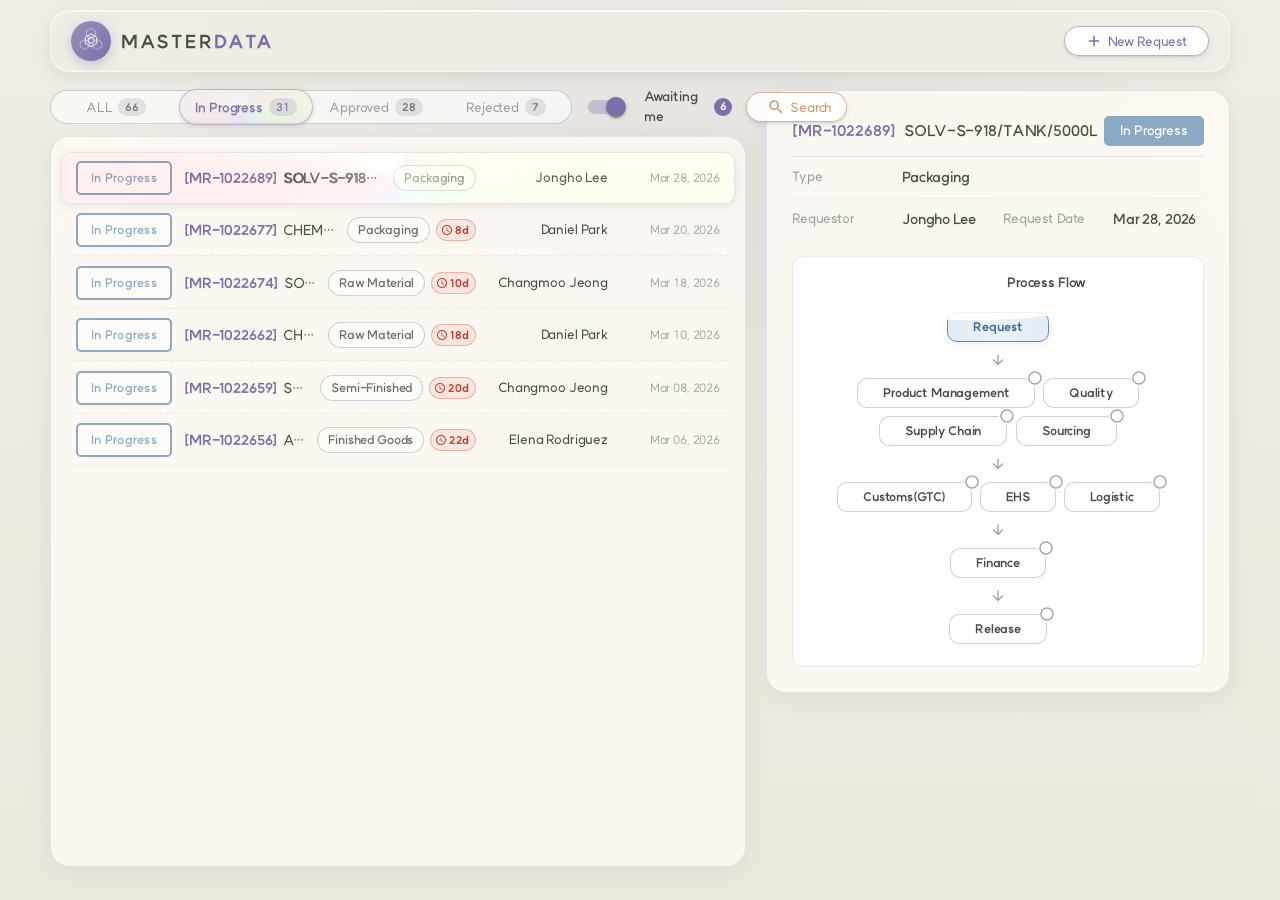
<file: index.html>
<!DOCTYPE html>
<html lang="ko">
<head>
<meta charset="UTF-8">
<meta name="viewport" content="width=device-width, initial-scale=1.0">
<title>Master Data — Overview</title>

<link rel="stylesheet" href="https://cdnjs.cloudflare.com/ajax/libs/materialize/1.0.0/css/materialize.min.css">
<link rel="stylesheet" href="https://fonts.googleapis.com/icon?family=Material+Icons">
<link rel="stylesheet" href="https://cdnjs.cloudflare.com/ajax/libs/animate.css/4.1.1/animate.min.css">
<link rel="icon" type="image/svg+xml" href="favicon.svg">
<link rel="stylesheet" href="css/common.css">
</head>
<body>

<div class="splash" id="splash">
  <div class="splash-logo">
    <svg viewBox="0 0 40 40" fill="none">
      <defs><linearGradient id="splGrad" x1="0%" y1="0%" x2="100%" y2="100%"><stop offset="0%" stop-color="#fff" stop-opacity="1"/><stop offset="100%" stop-color="#d8d0e8" stop-opacity="0.9"/></linearGradient></defs>
      <polygon class="hex" points="20,10 28,14.5 28,23.5 20,28 12,23.5 12,14.5"/>
      <polygon class="hex-fill hex-a" points="20,10 28,14.5 28,23.5 20,28 12,23.5 12,14.5" fill="#fff"/>
      <polygon class="hex" points="20,2 26.5,5.8 26.5,12.2 20,16 13.5,12.2 13.5,5.8"/>
      <polygon class="hex-fill hex-b" points="20,2 26.5,5.8 26.5,12.2 20,16 13.5,12.2 13.5,5.8" fill="#D4CC82"/>
      <polygon class="hex" points="29,18 35.5,21.8 35.5,28.2 29,32 22.5,28.2 22.5,21.8"/>
      <polygon class="hex-fill hex-c" points="29,18 35.5,21.8 35.5,28.2 29,32 22.5,28.2 22.5,21.8" fill="#8BA8C4"/>
      <polygon class="hex" points="11,18 17.5,21.8 17.5,28.2 11,32 4.5,28.2 4.5,21.8"/>
      <polygon class="hex-fill hex-b" points="11,18 17.5,21.8 17.5,28.2 11,32 4.5,28.2 4.5,21.8" fill="#A8C8B4"/>
      <polygon class="hex-core-ring" points="20,10 28,14.5 28,23.5 20,28 12,23.5 12,14.5"/>
      <circle cx="20" cy="19" r="5" fill="url(#splGrad)" opacity="0.95"/>
      <circle cx="20" cy="19" r="3" fill="#7E6FA8" opacity="0.9"/>
      <circle cx="18.5" cy="17.5" r="1.3" fill="#fff" opacity="0.45"/>
      <circle class="hex-dot hex-dot-1" cx="20" cy="10" r="1.2"/>
      <circle class="hex-dot hex-dot-2" cx="28" cy="14.5" r="1.2"/>
      <circle class="hex-dot hex-dot-3" cx="28" cy="23.5" r="1.2"/>
      <circle class="hex-dot hex-dot-4" cx="12" cy="14.5" r="1.2"/>
      <circle class="hex-dot hex-dot-5" cx="12" cy="23.5" r="1.2"/>
    </svg>
  </div>
  <div class="splash-text">
    <div class="splash-title">MASTER<span>DATA</span></div>
    <div class="splash-status">Loading data…</div>
  </div>
  <div class="splash-bar"><div class="splash-bar-fill"></div></div>
</div>

<header class="app-header">
  <div class="app-header-inner">
    <div class="app-title">
      <div class="app-logo">
        <svg viewBox="0 0 40 40" fill="none" xmlns="http://www.w3.org/2000/svg">
          <defs>
            <linearGradient id="coreGrad" x1="0%" y1="0%" x2="100%" y2="100%">
              <stop offset="0%" stop-color="#fff" stop-opacity="1"/>
              <stop offset="100%" stop-color="#d8d0e8" stop-opacity="0.9"/>
            </linearGradient>
          </defs>
          <!-- 중앙 큰 육각형 -->
          <polygon class="hex" points="20,10 28,14.5 28,23.5 20,28 12,23.5 12,14.5"/>
          <polygon class="hex-fill hex-a" points="20,10 28,14.5 28,23.5 20,28 12,23.5 12,14.5" fill="#fff"/>
          <!-- 상단 셀 (원료 Violet) -->
          <polygon class="hex" points="20,2 26.5,5.8 26.5,12.2 20,16 13.5,12.2 13.5,5.8"/>
          <polygon class="hex-fill hex-b" points="20,2 26.5,5.8 26.5,12.2 20,16 13.5,12.2 13.5,5.8" fill="#D4CC82"/>
          <!-- 우하 셀 (제품 Baltic Sea) -->
          <polygon class="hex" points="29,18 35.5,21.8 35.5,28.2 29,32 22.5,28.2 22.5,21.8"/>
          <polygon class="hex-fill hex-c" points="29,18 35.5,21.8 35.5,28.2 29,32 22.5,28.2 22.5,21.8" fill="#8BA8C4"/>
          <!-- 좌하 셀 (거래처 Veiled Vista) -->
          <polygon class="hex" points="11,18 17.5,21.8 17.5,28.2 11,32 4.5,28.2 4.5,21.8"/>
          <polygon class="hex-fill hex-b" points="11,18 17.5,21.8 17.5,28.2 11,32 4.5,28.2 4.5,21.8" fill="#A8C8B4"/>
          <!-- 중앙 코어 링 -->
          <polygon class="hex-core-ring" points="20,10 28,14.5 28,23.5 20,28 12,23.5 12,14.5"/>
          <!-- 중앙 코어 -->
          <circle cx="20" cy="19" r="5" fill="url(#coreGrad)" opacity="0.95"/>
          <circle cx="20" cy="19" r="3" fill="#7E6FA8" opacity="0.9"/>
          <circle cx="18.5" cy="17.5" r="1.3" fill="#fff" opacity="0.45"/>
          <!-- 꼭짓점 데이터 dots -->
          <circle class="hex-dot hex-dot-1" cx="20" cy="10" r="1.2"/>
          <circle class="hex-dot hex-dot-2" cx="28" cy="14.5" r="1.2"/>
          <circle class="hex-dot hex-dot-3" cx="28" cy="23.5" r="1.2"/>
          <circle class="hex-dot hex-dot-4" cx="12" cy="14.5" r="1.2"/>
          <circle class="hex-dot hex-dot-5" cx="12" cy="23.5" r="1.2"/>
        </svg>
      </div>
      <span class="app-name">MASTER<span class="app-name-accent">DATA</span></span>
    </div>
    <div class="app-actions">
      <a href="#newReqModal" class="hBtn hViolet waves-effect modal-trigger"><i class="material-icons left">add</i><span class="label">New Request</span></a>
    </div>
  </div>
</header>

<main class="app-main">

  <article class="mr-layout">
    <!-- 좌: 리스트 -->
    <div class="mr-left">
      <div class="mr-left-head">
        <div class="apple-tab" id="appleTab">
          <ul>
            <li class="waves-effect" data-filter="all">ALL<span class="tab-count" data-count="all"></span></li>
            <li class="waves-effect on" data-filter="inprogress">In Progress<span class="tab-count" data-count="inprogress"></span></li>
            <li class="waves-effect" data-filter="approved">Approved<span class="tab-count" data-count="approved"></span></li>
            <li class="waves-effect" data-filter="rejected">Rejected<span class="tab-count" data-count="rejected"></span></li>
            <div class="tab-bg" style="left:0;"></div>
          </ul>
        </div>
        <div class="mr-head-actions">
          <div class="switch mine-switch">
            <label>
              <input type="checkbox" id="mineOnly">
              <span class="lever"></span>
              <span class="mine-switch-label">Awaiting me<span class="mine-switch-count" id="mineCount">0</span></span>
            </label>
          </div>
          <a href="#searchModal" class="hBtn hOrange waves-effect modal-trigger"><i class="material-icons">search</i><span class="label">Search</span></a>
        </div>
      </div>
      <section class="mr-list-wrap">
        <ul class="mr-list hScroll" id="mrList"></ul>
      </section>
    </div>
    <!-- 우: 써머리 카드 -->
    <div class="mr-right">
      <div class="mr-detail-card" id="mrDetail">
        <div class="mr-detail-head">
          <div class="mr-detail-title">
            <div class="mr-detail-title-wrap" id="dtLink">
              <span class="mr-detail-id" id="dtId">[MR-1022610]</span>
              <span class="mr-detail-desc" id="dtDesc">DESC-L-054/DRUM/254KG</span>
            </div>
          </div>
          <span class="mr-status st-approved" id="dtStatus">Approved</span>
        </div>
        <div class="mr-detail-info">
          <div class="info-row info-row-split"><span class="info-label">Type</span><span class="info-val" id="dtStep" style="grid-column: 2 / 5;">FERT</span></div>
          <div class="info-row info-row-split">
            <span class="info-label">Requestor</span><span class="info-val" id="dtPerson">Maya Sakamoto</span>
            <span class="info-label">Request Date</span><span class="info-val" id="dtDate">24-12-2025</span>
          </div>
        </div>
        <div class="mr-process-section" id="mrProcess">
          <div class="mr-process-head">
            <i class="material-icons">account_tree</i>
            <span>Process Flow</span>
          </div>
          <div class="mr-process-flow" id="mrProcessFlow"></div>
        </div>
      </div>
    </div>
  </article>

</main>

<!-- New Request 모달 (멀티스텝) -->
<div id="newReqModal" class="modal search-modal">
  <div class="modal-header">
    <h5><i class="material-icons">add</i><span id="nrTitle">New Request</span></h5>
    <div class="nr-indicator" id="nrIndicator">
      <span class="nr-dot active" data-s="1">1</span>
      <span class="nr-line"></span>
      <span class="nr-dot" data-s="2">2</span>
      <span class="nr-line nr-step3-el" style="display:none;"></span>
      <span class="nr-dot nr-step3-el" data-s="3" style="display:none;">3</span>
    </div>
    <a href="javascript:;" class="modal-close"><i class="material-icons">close</i></a>
  </div>
  <div class="nr-breadcrumb" id="nrBreadcrumb"></div>
  <div class="nr-steps">
    <!-- Step 1: 카테고리 -->
    <div class="nr-step active" data-step="1">
      <div class="step-cards nr-pad nr-cards-6">
        <div class="step-card waves-effect" data-type="Raw Material" data-kind="material">
          <i class="material-icons">biotech</i>
          <span class="step-card-title">Raw Material</span>
        </div>
        <div class="step-card waves-effect" data-type="Packaging" data-kind="material">
          <i class="material-icons">archive</i>
          <span class="step-card-title">Packaging</span>
        </div>
        <div class="step-card waves-effect" data-type="Finished Goods" data-kind="material">
          <i class="material-icons">category</i>
          <span class="step-card-title">Finished Goods</span>
        </div>
        <div class="step-card waves-effect" data-type="Semi-Finished" data-kind="material">
          <i class="material-icons">settings_suggest</i>
          <span class="step-card-title">Semi-Finished</span>
        </div>
        <div class="step-card waves-effect" data-type="Customer" data-kind="customer">
          <i class="material-icons">storefront</i>
          <span class="step-card-title">Customer</span>
        </div>
        <div class="step-card waves-effect" data-type="Vendor" data-kind="vendor">
          <i class="material-icons">local_shipping</i>
          <span class="step-card-title">Vendor</span>
        </div>
      </div>
    </div>
    <!-- Step 2: 서브타입 (Material) -->
    <div class="nr-step" data-step="2">
      <!-- Material subtypes -->
      <div class="subtype-list nr-pad nr-sub-material">
        <div class="subtype-item waves-effect" data-sub="new">
          <div class="subtype-head"><span class="subtype-num">1</span><span class="subtype-name">New Code Creation</span></div>
          <p class="subtype-desc">Create a new <span class="material-noun">raw material</span> code for new product development or material substitution (Technical), and for cost reduction purposes (Procurement).</p>
        </div>
        <div class="subtype-item waves-effect" data-sub="plant">
          <div class="subtype-head"><span class="subtype-num">2</span><span class="subtype-name">Add Plant</span></div>
          <p class="subtype-desc">Extend an existing <span class="material-noun">raw material</span> to additional production plants so that it can be used across different business units.</p>
        </div>
        <div class="subtype-item waves-effect" data-sub="packing">
          <div class="subtype-head"><span class="subtype-num">3</span><span class="subtype-name">Add Packing Size</span></div>
          <p class="subtype-desc">Create a new packing size option for an existing <span class="material-noun">raw material</span> to support procurement in different packaging units.</p>
        </div>
        <div class="subtype-item waves-effect" data-sub="reactivation">
          <div class="subtype-head"><span class="subtype-num">4</span><span class="subtype-name">Reactivation</span></div>
          <p class="subtype-desc">Re-activate inactive (unused) <span class="material-noun">raw material</span> codes for reuse.</p>
        </div>
      </div>
      <!-- Customer/Vendor subtypes -->
      <div class="subtype-list nr-pad nr-sub-cv" style="display:none;">
        <div class="subtype-item waves-effect" data-sub="newCust">
          <div class="subtype-head"><span class="subtype-num">1</span><span class="subtype-name">New Registration</span></div>
          <p class="subtype-desc">Register a new <span class="cv-noun">customer/vendor</span> account — Sold-to / Bill-to / Ship-to / Payer or vendor partner with full master data set up across Sales Area, Company Code and Partner Functions.</p>
        </div>
        <div class="subtype-item waves-effect" data-sub="custChange">
          <div class="subtype-head"><span class="subtype-num">2</span><span class="subtype-name"><span class="cv-noun-cap">Customer</span> Change</span></div>
          <p class="subtype-desc">Modify existing master data — General info, Sales Area, Company Code, Partner Functions, Contact Persons, Bank, Tax / VAT, Legal Control, or Unloading Points.</p>
        </div>
        <div class="subtype-item waves-effect" data-sub="tradingBlock">
          <div class="subtype-head"><span class="subtype-num">3</span><span class="subtype-name">Trading Block</span></div>
          <p class="subtype-desc">Block sales / billing / delivery activities for an existing <span class="cv-noun">customer/vendor</span> due to credit, compliance or business reasons.</p>
        </div>
      </div>
      <div class="modal-footer">
        <a href="javascript:;" class="hBtn hGrey waves-effect" id="btnSubTypeBack"><i class="material-icons">arrow_back</i><span class="label">Back</span></a>
      </div>
    </div>
    <!-- Step 3: Base Material 검색 / Change 영역 선택 / Trading Block 거래처 검색 -->
    <div class="nr-step" data-step="3">
      <!-- 3a. Base Material 검색 (Material) -->
      <div class="nr-pad nr-step3-material">
        <div class="base-search-bar">
          <i class="material-icons">search</i>
          <input type="text" class="browser-default" id="baseMtlSearch" placeholder="Search by code or name...">
        </div>
        <ul class="base-mtl-list" id="baseMtlList"></ul>
      </div>
      <!-- 3b. Customer Change 영역 선택 (다중) -->
      <div class="nr-pad nr-step3-change" style="display:none;">
        <div class="cv-step3-intro">
          <i class="material-icons">tune</i>
          <div>
            <div class="cv-step3-title">Select areas to change</div>
            <div class="cv-step3-desc">Choose one or more master data areas you want to update. Approval routing adjusts to the selected areas.</div>
          </div>
        </div>
        <div class="cv-area-grid" id="cvAreaGrid">
          <label class="cv-area-chip"><input type="checkbox" value="General"><span class="cv-chip-box"><span>General</span></span></label>
          <label class="cv-area-chip"><input type="checkbox" value="Sales Area"><span class="cv-chip-box"><span>Sales Area</span></span></label>
          <label class="cv-area-chip"><input type="checkbox" value="Company Code"><span class="cv-chip-box"><span>Company Code</span></span></label>
          <label class="cv-area-chip"><input type="checkbox" value="Partner Func"><span class="cv-chip-box"><span>Partner Func</span></span></label>
          <label class="cv-area-chip"><input type="checkbox" value="Contact Persons"><span class="cv-chip-box"><span>Contact Persons</span></span></label>
          <label class="cv-area-chip"><input type="checkbox" value="Bank"><span class="cv-chip-box"><span>Bank</span></span></label>
          <label class="cv-area-chip"><input type="checkbox" value="Tax ID"><span class="cv-chip-box"><span>Tax ID</span></span></label>
          <label class="cv-area-chip"><input type="checkbox" value="VAT Reg"><span class="cv-chip-box"><span>VAT Reg</span></span></label>
          <label class="cv-area-chip"><input type="checkbox" value="Legal Ctrl"><span class="cv-chip-box"><span>Legal Ctrl</span></span></label>
          <label class="cv-area-chip"><input type="checkbox" value="Unload"><span class="cv-chip-box"><span>Unload</span></span></label>
        </div>
      </div>
      <!-- 3c. Trading Block 거래처 검색 -->
      <div class="nr-pad nr-step3-block" style="display:none;">
        <div class="base-search-bar">
          <i class="material-icons">search</i>
          <input type="text" class="browser-default" id="cvPartySearch" placeholder="Search by code, name or country...">
        </div>
        <ul class="base-mtl-list" id="cvPartyList"></ul>
      </div>
      <div class="modal-footer">
        <a href="javascript:;" class="hBtn hGrey waves-effect" id="btnBaseMtlBack"><i class="material-icons">arrow_back</i><span class="label">Back</span></a>
        <a href="javascript:;" class="hBtn hBlue waves-effect" id="btnBaseMtlCreate"><i class="material-icons">check</i><span class="label">Create</span></a>
      </div>
    </div>
  </div>
</div>

<!-- 프로세스 맵 툴팁 -->
<div class="process-map" id="processMap">
  <div class="pm-header">
    <i class="material-icons">account_tree</i>
    <span class="pm-title" id="pmTitle">Process Flow</span>
  </div>
  <div class="pm-flow" id="pmFlow"></div>
</div>

<!-- 검색 모달 -->
<div id="searchModal" class="modal search-modal">
  <div class="modal-header">
    <h5><i class="material-icons">search</i>Search</h5>
    <a href="javascript:;" class="modal-close"><i class="material-icons">close</i></a>
  </div>
  <div class="modal-content">
    <div class="search-field">
      <label>MR No.</label>
      <div class="aniInput">
        <input type="text" class="browser-default" id="sMrId" placeholder="MR-1022610">
        <span class="focus-border"></span>
      </div>
    </div>
    <div class="search-field">
      <label>Description</label>
      <div class="aniInput">
        <input type="text" class="browser-default" id="sDesc" placeholder="DESC-L-054">
        <span class="focus-border"></span>
      </div>
    </div>
    <div class="search-field">
      <label>Type</label>
      <select id="sStep">
        <option value="">All</option>
        <option value="Finished Goods">Finished Goods</option>
        <option value="Raw Material">Raw Material</option>
        <option value="Packaging">Packaging</option>
        <option value="Semi-Finished">Semi-Finished</option>
      </select>
    </div>
    <div class="search-field">
      <label>Status</label>
      <select id="sStatus">
        <option value="">All</option>
        <option value="approved">Approved</option>
        <option value="inprogress">In Progress</option>
        <option value="rejected">Rejected</option>
      </select>
    </div>
    <div class="search-field">
      <label>Requestor</label>
      <div class="aniInput">
        <input type="text" class="browser-default" id="sPerson" placeholder="Maya Sakamoto">
        <span class="focus-border"></span>
      </div>
    </div>
  </div>
  <div class="modal-footer">
    <a href="javascript:;" class="hBtn hGrey waves-effect" id="btnSearchReset"><i class="material-icons">refresh</i><span class="label">Reset</span></a>
    <a href="javascript:;" class="hBtn hBlue waves-effect" id="btnSearchApply"><i class="material-icons">search</i><span class="label">Apply</span></a>
  </div>
</div>

<script src="https://cdnjs.cloudflare.com/ajax/libs/jquery/3.3.1/jquery.min.js"></script>
<script src="https://cdnjs.cloudflare.com/ajax/libs/materialize/1.0.0/js/materialize.min.js"></script>
<script src="js/data.js?v=2"></script>
<script src="js/customer-data.js?v=2"></script>
<script src="js/common.js?v=2"></script>
<script>
  const statusLabel = { approved:'Approved', inprogress:'In Progress', rejected:'Rejected' };

  /* ===== Customer/Vendor 분류 (crList 항목별) ===== */
  const VENDOR_IDS = new Set(['CR-20260407']); // Momentive SG Pte / Intercompany

  /* ===== crList → mrList 호환 형식으로 normalize ===== */
  /* customer date: '01-04-2026 09:15 AM' → 'Apr 01, 2026' (mrList 포맷과 통일) */
  const MMM = ['Jan','Feb','Mar','Apr','May','Jun','Jul','Aug','Sep','Oct','Nov','Dec'];
  function normCustDate(s) {
    if (!s) return '';
    const m = s.match(/^(\d{2})-(\d{2})-(\d{4})/);
    if (!m) return s;
    const [, dd, mm, yyyy] = m;
    return `${MMM[Number(mm) - 1]} ${dd}, ${yyyy}`;
  }
  const customerItems = (typeof crList !== 'undefined' ? crList : []).map(cr => ({
    id: cr.id,
    desc: cr.desc,
    step: VENDOR_IDS.has(cr.id) ? 'Vendor' : 'Customer',
    sub: cr.sub,
    cat: cr.cat,
    status: cr.status,
    currentNode: cr.currentNode,
    person: cr.person,
    date: normCustDate(cr.date),
    areas: cr.areas || [],     // sub-area scope for partial-change requests
    kind: 'customer',          // 'material' | 'customer' (분기용 내부 플래그)
  }));
  /* 기존 mrList 항목엔 kind='material' 부여 */
  mrList.forEach(m => { m.kind = 'material'; });
  /* 통합 */
  Array.prototype.push.apply(mrList, customerItems);

  /* 날짜 desc 정렬 (최신순) — 'Nov 05, 2025' / 'Apr 01, 2026' 모두 처리 */
  function parseMrDate(s) {
    const t = Date.parse(s);
    return isNaN(t) ? 0 : t;
  }
  mrList.sort((a, b) => parseMrDate(b.date) - parseMrDate(a.date));

  /* 탭 카운트 채우기 */
  const ME = 'Jongho Lee';
  const counts = { all: mrList.length, mine: 0, approved: 0, inprogress: 0, rejected: 0 };
  mrList.forEach(m => {
    counts[m.status]++;
    if (isAwaitingMe(m, ME)) counts.mine++;
  });
  Object.entries(counts).forEach(([k, v]) => {
    const el = document.querySelector(`.tab-count[data-count="${k}"]`);
    if (el) el.textContent = v;
  });

  /* SLA 경과일 계산 — inprogress만 체크 */
  const TODAY = new Date('2026-03-28');
  const SLA_DAYS = 7;
  function daysSince(dateStr) {
    const d = new Date(dateStr);
    if (isNaN(d)) return 0;
    return Math.floor((TODAY - d) / 86400000);
  }
  function overdueHtml(mr) {
    if (mr.status !== 'inprogress') return '';
    const days = daysSince(mr.date);
    if (days <= SLA_DAYS) return '';
    return `<span class="mr-overdue" title="In progress for ${days} days (SLA ${SLA_DAYS}d)"><i class="material-icons">schedule</i>${days}d</span>`;
  }

  /* 리스트 렌더 */
  document.getElementById('mrList').innerHTML = mrList.map((mr, i) => `
    <li class="mr-item mr-${mr.status}${isAwaitingMe(mr, ME) ? ' mr-mine' : ''}${mr.status === 'inprogress' && daysSince(mr.date) > SLA_DAYS ? ' mr-overdue-row' : ''} waves-effect animate__animated animate__flipInX${i === 0 ? ' on' : ''}" data-idx="${i}" style="animation-delay:${i * 0.03}s;">
      <span class="mr-status-pill st-${mr.status}">${statusLabel[mr.status]}</span>
      <div class="mr-title-wrap" data-href="${mr.kind === 'customer' ? 'detail.html?kind=customer&cat=' + encodeURIComponent(mr.cat || '') + '&sub=' + mr.sub + '&id=' + encodeURIComponent(mr.id) + (mr.currentNode ? '&currentNode=' + encodeURIComponent(mr.currentNode) : '') + '&status=' + mr.status + '&person=' + encodeURIComponent(mr.person) + '&date=' + encodeURIComponent(mr.date) + '&desc=' + encodeURIComponent(mr.desc) + ((mr.areas && mr.areas.length) ? '&areas=' + encodeURIComponent(mr.areas.join(',')) : '') : 'detail.html?id=' + encodeURIComponent(mr.id) + '&type=' + encodeURIComponent(mr.step) + '&sub=' + mr.sub + (mr.currentNode ? '&currentNode=' + encodeURIComponent(mr.currentNode) : '') + '&status=' + mr.status + '&person=' + encodeURIComponent(mr.person) + '&date=' + encodeURIComponent(mr.date) + '&desc=' + encodeURIComponent(mr.desc)}">
        <span class="mr-id">[${mr.id}]</span>
        <span class="mr-desc">${mr.desc}</span>
      </div>
      <div class="mr-step-wrap">
        <span class="mr-step">${mr.step}</span>
        ${overdueHtml(mr)}
      </div>
      <span class="mr-person">${mr.person}</span>
      <span class="mr-date">${mr.date}</span>
    </li>
  `).join('');

  /* awaitingMe 동적 판정 — 현재 활성 노드의 담당자가 ME면 true */
  function isAwaitingMe(mr, me) {
    if (mr.status !== 'inprogress' || !mr.currentNode) return false;
    const isCust = mr.kind === 'customer';
    const pMap = isCust ? customerPersonMap : personMap;
    return pMap[mr.currentNode] && pMap[mr.currentNode].name === me;
  }

  /* currentNode + status → 각 노드 상태 계산.
     같은 row 안의 다른 노드는 done 처리(병렬 단계에서 본인만 남아 처리 중인 표현). */
  function calcNodeStates(flow, currentNode, status) {
    const steps = [];
    flow.nodes.forEach(n => {
      if (n.type === 'node') steps.push({ type:'node', items:[n.label] });
      else if (n.type === 'row') steps.push({ type:'row', items:[...n.items] });
    });

    if (status === 'approved') {
      const states = {};
      steps.forEach(s => s.items.forEach(label => states[label] = 'done'));
      return states;
    }

    /* currentNode 미지정 → 첫 step current로 fallback */
    let activeStepIdx = steps.findIndex(s => s.items.includes(currentNode));
    if (activeStepIdx === -1) activeStepIdx = 0;
    const states = {};
    const curState = (status === 'rejected') ? 'rejected' : 'current';
    steps.forEach((step, si) => {
      if (si < activeStepIdx) {
        step.items.forEach(label => states[label] = 'done');
      } else if (si === activeStepIdx) {
        step.items.forEach(label => {
          if (currentNode && label !== currentNode) states[label] = 'done';
          else states[label] = curState;
        });
      } else {
        step.items.forEach(label => states[label] = 'pending');
      }
    });
    return states;
  }

  function renderListProcess(sub, currentNode, status, kind, step) {
    const isCust = kind === 'customer';
    const isFG = step === 'Finished Goods' || step === 'Semi-Finished';
    const flowMap = isCust ? customerFlows : processFlows;
    const pMap    = isCust ? customerPersonMap : personMap;
    const flow = (!isCust && isFG) ? finishedGoodsFlow : (flowMap[sub] || flowMap['new'] || flowMap['newCust']);
    const container = document.getElementById('mrProcessFlow');
    const states = calcNodeStates(flow, currentNode, status);

    function nodeHtml(label, st, hlClass) {
      const ico = st === 'done' ? 'check_circle' : st === 'rejected' ? 'cancel' : st === 'current' ? 'play_circle' : 'radio_button_unchecked';
      const p = pMap[label] || {};
      const tipParts = [];
      if (p.name) tipParts.push(p.name);
      if (st === 'done' && p.date) tipParts.push(p.date);
      const tipClass = tipParts.length ? ' tooltipped' : '';
      const tipAttr = tipParts.length ? ` data-position="top" data-tooltip="${tipParts.join(' · ')}"` : '';
      return `<div class="pm-vnode ${st}${hlClass || ''}${tipClass}"${tipAttr}>
        <div class="pm-vnode-content">
          <span class="pm-vnode-label">${label}</span>
        </div>
        <i class="material-icons pm-node-ico">${ico}</i>
      </div>`;
    }

    let html = '<div class="pm-flow-vertical">';
    flow.nodes.forEach(node => {
      if (node.type === 'arrow') {
        html += '<div class="pm-varrow"><i class="material-icons">arrow_downward</i></div>';
      } else if (node.type === 'node') {
        const st = states[node.label] || 'pending';
        html += nodeHtml(node.label, st, (node.hl && st === 'done') ? ' pm-hl' : '');
      } else if (node.type === 'row') {
        html += '<div class="pm-vrow">';
        node.items.forEach(item => {
          html += nodeHtml(item, states[item] || 'pending');
        });
        html += '</div>';
      }
    });
    html += '</div>';
    container.innerHTML = html;
    /* 기존 tooltip DOM/instance 정리 후 재생성 */
    document.querySelectorAll('.material-tooltip').forEach(el => el.remove());
    M.Tooltip.init(container.querySelectorAll('.tooltipped'));

    /* 순차 flipInX 등장 — 노드/화살표 단위로 (row 자체엔 적용 X, row 안의 노드들이 개별 등장) */
    const items = container.querySelectorAll('.pm-vnode, .pm-varrow');
    items.forEach((el, i) => {
      el.style.animationDelay = (i * 0.06) + 's';
      el.classList.add('animate__animated', 'animate__flipInX');
    });
  }

  /* 리스트 영역 빛반사 마우스 추적 */
  document.querySelector('.mr-list-wrap').addEventListener('mousemove', (e) => {
    const wrap = e.currentTarget;
    const r = wrap.getBoundingClientRect();
    wrap.style.setProperty('--lw-gx', ((e.clientX - r.left) / r.width) * 100 + '%');
    wrap.style.setProperty('--lw-gy', ((e.clientY - r.top) / r.height) * 100 + '%');
  });

  /* 써머리 카드 빛반사 마우스 추적 */
  document.getElementById('mrDetail').addEventListener('mousemove', (e) => {
    const card = e.currentTarget;
    const r = card.getBoundingClientRect();
    card.style.setProperty('--dc-gx', ((e.clientX - r.left) / r.width) * 100 + '%');
    card.style.setProperty('--dc-gy', ((e.clientY - r.top) / r.height) * 100 + '%');
    const node = e.target.closest('.pm-vnode');
    if (node) {
      const rect = node.getBoundingClientRect();
      node.style.setProperty('--pm-gx', ((e.clientX - rect.left) / rect.width) * 100 + '%');
      node.style.setProperty('--pm-gy', ((e.clientY - rect.top) / rect.height) * 100 + '%');
    }
  });

  /* 써머리 카드 업데이트 */
  function showDetail(idx) {
    const mr = mrList[idx];
    const card = document.getElementById('mrDetail');

    const cnPart = mr.currentNode ? '&currentNode=' + encodeURIComponent(mr.currentNode) : '';
    const detailUrl = mr.kind === 'customer'
      ? 'detail.html?kind=customer&cat=' + encodeURIComponent(mr.cat || '') + '&sub=' + mr.sub + '&id=' + encodeURIComponent(mr.id) + cnPart + '&status=' + mr.status + '&person=' + encodeURIComponent(mr.person) + '&date=' + encodeURIComponent(mr.date) + '&desc=' + encodeURIComponent(mr.desc) + ((mr.areas && mr.areas.length) ? '&areas=' + encodeURIComponent(mr.areas.join(',')) : '')
      : 'detail.html?id=' + encodeURIComponent(mr.id) + '&type=' + encodeURIComponent(mr.step) + '&sub=' + mr.sub + cnPart + '&status=' + mr.status + '&person=' + encodeURIComponent(mr.person) + '&date=' + encodeURIComponent(mr.date) + '&desc=' + encodeURIComponent(mr.desc);
    document.getElementById('dtId').textContent = '[' + mr.id + ']';
    document.getElementById('dtDesc').textContent = mr.desc;
    document.getElementById('dtLink').dataset.href = detailUrl;
    document.getElementById('dtStep').textContent = mr.step;
    document.getElementById('dtPerson').textContent = mr.person;
    document.getElementById('dtDate').textContent = mr.date;

    const stEl = document.getElementById('dtStatus');
    stEl.textContent = statusLabel[mr.status];
    stEl.className = 'mr-status st-' + mr.status;

    card.className = 'mr-detail-card mr-' + mr.status;

    renderListProcess(mr.sub, mr.currentNode, mr.status, mr.kind, mr.step);
  }

  /* 리스트 클릭 이벤트 */
  document.getElementById('mrList').addEventListener('click', (e) => {
    const li = e.target.closest('.mr-item');
    if (!li) return;
    document.querySelectorAll('.mr-item').forEach(el => el.classList.remove('on'));
    li.classList.add('on');
    showDetail(Number(li.dataset.idx));
  });

  /* 모달 초기화 */
  document.addEventListener('DOMContentLoaded', () => {
    M.FormSelect.init(document.querySelectorAll('select'));
    M.Modal.init(document.querySelectorAll('.modal'), {
      onOpenStart: (el) => {
        document.querySelector('.app-header').classList.add('content-blur');
        document.querySelector('.app-main').classList.add('content-blur');
        if (el.id === 'newReqModal') resetWizard();
      },
      onCloseStart: () => {
        document.querySelector('.app-header').classList.remove('content-blur');
        document.querySelector('.app-main').classList.remove('content-blur');
      },
      onCloseComplete: (el) => {
        if (el.id === 'newReqModal') resetWizard();
      }
    });
  });

  function filterList() {
    const sId = document.getElementById('sMrId').value.toLowerCase();
    const sDesc = document.getElementById('sDesc').value.toLowerCase();
    const sStep = document.getElementById('sStep').value;
    const sStatus = document.getElementById('sStatus').value;
    const sPerson = document.getElementById('sPerson').value.toLowerCase();

    let delay = 0;
    document.querySelectorAll('.mr-item').forEach(li => {
      const idx = Number(li.dataset.idx);
      const mr = mrList[idx];
      const match =
        (!sId || mr.id.toLowerCase().includes(sId)) &&
        (!sDesc || mr.desc.toLowerCase().includes(sDesc)) &&
        (!sStep || mr.step === sStep) &&
        (!sStatus || mr.status === sStatus) &&
        (!sPerson || mr.person.toLowerCase().includes(sPerson));
      li.style.display = match ? '' : 'none';
      if (match) {
        li.classList.remove('animate__flipInX');
        void li.offsetWidth;
        li.style.animationDelay = (delay * 0.04) + 's';
        li.classList.add('animate__flipInX');
        delay++;
      }
    });
  }

  document.getElementById('btnSearchApply').addEventListener('click', () => {
    filterList();
    M.Modal.getInstance(document.getElementById('searchModal')).close();
  });

  document.getElementById('btnSearchReset').addEventListener('click', () => {
    document.getElementById('sMrId').value = '';
    document.getElementById('sDesc').value = '';
    document.getElementById('sStep').value = '';
    document.getElementById('sStatus').value = '';
    document.getElementById('sPerson').value = '';
    M.FormSelect.init(document.querySelectorAll('select'));
    document.querySelectorAll('.mr-item').forEach(li => li.style.display = '');
  });

  /* ===== New Request 멀티스텝 (싱글모달) ===== */
  let selectedType = '';
  let selectedKind = '';   // 'material' | 'customer' | 'vendor'
  let selectedSub = '';
  let selectedMtl = null;
  let currentStep = 1;

  const stepTitles = { 1: 'New Request', 2: '', 3: '' };

  function goToStep(from, to) {
    const steps = document.querySelectorAll('#newReqModal .nr-step');
    const fromEl = steps[from - 1];
    const toEl = steps[to - 1];
    const forward = to > from;

    /* 나가는 패널 */
    fromEl.classList.remove('active', 'slide-in-right', 'slide-in-left');
    fromEl.classList.add(forward ? 'slide-out-left' : 'slide-out-right');

    /* 들어오는 패널 */
    toEl.classList.remove('active', 'slide-out-left', 'slide-out-right');
    toEl.classList.add(forward ? 'slide-in-right' : 'slide-in-left');

    /* 높이 부드럽게 전환 */
    const container = document.querySelector('.nr-steps');
    container.style.height = fromEl.scrollHeight + 'px';
    requestAnimationFrame(() => {
      container.style.height = toEl.scrollHeight + 'px';
    });

    setTimeout(() => {
      fromEl.classList.remove('slide-out-left', 'slide-out-right');
      toEl.classList.remove('slide-in-right', 'slide-in-left');
      toEl.classList.add('active');
      container.style.height = '';
    }, 350);

    currentStep = to;
    updateStepUI(to);
  }

  let hasStep3 = false;

  function showStep3Indicator(show) {
    hasStep3 = show;
    document.querySelectorAll('.nr-step3-el').forEach(el => {
      el.style.display = show ? '' : 'none';
    });
  }

  function updateStepUI(step) {
    /* 타이틀 고정 */
    document.getElementById('nrTitle').textContent = 'New Request';

    /* 인디케이터 dots & lines */
    document.querySelectorAll('.nr-dot').forEach(dot => {
      const s = Number(dot.dataset.s);
      dot.classList.remove('active', 'done');
      if (s === step) dot.classList.add('active');
      else if (s < step) dot.classList.add('done');
    });
    const lines = document.querySelectorAll('.nr-indicator .nr-line');
    lines.forEach((line, i) => {
      line.classList.toggle('done', i + 1 < step);
    });

    /* 브레드크럼 */
    const bc = document.getElementById('nrBreadcrumb');
    if (step >= 2) {
      let html = '<span class="nr-crumb">' + selectedType + '</span>';
      if (step >= 3 && stepTitles[3]) {
        html += '<span class="nr-sep">›</span><span class="nr-crumb">' + stepTitles[3] + '</span>';
      }
      bc.innerHTML = html;
      bc.classList.add('show');
    } else {
      bc.innerHTML = '';
      bc.classList.remove('show');
    }
  }

  function resetWizard() {
    currentStep = 1;
    selectedType = '';
    selectedKind = '';
    selectedSub = '';
    selectedMtl = null;
    document.getElementById('baseMtlSearch').value = '';
    document.getElementById('cvPartySearch').value = '';
    document.querySelectorAll('#cvAreaGrid input').forEach(cb => cb.checked = false);
    /* Step 2/3 패널 기본 상태 복원 */
    document.querySelector('.nr-sub-material').style.display = '';
    document.querySelector('.nr-sub-cv').style.display = 'none';
    document.querySelector('.nr-step3-material').style.display = '';
    document.querySelector('.nr-step3-change').style.display = 'none';
    document.querySelector('.nr-step3-block').style.display = 'none';
    document.getElementById('newReqModal').classList.remove('modal-wide');
    document.getElementById('nrTitle').textContent = 'New Request';
    document.querySelectorAll('#newReqModal .nr-step').forEach((el, i) => {
      el.classList.remove('active', 'slide-in-right', 'slide-in-left', 'slide-out-left', 'slide-out-right');
      if (i === 0) el.classList.add('active');
    });
    document.querySelector('.nr-steps').style.height = '';
    showStep3Indicator(false);
    updateStepUI(1);
  }

  /* Step 1: 카테고리 선택 → Step 2 */
  document.querySelectorAll('.step-card').forEach(card => {
    card.addEventListener('click', () => {
      selectedType = card.dataset.type;
      selectedKind = card.dataset.kind || 'material';
      stepTitles[2] = selectedType;

      /* Customer/Vendor ↔ Material 서브타입 전환 */
      const isCv = selectedKind === 'customer' || selectedKind === 'vendor';
      document.querySelector('.nr-sub-material').style.display = isCv ? 'none' : '';
      document.querySelector('.nr-sub-cv').style.display = isCv ? '' : 'none';

      if (isCv) {
        const noun = selectedKind === 'customer' ? 'customer' : 'vendor';
        const nounCap = selectedKind === 'customer' ? 'Customer' : 'Vendor';
        document.querySelectorAll('.cv-noun').forEach(el => el.textContent = noun);
        document.querySelectorAll('.cv-noun-cap').forEach(el => el.textContent = nounCap);
      } else {
        /* Material 분기 — type 에 따라 sub-card description 의 noun 교체 */
        const isFGType = selectedType === 'Finished Goods' || selectedType === 'Semi-Finished';
        const matNoun = isFGType ? 'product' : 'raw material';
        document.querySelectorAll('.material-noun').forEach(el => el.textContent = matNoun);
      }

      goToStep(1, 2);
    });
  });

  /* Step 2: 서브타입 선택 → Step 3 or 바로 이동 */
  document.querySelectorAll('.subtype-item').forEach(item => {
    item.addEventListener('click', () => {
      selectedSub = item.dataset.sub;
      const isCv = selectedKind === 'customer' || selectedKind === 'vendor';

      if (!isCv) {
        /* ── Material 플로우 ── */
        if (selectedSub === 'new') {
          M.Modal.getInstance(document.getElementById('newReqModal')).close();
          window.location.href = 'detail.html?type=' + encodeURIComponent(selectedType) + '&sub=new';
          return;
        }
        const subName = item.querySelector('.subtype-name').textContent;
        stepTitles[3] = subName;
        showStep3Indicator(true);
        document.querySelector('.nr-step3-material').style.display = '';
        document.querySelector('.nr-step3-change').style.display = 'none';
        document.querySelector('.nr-step3-block').style.display = 'none';
        /* placeholder + 검색 데이터 source 가 type 별로 다름 (FG/SemiFG 는 product 검색) */
        const isFGType = selectedType === 'Finished Goods' || selectedType === 'Semi-Finished';
        document.getElementById('baseMtlSearch').placeholder = isFGType
          ? 'Search product by code or name...'
          : 'Search material by code or name...';
        renderBaseMtlList('');
        goToStep(2, 3);
      } else {
        /* ── Customer / Vendor 플로우 ── */
        if (selectedSub === 'newCust') {
          /* New Registration → Step 3 없이 바로 상세 (전체 탭) */
          M.Modal.getInstance(document.getElementById('newReqModal')).close();
          window.location.href = 'detail.html?kind=' + selectedKind + '&type=' + encodeURIComponent(selectedType) + '&sub=newCust';
          return;
        }
        const subName = item.querySelector('.subtype-name').textContent;
        stepTitles[3] = subName;
        showStep3Indicator(true);

        if (selectedSub === 'custChange') {
          /* Customer Change → 영역 선택 */
          document.querySelector('.nr-step3-material').style.display = 'none';
          document.querySelector('.nr-step3-change').style.display = '';
          document.querySelector('.nr-step3-block').style.display = 'none';
          document.getElementById('newReqModal').classList.add('modal-wide');
          /* 체크박스 초기화 */
          document.querySelectorAll('#cvAreaGrid input').forEach(cb => cb.checked = false);
        } else if (selectedSub === 'tradingBlock') {
          /* Trading Block → 거래처 검색 */
          document.querySelector('.nr-step3-material').style.display = 'none';
          document.querySelector('.nr-step3-change').style.display = 'none';
          document.querySelector('.nr-step3-block').style.display = '';
          document.getElementById('cvPartySearch').value = '';
          renderCvPartyList('');
        }
        goToStep(2, 3);
      }
    });
  });

  /* Step 2 → Back to Step 1 */
  document.getElementById('btnSubTypeBack').addEventListener('click', () => {
    goToStep(2, 1);
  });

  /* Step 3: CV 거래처 검색 (Trading Block) */
  function renderCvPartyList(keyword) {
    const kw = keyword.toLowerCase();
    const filtered = baseCustomers.filter(c =>
      !kw || c.cust.toLowerCase().includes(kw) || c.name.toLowerCase().includes(kw) || c.bizNo.toLowerCase().includes(kw) || c.country.toLowerCase().includes(kw)
    );
    document.getElementById('cvPartyList').innerHTML = filtered.length
      ? filtered.map(c => `
        <li data-code="${c.cust}" class="${selectedMtl === c.cust ? 'selected' : ''}">
          <span class="mtl-code">${c.cust}</span>
          <span class="mtl-name">${c.name} · ${c.country} · ${c.bizNo}</span>
          <span class="mtl-cat">${c.custGrp}</span>
        </li>
      `).join('')
      : '<li class="mtl-empty"><i class="material-icons">search_off</i>No results found</li>';
  }

  document.getElementById('cvPartySearch').addEventListener('input', (e) => {
    renderCvPartyList(e.target.value);
  });

  document.getElementById('cvPartyList').addEventListener('click', (e) => {
    const li = e.target.closest('li');
    if (!li || !li.dataset.code) return;
    selectedMtl = li.dataset.code;
    document.querySelectorAll('#cvPartyList li').forEach(el => el.classList.remove('selected'));
    li.classList.add('selected');
  });

  /* Step 3: Base Material 검색 */
  function renderBaseMtlList(keyword) {
    /* type 별 검색 source 분기 — FG/SemiFG 는 products(KCC FG mock), 그 외는 materials(원자재).
       FG 는 Parent 기준이라 우측 셀에 SKU 개수 뱃지, Material 은 카테고리(cat) 그대로 */
    const isFG = selectedType === 'Finished Goods' || selectedType === 'Semi-Finished';
    const dataSource = isFG ? products : materials;
    const kw = keyword.toLowerCase();
    const filtered = dataSource.filter(m =>
      !kw || m.code.toLowerCase().includes(kw) || m.name.toLowerCase().includes(kw)
    );
    document.getElementById('baseMtlList').innerHTML = filtered.length
      ? filtered.map(m => {
          const metaHtml = isFG
            ? (m.sku
                ? `<span class="mtl-sku-badge"><i class="material-icons">inventory_2</i>${m.sku} SKU${m.sku > 1 ? 's' : ''}</span>`
                : `<span class="mtl-cat">—</span>`)
            : `<span class="mtl-cat">${m.cat}</span>`;
          return `
        <li data-code="${m.code}" class="${selectedMtl === m.code ? 'selected' : ''}">
          <span class="mtl-code">${m.code}</span>
          <span class="mtl-name">${m.name}</span>
          ${metaHtml}
        </li>`;
        }).join('')
      : '<li class="mtl-empty"><i class="material-icons">search_off</i>No results found</li>';
  }

  document.getElementById('baseMtlSearch').addEventListener('input', (e) => {
    renderBaseMtlList(e.target.value);
  });

  document.getElementById('baseMtlList').addEventListener('click', (e) => {
    const li = e.target.closest('li');
    if (!li) return;
    selectedMtl = li.dataset.code;
    document.querySelectorAll('.base-mtl-list li').forEach(el => el.classList.remove('selected'));
    li.classList.add('selected');
  });

  /* Step 3 → Back to Step 2 */
  document.getElementById('btnBaseMtlBack').addEventListener('click', () => {
    selectedMtl = null;
    document.getElementById('baseMtlSearch').value = '';
    document.getElementById('newReqModal').classList.remove('modal-wide');
    goToStep(3, 2);
  });

  /* Step 3 → Create */
  document.getElementById('btnBaseMtlCreate').addEventListener('click', () => {
    const isCv = selectedKind === 'customer' || selectedKind === 'vendor';

    if (!isCv) {
      /* Material */
      if (!selectedMtl) {
        M.toast({html: 'Please select a base material'});
        return;
      }
      M.Modal.getInstance(document.getElementById('newReqModal')).close();
      window.location.href = 'detail.html?type=' + encodeURIComponent(selectedType) + '&mtl=' + encodeURIComponent(selectedMtl);
    } else if (selectedSub === 'custChange') {
      /* Customer/Vendor Change — 영역 선택 확인 */
      const checked = [...document.querySelectorAll('#cvAreaGrid input:checked')].map(el => el.value);
      if (checked.length === 0) {
        M.toast({html: 'Please select at least one area'});
        return;
      }
      M.Modal.getInstance(document.getElementById('newReqModal')).close();
      window.location.href = 'detail.html?kind=' + selectedKind + '&type=' + encodeURIComponent(selectedType) + '&sub=custChange&areas=' + encodeURIComponent(checked.join(','));
    } else if (selectedSub === 'tradingBlock') {
      /* Trading Block — 거래처 선택 확인 */
      if (!selectedMtl) {
        M.toast({html: 'Please select a ' + selectedKind});
        return;
      }
      M.Modal.getInstance(document.getElementById('newReqModal')).close();
      window.location.href = 'detail.html?kind=' + selectedKind + '&type=' + encodeURIComponent(selectedType) + '&sub=tradingBlock&party=' + encodeURIComponent(selectedMtl);
    }
  });

  /* 모달 글래스 — 로컬 마우스 추적 */
  document.querySelectorAll('.search-modal').forEach(modal => {
    modal.addEventListener('mousemove', (e) => {
      const rect = modal.getBoundingClientRect();
      const x = ((e.clientX - rect.left) / rect.width) * 100;
      const y = ((e.clientY - rect.top) / rect.height) * 100;
      modal.style.setProperty('--modal-gx', x + '%');
      modal.style.setProperty('--modal-gy', y + '%');
    });
  });

  showDetail(0);

  /* CV 서브타입 → customerFlows 키 매핑 (통합 위저드에서 간소화된 이름 대응) */
  const cvFlowKeyMap = { custChange:'newCust', tradingBlock:'blockUnblock' };

  function renderProcessMap(key) {
    const isCv = selectedKind === 'customer' || selectedKind === 'vendor';
    const isFG = selectedType === 'Finished Goods' || selectedType === 'Semi-Finished';
    const flowMap = isCv ? customerFlows : processFlows;
    const resolvedKey = isCv ? (cvFlowKeyMap[key] || key) : key;
    const flow = (!isCv && isFG) ? finishedGoodsFlow : flowMap[resolvedKey];
    if (!flow) return;
    document.getElementById('pmTitle').textContent = flow.title + (isCv ? ' — Approval Flow' : ' Process');
    document.getElementById('pmFlow').innerHTML = flow.nodes.map(n => {
      if (n.type === 'arrow') return '<div class="pm-arrow"></div>';
      if (n.type === 'row') return '<div class="pm-row">' + n.items.map(i => '<span class="pm-node">' + i + '</span>').join('') + '</div>';
      return '<div class="pm-node' + (n.hl ? ' highlight' : '') + '">' + n.label.replace(/\n/g, '<br>') + '</div>';
    }).join('');
  }

  function pmAnimateNodes() {
    const items = document.querySelectorAll('#pmFlow > .pm-node, #pmFlow > .pm-row, #pmFlow > .pm-arrow');
    items.forEach((el, i) => {
      el.classList.remove('pm-anim');
      setTimeout(() => el.classList.add('pm-anim'), i * 60);
    });
  }

  function pmResizeTo(pm) {
    /* 현재 고정 사이즈 해제 → auto로 자연 크기 측정 → 고정 사이즈 세팅 + 트랜지션 */
    pm.style.width = 'auto';
    pm.style.height = 'auto';
    const w = pm.offsetWidth;
    const h = pm.offsetHeight;
    /* 이전 사이즈가 있으면 그걸로 복원 후 트랜지션 */
    const prevW = pm.dataset.prevW;
    const prevH = pm.dataset.prevH;
    if (prevW && prevH) {
      pm.style.width = prevW + 'px';
      pm.style.height = prevH + 'px';
      /* force reflow */
      pm.offsetHeight;
      pm.style.width = w + 'px';
      pm.style.height = h + 'px';
    } else {
      pm.style.width = w + 'px';
      pm.style.height = h + 'px';
    }
    pm.dataset.prevW = w;
    pm.dataset.prevH = h;
  }

  /* subtype-item 호버 → 프로세스 맵 (사이즈 트랜지션 + flipY 순차 등장) */
  let pmHideTimer = null;
  let pmCurrentKey = null;
  document.querySelectorAll('.subtype-item').forEach(item => {
    item.addEventListener('mouseenter', (e) => {
      clearTimeout(pmHideTimer);
      pmHideTimer = null;
      const key = item.dataset.sub;
      const pm = document.getElementById('processMap');
      const modal = document.getElementById('newReqModal');
      const modalRect = modal.getBoundingClientRect();
      const isAlreadyVisible = pm.classList.contains('show');

      pm.style.left = (modalRect.right + 12) + 'px';
      pm.style.top = modalRect.top + 'px';

      if (pmCurrentKey !== key) {
        renderProcessMap(key);
        pmCurrentKey = key;

        if (isAlreadyVisible) {
          /* 이미 보이는 상태 → 사이즈만 트랜지션 + 노드 flipY */
          pmResizeTo(pm);
        } else {
          /* 처음 등장 → auto 사이즈 세팅 */
          pm.style.width = 'auto';
          pm.style.height = 'auto';
          const w = pm.offsetWidth;
          const h = pm.offsetHeight;
          pm.style.width = w + 'px';
          pm.style.height = h + 'px';
          pm.dataset.prevW = w;
          pm.dataset.prevH = h;
        }
        pmAnimateNodes();
      }

      pm.classList.add('show');
    });
    item.addEventListener('mouseleave', () => {
      clearTimeout(pmHideTimer);
      pmHideTimer = setTimeout(() => {
        const pm = document.getElementById('processMap');
        pm.classList.remove('show');
        pm.style.width = '';
        pm.style.height = '';
        delete pm.dataset.prevW;
        delete pm.dataset.prevH;
        pmCurrentKey = null;
        pmHideTimer = null;
      }, 250);
    });
  });

  /* subtype-item 글래스 + 틸트 */
  document.querySelectorAll('.subtype-item').forEach(item => {
    item.addEventListener('mousemove', (e) => {
      const rect = item.getBoundingClientRect();
      const x = ((e.clientX - rect.left) / rect.width) * 100;
      const y = ((e.clientY - rect.top) / rect.height) * 100;
      item.style.setProperty('--sub-gx', x + '%');
      item.style.setProperty('--sub-gy', y + '%');
      const rotY = ((x - 50) / 50) * 5;
      const rotX = ((50 - y) / 50) * 5;
      item.style.transform = `perspective(600px) rotateX(${rotX}deg) rotateY(${rotY}deg) scale(1.01)`;
    });
    item.addEventListener('mouseleave', () => {
      item.style.transition = 'transform .3s ease';
      item.style.transform = '';
      setTimeout(() => item.style.transition = '', 300);
    });
  });

  /* step-card 글래스 + 틸트 */
  document.querySelectorAll('.step-card').forEach(card => {
    card.addEventListener('mousemove', (e) => {
      const rect = card.getBoundingClientRect();
      const x = ((e.clientX - rect.left) / rect.width) * 100;
      const y = ((e.clientY - rect.top) / rect.height) * 100;
      card.style.setProperty('--card-gx', x + '%');
      card.style.setProperty('--card-gy', y + '%');
      const rotY = ((x - 50) / 50) * 8;
      const rotX = ((50 - y) / 50) * 8;
      card.style.transform = `perspective(600px) rotateX(${rotX}deg) rotateY(${rotY}deg) scale(1.02)`;
    });
    card.addEventListener('mouseleave', () => {
      card.style.transition = 'transform .3s ease';
      card.style.transform = '';
      setTimeout(() => card.style.transition = '', 300);
    });
  });

  /* hBtn 글래스 — 로컬 마우스 추적 + 틸트 */
  document.querySelectorAll('.hBtn').forEach(btn => {
    btn.addEventListener('mousemove', (e) => {
      const rect = btn.getBoundingClientRect();
      const x = ((e.clientX - rect.left) / rect.width) * 100;
      const y = ((e.clientY - rect.top) / rect.height) * 100;
      btn.style.setProperty('--btn-gx', x + '%');
      btn.style.setProperty('--btn-gy', y + '%');
      const rotY = ((x - 50) / 50) * 10;
      const rotX = ((50 - y) / 50) * 10;
      btn.style.transform = `perspective(400px) rotateX(${rotX}deg) rotateY(${rotY}deg) scale(1.03)`;
    });
    btn.addEventListener('mouseleave', () => {
      btn.style.transition = 'transform .3s ease';
      btn.style.transform = '';
      setTimeout(() => btn.style.transition = '', 300);
    });
  });

  /* 애플탭 글래스 — 로컬 마우스 추적 */
  document.getElementById('appleTab').addEventListener('mousemove', (e) => {
    const tab = document.querySelector('.tab-bg');
    const rect = tab.getBoundingClientRect();
    const x = ((e.clientX - rect.left) / rect.width) * 100;
    const y = ((e.clientY - rect.top) / rect.height) * 100;
    tab.style.setProperty('--tab-gx', x + '%');
    tab.style.setProperty('--tab-gy', y + '%');
  });

  /* ===== 통합 필터 (status × mineOnly) ===== */
  const mineOnlyEl = document.getElementById('mineOnly');
  const mineCountEl = document.getElementById('mineCount');
  mineCountEl.textContent = counts.mine;

  function applyFilter(){
    const activeTab = document.querySelector('#appleTab li.on');
    const filter = activeTab.dataset.filter;
    /* "Awaiting me"는 In Progress 맥락에서만 의미 있음 */
    const mineApplicable = filter === 'inprogress' || filter === 'all';
    const mineSwitch = document.querySelector('.mine-switch');
    if (mineSwitch) mineSwitch.classList.toggle('is-hidden', !mineApplicable);
    if (!mineApplicable && mineOnlyEl.checked) mineOnlyEl.checked = false;
    const mineOnly = mineOnlyEl.checked;
    let delay = 0;
    document.querySelectorAll('.mr-item').forEach(li => {
      const statusMatch = filter === 'all' || li.classList.contains('mr-' + filter);
      const mineMatch = !mineOnly || li.classList.contains('mr-mine');
      const match = statusMatch && mineMatch;
      li.style.display = match ? '' : 'none';
      if (match) {
        li.classList.remove('animate__flipInX');
        void li.offsetWidth;
        li.style.animationDelay = (delay * 0.04) + 's';
        li.classList.add('animate__flipInX');
        delay++;
      }
    });
    const firstVisible = [...document.querySelectorAll('.mr-item')].find(li => li.style.display !== 'none');
    document.querySelectorAll('.mr-item').forEach(el => el.classList.remove('on'));
    if (firstVisible) {
      firstVisible.classList.add('on');
      showDetail(Number(firstVisible.dataset.idx));
    }
  }

  /* 애플탭 전환 */
  const tabUl = document.querySelector('#appleTab ul');
  const tabBg = tabUl.querySelector('.tab-bg');
  tabUl.querySelectorAll('li').forEach((tab) => {
    tab.addEventListener('click', () => {
      tabUl.querySelectorAll('li').forEach(t => t.classList.remove('on'));
      tab.classList.add('on');
      tabBg.style.left = (tab.offsetLeft - 2) + 'px';
      applyFilter();
    });
  });

  /* Mine only 토글 */
  mineOnlyEl.addEventListener('change', applyFilter);

  /* 초기: In Progress 탭 + Mine only ON 으로 시작 (My Turn 효과) */
  {
    const activeTab = document.querySelector('#appleTab li.on');
    tabBg.style.left = (activeTab.offsetLeft - 2) + 'px';
    mineOnlyEl.checked = true;
    applyFilter();
  }

  /* 타이틀 클릭 → 상세 이동 */
  document.addEventListener('click', (e) => {
    const wrap = e.target.closest('.mr-title-wrap, .mr-detail-title-wrap');
    if (!wrap) return;
    e.stopPropagation();
    const href = wrap.dataset.href || wrap.closest('.mr-detail-title-wrap') && document.getElementById('dtLink').dataset.href;
    if (href) window.location.href = href;
  });

  /* li 로컬 글래스 엔진 — 마우스 좌표를 li 내부 %로 변환 */
  document.getElementById('mrList').addEventListener('mousemove', (e) => {
    const li = e.target.closest('.mr-item.on');
    if (!li) return;
    const rect = li.getBoundingClientRect();
    const x = ((e.clientX - rect.left) / rect.width) * 100;
    const y = ((e.clientY - rect.top) / rect.height) * 100;
    li.style.setProperty('--li-gx', x + '%');
    li.style.setProperty('--li-gy', y + '%');
  });
</script>
</body>
</html>
</file>
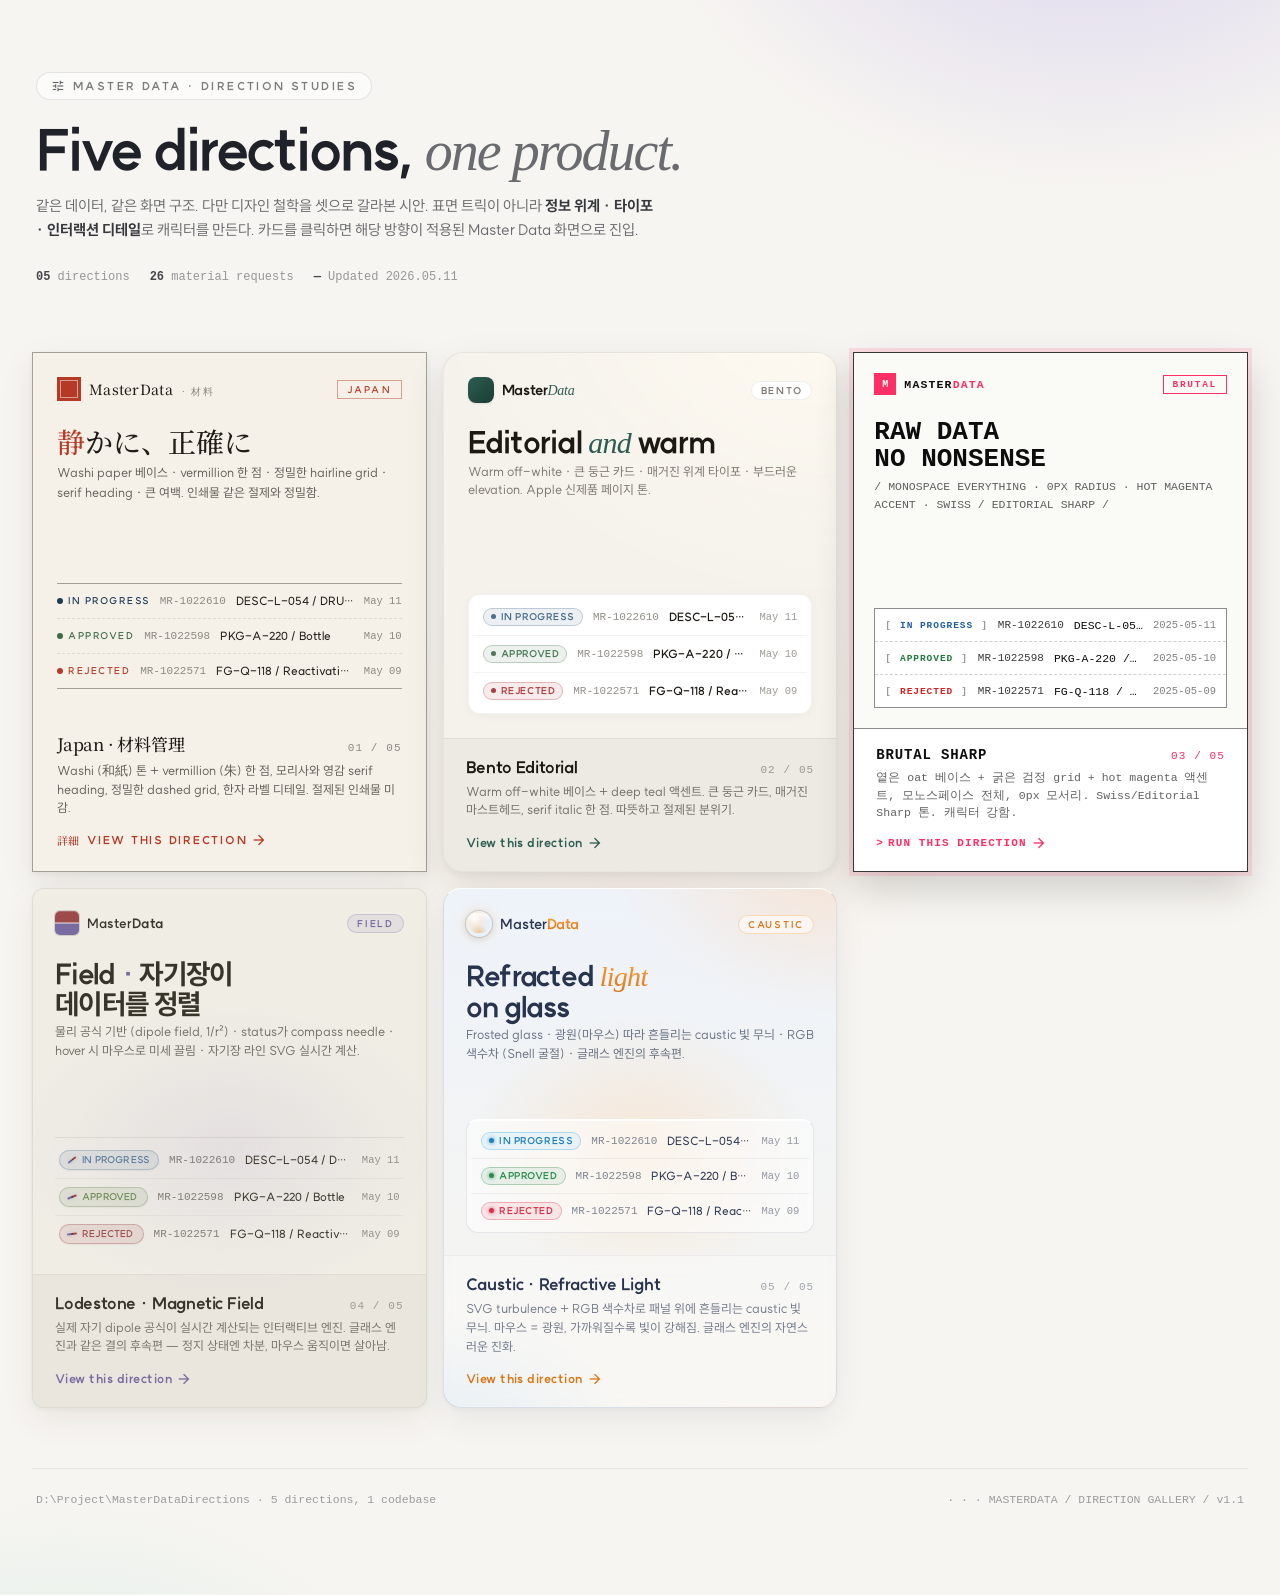
<file: gallery.html>
<!DOCTYPE html>
<html lang="ko">
<head>
<meta charset="UTF-8">
<meta name="viewport" content="width=device-width, initial-scale=1.0">
<title>Master Data — Direction Gallery</title>
<link rel="stylesheet" href="https://fonts.googleapis.com/icon?family=Material+Icons">
<link rel="preconnect" href="https://fonts.googleapis.com">
<link rel="preconnect" href="https://fonts.gstatic.com" crossorigin>
<link rel="stylesheet" href="https://fonts.googleapis.com/css2?family=Noto+Serif+JP:wght@400;500;700&display=swap">
<link rel="icon" type="image/svg+xml" href="favicon.svg">
<style>
  @font-face{ font-family:'SUIT'; src:url('fonts/SUIT-Regular.otf') format('opentype'); font-weight:400; font-display:swap; }
  @font-face{ font-family:'SUIT'; src:url('fonts/SUIT-Medium.otf') format('opentype'); font-weight:500; font-display:swap; }
  @font-face{ font-family:'SUIT'; src:url('fonts/SUIT-SemiBold.otf') format('opentype'); font-weight:600; font-display:swap; }
  @font-face{ font-family:'SUIT'; src:url('fonts/SUIT-Bold.otf') format('opentype'); font-weight:700; font-display:swap; }
  @font-face{ font-family:'SUIT'; src:url('fonts/SUIT-ExtraBold.otf') format('opentype'); font-weight:800; font-display:swap; }

  *{ box-sizing: border-box; }
  html, body{ margin: 0; padding: 0; }
  body{
    font-family: -apple-system, BlinkMacSystemFont, 'Inter', 'SUIT', system-ui, sans-serif;
    font-size: 14px;
    color: rgba(20,22,30,0.92);
    background:
      radial-gradient(900px 700px at 85% -10%, rgba(190,180,235,0.55) 0%, transparent 50%),
      radial-gradient(700px 520px at 5% 110%, rgba(180,225,215,0.40) 0%, transparent 50%),
      radial-gradient(520px 400px at 50% 50%, rgba(255,225,210,0.30) 0%, transparent 60%),
      #f7f5f1;
    min-height: 100vh;
    padding: 0 32px 64px;
    -webkit-font-smoothing: antialiased;
  }

  /* Hero */
  .gx-hero{
    padding: 72px 4px 32px;
    text-align: left;
    max-width: 880px;
  }
  .gx-eyebrow{
    display: inline-flex; align-items: center; gap: 8px;
    font-size: 11px; font-weight: 700;
    letter-spacing: 0.22em;
    text-transform: uppercase;
    color: rgba(20,22,30,0.55);
    border: 1px solid rgba(20,22,30,0.10);
    border-radius: 999px;
    padding: 6px 14px;
    background: rgba(255,255,255,0.55);
    backdrop-filter: blur(12px);
    -webkit-backdrop-filter: blur(12px);
  }
  .gx-eyebrow i{ font-size: 14px; color: rgba(20,22,30,0.65); }
  .gx-title{
    margin: 22px 0 14px;
    font-size: 56px;
    font-weight: 700;
    line-height: 1.02;
    letter-spacing: -0.035em;
    color: rgba(20,22,30,0.95);
  }
  .gx-title em{
    font-style: italic;
    font-family: 'GT Sectra', 'Source Serif Pro', Georgia, serif;
    font-weight: 400;
    color: rgba(20,22,30,0.62);
  }
  .gx-sub{
    font-size: 15px;
    line-height: 1.6;
    color: rgba(20,22,30,0.62);
    max-width: 620px;
    margin: 0;
  }
  .gx-meta{
    margin-top: 28px;
    display: flex; gap: 20px;
    font-size: 12px;
    color: rgba(20,22,30,0.42);
    font-family: ui-monospace, 'JetBrains Mono', 'SF Mono', monospace;
  }
  .gx-meta b{ color: rgba(20,22,30,0.78); font-weight: 600; }

  /* Grid */
  .gx-grid{
    display: grid;
    grid-template-columns: repeat(auto-fit, minmax(300px, 1fr));
    gap: 16px;
    margin-top: 36px;
  }

  /* Card base */
  .gx-card{
    position: relative;
    display: flex; flex-direction: column;
    border-radius: 20px;
    overflow: hidden;
    text-decoration: none;
    color: inherit;
    transition: transform .35s cubic-bezier(.2,.8,.2,1), box-shadow .35s ease, border-color .35s ease;
    cursor: pointer;
    min-height: 520px;
  }
  .gx-card:hover{ transform: translateY(-4px); }

  .gx-preview{
    flex: 1;
    padding: 24px;
    display: flex; flex-direction: column;
    gap: 16px;
    position: relative;
    overflow: hidden;
  }
  .gx-preview::after{
    content: '';
    position: absolute; inset: 0;
    pointer-events: none;
    background:
      radial-gradient(circle 280px at var(--mx,50%) var(--my,50%), rgba(255,255,255,0.4) 0%, transparent 60%);
    opacity: 0;
    transition: opacity .3s ease;
    mix-blend-mode: soft-light;
  }
  .gx-card:hover .gx-preview::after{ opacity: 1; }

  .gx-mini-head{
    display: flex; align-items: center; justify-content: space-between;
    gap: 10px;
  }
  .gx-mini-app{ display: flex; align-items: center; gap: 8px; }
  .gx-mini-pill{
    padding: 3px 9px;
    font-size: 9.5px;
    font-weight: 700;
    letter-spacing: 0.18em;
    text-transform: uppercase;
    border-radius: 999px;
  }

  .gx-mini-name{
    font-size: 30px;
    font-weight: 700;
    letter-spacing: -0.025em;
    line-height: 1.05;
    margin: 8px 0 4px;
  }
  .gx-mini-tagline{
    font-size: 12.5px;
    line-height: 1.5;
    margin: 0;
  }

  /* mini list rows */
  .gx-mini-list{
    margin-top: auto;
    display: flex; flex-direction: column;
    gap: 0;
  }
  .gx-mini-row{
    display: flex; align-items: center;
    gap: 10px;
    padding: 8px 10px;
    font-size: 11.5px;
  }
  .gx-mini-status{
    display: inline-flex; align-items: center; gap: 5px;
    padding: 0 7px;
    height: 18px;
    font-size: 9.5px;
    font-weight: 700;
    letter-spacing: 0.06em;
    text-transform: uppercase;
    border-radius: 999px;
    flex-shrink: 0;
  }
  .gx-mini-status::before{
    content: '';
    display: inline-block;
    width: 5px; height: 5px;
    border-radius: 50%;
    background: currentColor;
  }
  .gx-mini-id{
    font-family: ui-monospace, 'JetBrains Mono', monospace;
    font-size: 11px;
    flex-shrink: 0;
  }
  .gx-mini-desc{
    flex: 1; min-width: 0;
    font-weight: 500;
    white-space: nowrap; overflow: hidden; text-overflow: ellipsis;
  }
  .gx-mini-date{
    font-family: ui-monospace, 'JetBrains Mono', monospace;
    font-size: 10.5px;
    flex-shrink: 0;
  }

  /* meta footer (각 카드 톤에 맞게) */
  .gx-meta-foot{
    padding: 18px 22px 20px;
  }
  .gx-meta-row{
    display: flex; align-items: baseline; justify-content: space-between;
    gap: 12px;
  }
  .gx-meta-name{
    font-size: 16px; font-weight: 700;
    letter-spacing: -0.012em;
  }
  .gx-meta-num{
    font-family: ui-monospace, 'JetBrains Mono', monospace;
    font-size: 11px;
    letter-spacing: 0.1em;
  }
  .gx-meta-desc{
    font-size: 12.5px;
    line-height: 1.5;
    margin-top: 6px;
    min-height: 38px;
  }
  .gx-cta{
    display: inline-flex; align-items: center; gap: 4px;
    margin-top: 14px;
    font-size: 12px;
    font-weight: 700;
    letter-spacing: 0.04em;
  }
  .gx-cta i{ font-size: 16px; transition: transform .25s ease; }
  .gx-card:hover .gx-cta i{ transform: translateX(4px); }

  /* ============================================================
     Card 1 — Japan Minimal Grid (washi + vermillion)
     ============================================================ */
  .gx-card.t-japan{
    background: #f5f1e8;
    border: 1px solid rgba(20,16,11,0.36);
    box-shadow: 0 12px 32px rgba(20,16,11,0.08), 0 2px 6px rgba(20,16,11,0.05);
    color: rgba(20,16,11,0.94);
    border-radius: 0 !important;
    font-family: 'SUIT', 'Pretendard', -apple-system, 'Hiragino Sans', 'Noto Sans JP', system-ui, sans-serif;
  }
  .gx-card.t-japan:hover{
    border-color: #b53a26;
    box-shadow: 0 22px 50px rgba(20,16,11,0.14), 0 0 28px rgba(181,58,38,0.14);
  }
  .gx-card.t-japan .gx-preview{ border-radius: 0; padding: 24px; }

  .t-japan .gx-mini-logo{
    position: relative;
    width: 24px; height: 24px;
    background: #b53a26;
    border-radius: 0;
  }
  .t-japan .gx-mini-logo::before{
    content: ''; position: absolute; inset: 3px;
    border: 1px solid rgba(255,255,255,0.5);
  }
  .t-japan .gx-mini-app-name{
    font-family: 'Noto Serif JP', 'Hiragino Mincho ProN', 'Source Han Serif K', Georgia, serif;
    font-size: 14px; font-weight: 500;
    color: rgba(20,16,11,0.94);
    letter-spacing: 0.02em;
  }
  .t-japan .gx-mini-app-name span{
    color: rgba(20,16,11,0.94);
    font-family: inherit;
  }
  .t-japan .gx-mini-app-name::after{
    content: '· 材料';
    font-family: 'SUIT', sans-serif;
    font-size: 9.5px;
    font-weight: 500;
    color: rgba(20,16,11,0.46);
    letter-spacing: 0.18em;
    margin-left: 8px;
  }
  .t-japan .gx-mini-pill{
    background: transparent;
    border: 1px solid rgba(181,58,38,0.45);
    color: #b53a26;
    border-radius: 0;
    font-weight: 600;
    letter-spacing: 0.22em;
  }
  .t-japan .gx-mini-name{
    color: rgba(20,16,11,0.95);
    font-family: 'Noto Serif JP', 'Hiragino Mincho ProN', Georgia, serif;
    font-size: 28px;
    font-weight: 500;
    letter-spacing: -0.005em;
    line-height: 1.2;
  }
  .t-japan .gx-mini-name em{
    font-family: 'Noto Serif JP', serif;
    font-style: normal;
    color: #b53a26;
  }
  .t-japan .gx-mini-tagline{
    color: rgba(20,16,11,0.66);
    font-size: 12.5px;
    line-height: 1.65;
    letter-spacing: 0;
  }
  .t-japan .gx-mini-list{
    border-top: 1px solid rgba(20,16,11,0.36);
    border-bottom: 1px solid rgba(20,16,11,0.36);
    margin-top: auto;
    background: transparent;
  }
  .t-japan .gx-mini-row{
    padding: 8px 0;
    border-bottom: 1px dashed rgba(20,16,11,0.10);
    font-family: inherit;
  }
  .t-japan .gx-mini-row:last-child{ border-bottom: none; }
  .t-japan .gx-mini-status{
    background: transparent !important;
    border: none !important;
    border-radius: 0;
    padding: 0;
    height: 18px;
    font-family: 'SUIT', sans-serif;
    letter-spacing: 0.16em;
    font-weight: 600;
  }
  .t-japan .gx-mini-status::before{
    width: 6px; height: 6px;
  }
  .t-japan .gx-mini-status.s-1{ color: #3d6b48; }
  .t-japan .gx-mini-status.s-2{ color: #1f3a55; }
  .t-japan .gx-mini-status.s-3{ color: #b53a26; }
  .t-japan .gx-mini-id{ color: rgba(20,16,11,0.46); font-family: ui-monospace, 'JetBrains Mono', monospace; }
  .t-japan .gx-mini-desc{ color: rgba(20,16,11,0.94); font-weight: 500; }
  .t-japan .gx-mini-date{ color: rgba(20,16,11,0.46); font-family: ui-monospace, 'JetBrains Mono', monospace; }
  .t-japan .gx-meta-foot{
    background: transparent;
    border-top: none;
    padding: 18px 24px 22px;
  }
  .t-japan .gx-meta-name{
    color: rgba(20,16,11,0.95);
    font-family: 'Noto Serif JP', 'Hiragino Mincho ProN', Georgia, serif;
    font-weight: 500;
    font-size: 17px;
  }
  .t-japan .gx-meta-num{
    color: rgba(20,16,11,0.46);
    font-family: ui-monospace, 'JetBrains Mono', monospace;
  }
  .t-japan .gx-meta-desc{ color: rgba(20,16,11,0.66); }
  .t-japan .gx-cta{
    color: #b53a26;
    font-family: 'SUIT', sans-serif;
    text-transform: uppercase;
    letter-spacing: 0.16em;
    font-size: 11px;
  }
  .t-japan .gx-cta::before{
    content: '詳細 ';
    font-family: 'Noto Serif JP', serif;
    font-weight: 500;
    letter-spacing: 0;
    margin-right: 4px;
    color: #b53a26;
  }

  /* ============================================================
     Card 2 — Bento (warm light + teal) — 그대로 유지
     ============================================================ */
  .gx-card.t-bento{
    background:
      radial-gradient(800px 600px at 100% -10%, #fffaf0 0%, transparent 50%),
      #f5f2ec;
    border: 1px solid rgba(40,30,20,0.07);
    box-shadow: 0 16px 40px rgba(40,30,20,0.10), 0 4px 10px rgba(40,30,20,0.05);
    color: #1c1813;
  }
  .gx-card.t-bento:hover{
    box-shadow: 0 24px 60px rgba(40,30,20,0.16), 0 6px 14px rgba(40,30,20,0.08);
  }
  .t-bento .gx-mini-app-name{ font-size: 14px; font-weight: 700; letter-spacing: -0.015em; color: #1c1813; }
  .t-bento .gx-mini-app-name em{ font-style: italic; font-family: 'GT Sectra', Georgia, serif; font-weight: 400; color: #2d5d52; }
  .t-bento .gx-mini-pill{
    background: #fff;
    border: 1px solid rgba(40,30,20,0.07);
    color: rgba(40,30,20,0.6);
  }
  .t-bento .gx-mini-name{
    color: #1c1813;
  }
  .t-bento .gx-mini-name em{ font-style: italic; font-family: 'GT Sectra', Georgia, serif; font-weight: 400; color: #2d5d52; }
  .t-bento .gx-mini-tagline{ color: rgba(40,30,20,0.6); }
  .t-bento .gx-mini-list{
    background: #fff;
    border-radius: 12px;
    padding: 4px;
    border: 1px solid rgba(40,30,20,0.05);
    box-shadow: 0 2px 8px rgba(40,30,20,0.04);
    margin-top: auto;
  }
  .t-bento .gx-mini-row{
    padding: 9px 10px;
    border-bottom: 1px solid rgba(40,30,20,0.05);
  }
  .t-bento .gx-mini-row:last-child{ border-bottom: none; }
  .t-bento .gx-mini-status{ border: 1px solid currentColor; }
  .t-bento .gx-mini-status.s-1{ color: #4a7a55; background: rgba(74,122,85,0.10); border-color: rgba(74,122,85,0.30); }
  .t-bento .gx-mini-status.s-2{ color: #4e6d8e; background: rgba(78,109,142,0.10); border-color: rgba(78,109,142,0.30); }
  .t-bento .gx-mini-status.s-3{ color: #b03e3e; background: rgba(176,62,62,0.10); border-color: rgba(176,62,62,0.30); }
  .t-bento .gx-mini-id{ color: rgba(40,30,20,0.5); }
  .t-bento .gx-mini-desc{ color: #1c1813; font-weight: 600; }
  .t-bento .gx-mini-date{ color: rgba(40,30,20,0.45); }
  .t-bento .gx-meta-foot{
    background: rgba(40,30,20,0.04);
    border-top: 1px solid rgba(40,30,20,0.06);
  }
  .t-bento .gx-meta-name{ color: #1c1813; }
  .t-bento .gx-meta-num{ color: rgba(40,30,20,0.4); }
  .t-bento .gx-meta-desc{ color: rgba(40,30,20,0.62); }
  .t-bento .gx-cta{ color: #2d5d52; }

  .t-bento .gx-mini-logo{
    width: 26px; height: 26px;
    border-radius: 8px;
    background: linear-gradient(135deg, #2d5d52, #1a3d33);
    box-shadow: 0 1px 2px rgba(40,30,20,0.10);
  }

  /* ============================================================
     Card 3 — Brutalist LIGHT (oat + hot magenta)
     ============================================================ */
  .gx-card.t-brutalist{
    background: #fafaf6;
    border: 1px solid rgba(0,0,0,0.78);
    box-shadow: 0 0 0 4px rgba(255,46,99,0.12), 0 16px 36px rgba(20,18,12,0.18);
    border-radius: 0 !important;
    font-family: 'JetBrains Mono', 'SF Mono', Menlo, monospace;
    color: rgba(0,0,0,0.95);
  }
  .gx-card.t-brutalist:hover{
    border-color: #ff2e63;
    box-shadow: 0 0 0 4px rgba(255,46,99,0.22), 0 24px 50px rgba(20,18,12,0.24);
  }
  .gx-card.t-brutalist .gx-preview{ border-radius: 0; padding: 20px; }
  .t-brutalist .gx-mini-app-name{ font-size: 11.5px; font-weight: 700; letter-spacing: 0.1em; text-transform: uppercase; color: rgba(0,0,0,0.95); font-family: inherit; }
  .t-brutalist .gx-mini-app-name span{ color: #ff2e63; }
  .t-brutalist .gx-mini-pill{
    border-radius: 0;
    background: transparent;
    border: 1px solid #ff2e63;
    color: #ff2e63;
    font-family: inherit;
  }
  .t-brutalist .gx-mini-name{
    color: rgba(0,0,0,0.95);
    font-family: inherit;
    font-size: 26px;
    letter-spacing: 0;
    text-transform: uppercase;
    font-weight: 700;
  }
  .t-brutalist .gx-mini-tagline{ color: rgba(0,0,0,0.62); font-family: inherit; font-size: 11.5px; line-height: 1.55; }
  .t-brutalist .gx-mini-list{
    border: 1px solid rgba(0,0,0,0.45);
    margin-top: auto;
    background: #ffffff;
  }
  .t-brutalist .gx-mini-row{
    padding: 8px 10px;
    border-bottom: 1px dashed rgba(0,0,0,0.18);
    font-family: inherit;
  }
  .t-brutalist .gx-mini-row:last-child{ border-bottom: none; }
  .t-brutalist .gx-mini-status{
    border-radius: 0;
    background: transparent !important;
    padding: 0;
    height: 16px;
    font-family: inherit;
    letter-spacing: 0.1em;
  }
  .t-brutalist .gx-mini-status::before{ display: none; }
  .t-brutalist .gx-mini-status::after{ content: ']'; color: rgba(0,0,0,0.4); padding-left: 3px; }
  .t-brutalist .gx-mini-status.s-1{ color: #1f7a3c; }
  .t-brutalist .gx-mini-status.s-2{ color: #1f5fa8; }
  .t-brutalist .gx-mini-status.s-3{ color: #d92020; }
  .t-brutalist .gx-mini-status.s-1::before,
  .t-brutalist .gx-mini-status.s-2::before,
  .t-brutalist .gx-mini-status.s-3::before{ display: inline; content: '['; color: rgba(0,0,0,0.4); padding-right: 3px; background: transparent; width: auto; height: auto; border-radius: 0; }
  .t-brutalist .gx-mini-id{ color: rgba(0,0,0,0.78); font-family: inherit; }
  .t-brutalist .gx-mini-desc{ color: rgba(0,0,0,0.95); font-family: inherit; font-weight: 500; }
  .t-brutalist .gx-mini-date{ color: rgba(0,0,0,0.50); font-family: inherit; }
  .t-brutalist .gx-meta-foot{
    background: #ffffff;
    border-top: 1px solid rgba(0,0,0,0.45);
    border-radius: 0;
  }
  .t-brutalist .gx-meta-name{ color: rgba(0,0,0,0.95); font-family: inherit; text-transform: uppercase; letter-spacing: 0.06em; font-size: 14px; }
  .t-brutalist .gx-meta-num{ color: #ff2e63; font-family: inherit; }
  .t-brutalist .gx-meta-desc{ color: rgba(0,0,0,0.62); font-family: inherit; font-size: 11.5px; }
  .t-brutalist .gx-cta{ color: #ff2e63; font-family: inherit; text-transform: uppercase; letter-spacing: 0.1em; font-size: 11px; }
  .t-brutalist .gx-cta::before{ content: '> '; color: #ff2e63; }

  .t-brutalist .gx-mini-logo{
    width: 22px; height: 22px;
    border-radius: 0;
    background: #ff2e63;
    display: flex; align-items: center; justify-content: center;
    font-family: inherit; font-size: 10px; font-weight: 700;
    color: #ffffff;
  }

  /* ============================================================
     Card 4 — Lodestone (PANTONE warm cream + Quiet Violet field)
     ============================================================ */
  .gx-card.t-lodestone{
    background:
      radial-gradient(360px 240px at var(--mx,50%) var(--my,50%), rgba(155,142,190,0.14) 0%, transparent 60%),
      #F0EDE5;
    border: 1px solid rgba(80,68,50,0.10);
    box-shadow: 0 12px 32px rgba(80,68,50,0.08), 0 2px 6px rgba(80,68,50,0.05);
    color: rgba(46,42,32,0.94);
    border-radius: 12px;
    overflow: hidden;
  }
  .gx-card.t-lodestone:hover{
    border-color: rgba(155,142,190,0.45);
    box-shadow: 0 22px 50px rgba(80,68,50,0.12), 0 0 0 4px rgba(155,142,190,0.10);
  }
  .gx-card.t-lodestone .gx-preview{ padding: 22px; }

  /* mini bar magnet logo (N/S 양극) — PANTONE wine + violet */
  .t-lodestone .gx-mini-logo{
    position: relative;
    width: 24px; height: 24px;
    border-radius: 5px;
    background: linear-gradient(180deg, #9c4a4a 0%, #9c4a4a 50%, #7A6CA0 50%, #7A6CA0 100%);
    box-shadow: 0 0 0 1px rgba(80,68,50,0.18), inset 0 1px 0 rgba(255,255,255,0.18);
  }
  .t-lodestone .gx-mini-logo::after{
    content: ''; position: absolute;
    left: 0; right: 0; top: 50%; height: 1px;
    background: rgba(255,255,255,0.85);
    transform: translateY(-0.5px);
  }
  .t-lodestone .gx-mini-app-name{
    font-size: 13px; font-weight: 600; color: rgba(46,42,32,0.94);
    letter-spacing: 0.005em;
  }
  .t-lodestone .gx-mini-app-name span{
    color: rgba(46,42,32,0.94);
    font-weight: 700;
  }
  .t-lodestone .gx-mini-pill{
    background: rgba(155,142,190,0.14);
    border: 1px solid rgba(155,142,190,0.36);
    color: #7A6CA0;
    font-weight: 700;
    letter-spacing: 0.18em;
  }
  .t-lodestone .gx-mini-name{
    color: rgba(46,42,32,0.95);
    font-family: 'SUIT', 'Pretendard', -apple-system, sans-serif;
    font-size: 28px;
    font-weight: 700;
    letter-spacing: -0.025em;
    line-height: 1.05;
  }
  .t-lodestone .gx-mini-name span{
    color: #7A6CA0;
  }
  .t-lodestone .gx-mini-tagline{ color: rgba(46,42,32,0.66); font-size: 12.5px; line-height: 1.55; }

  .t-lodestone .gx-mini-list{
    border-top: 1px solid rgba(80,68,50,0.10);
    margin-top: auto; padding-top: 4px;
  }
  .t-lodestone .gx-mini-row{
    border-bottom: 1px solid rgba(80,68,50,0.06);
    padding: 8px 4px;
  }
  .t-lodestone .gx-mini-row:last-child{ border-bottom: none; }

  /* compass needle in mini status (정적 — 다양한 각도로 미리 회전) */
  .t-lodestone .gx-mini-status{
    position: relative;
    background: #fdfcf8 !important;
    border: 1px solid rgba(80,68,50,0.12);
    border-radius: 999px;
    padding: 0 9px 0 22px;
    height: 20px;
    font-weight: 600;
    letter-spacing: 0.02em;
    color: rgba(46,42,32,0.66);
    box-shadow: 0 1px 2px rgba(80,68,50,0.06);
  }
  .t-lodestone .gx-mini-status::before{
    /* needle — PANTONE violet/wine */
    content: '';
    position: absolute;
    left: 7px; top: 50%;
    width: 10px; height: 2px;
    margin-top: -1px;
    background: linear-gradient(90deg, #7A6CA0 0%, #7A6CA0 49%, rgba(255,255,255,0.45) 49%, rgba(255,255,255,0.45) 51%, #9c4a4a 51%, #9c4a4a 100%);
    border-radius: 1.5px;
    transform: rotate(var(--needle-angle, 0deg));
    box-shadow: 0 0 4px rgba(155,142,190,0.40);
  }
  .t-lodestone .gx-mini-status::after{
    content: '';
    position: absolute;
    left: 11px; top: 50%;
    width: 2px; height: 2px;
    margin-top: -1px;
    background: rgba(46,42,32,0.55);
    border-radius: 50%;
  }
  .t-lodestone .gx-mini-status.s-1{ color: #6B8A55; background: rgba(107,138,85,0.12) !important; border-color: rgba(107,138,85,0.32); }
  .t-lodestone .gx-mini-status.s-2{ color: #5B7A9C; background: rgba(91,122,156,0.12) !important; border-color: rgba(91,122,156,0.32); }
  .t-lodestone .gx-mini-status.s-3{ color: #9C4A4A; background: rgba(156,74,74,0.12) !important; border-color: rgba(156,74,74,0.32); }

  .t-lodestone .gx-mini-id{ color: rgba(46,42,32,0.55); font-family: ui-monospace, monospace; }
  .t-lodestone .gx-mini-desc{ color: rgba(46,42,32,0.92); font-weight: 500; }
  .t-lodestone .gx-mini-date{ color: rgba(46,42,32,0.46); font-family: ui-monospace, monospace; }

  .t-lodestone .gx-meta-foot{
    background: rgba(80,68,50,0.04);
    border-top: 1px solid rgba(80,68,50,0.06);
  }
  .t-lodestone .gx-meta-name{ color: rgba(46,42,32,0.95); }
  .t-lodestone .gx-meta-num{ color: rgba(46,42,32,0.4); }
  .t-lodestone .gx-meta-desc{ color: rgba(46,42,32,0.62); }
  .t-lodestone .gx-cta{ color: #7A6CA0; }

  /* ============================================================
     Card 5 — Caustic (frosted glass + sun caustic)
     ============================================================ */
  .gx-card.t-caustic{
    background:
      radial-gradient(420px 320px at 100% -10%, rgba(255,210,170,0.55) 0%, transparent 55%),
      radial-gradient(360px 260px at 0% 110%, rgba(170,210,255,0.40) 0%, transparent 55%),
      radial-gradient(280px 220px at var(--mx,50%) var(--my,50%), rgba(255,200,140,0.30) 0%, transparent 60%),
      linear-gradient(180deg, #eef3fa 0%, #f6f4ee 100%);
    border: 1px solid rgba(40,55,90,0.10);
    border-top: 1px solid rgba(255,255,255,0.85);
    box-shadow: 0 12px 32px rgba(28,40,68,0.07), 0 2px 6px rgba(28,40,68,0.04);
    color: rgba(28,40,68,0.94);
    border-radius: 18px;
    overflow: hidden;
  }
  .gx-card.t-caustic:hover{
    border-color: rgba(255,156,51,0.36);
    box-shadow: 0 22px 50px rgba(28,40,68,0.10), 0 0 32px rgba(255,180,90,0.22);
  }
  .gx-card.t-caustic .gx-preview{ padding: 22px; }

  /* refractive lens logo */
  .t-caustic .gx-mini-logo{
    position: relative;
    width: 26px; height: 26px;
    border-radius: 50%;
    background:
      radial-gradient(circle at 32% 28%,
        rgba(255,255,255,0.95) 0%,
        rgba(255,220,180,0.4) 28%,
        rgba(180,220,255,0.18) 60%,
        rgba(140,180,220,0.10) 100%);
    box-shadow:
      0 0 0 1px rgba(40,55,90,0.16),
      0 2px 6px rgba(28,40,68,0.12),
      0 0 14px rgba(255,180,90,0.32),
      inset 0 0 6px rgba(255,255,255,0.5);
    overflow: hidden;
  }
  .t-caustic .gx-mini-logo::before{
    content: ''; position: absolute;
    inset: 2px 2px 50% 2px;
    border-radius: 50%;
    background: linear-gradient(180deg, rgba(255,255,255,0.7), transparent 70%);
  }
  .t-caustic .gx-mini-logo::after{
    content: ''; position: absolute;
    inset: 50% 4px 4px 4px;
    border-radius: 0 0 50% 50%;
    background: radial-gradient(ellipse at 50% 100%, rgba(255,156,51,0.5), transparent 70%);
  }
  .t-caustic .gx-mini-app-name{
    font-size: 14px; font-weight: 600; color: rgba(28,40,68,0.94);
    letter-spacing: 0.005em;
  }
  .t-caustic .gx-mini-app-name span{
    background: linear-gradient(180deg, #ff9c33, #d97718);
    -webkit-background-clip: text; background-clip: text;
    -webkit-text-fill-color: transparent;
    font-weight: 700;
  }
  .t-caustic .gx-mini-pill{
    background: rgba(255,255,255,0.55);
    border: 1px solid rgba(255,156,51,0.32);
    color: #d97718;
    font-weight: 700;
    letter-spacing: 0.18em;
    backdrop-filter: blur(8px);
    -webkit-backdrop-filter: blur(8px);
  }
  .t-caustic .gx-mini-name{
    color: rgba(28,40,68,0.95);
    font-family: 'SUIT', 'Pretendard', -apple-system, sans-serif;
    font-size: 28px;
    font-weight: 700;
    letter-spacing: -0.025em;
    line-height: 1.05;
  }
  .t-caustic .gx-mini-name em{
    font-style: italic;
    font-family: 'GT Sectra', Georgia, serif;
    font-weight: 400;
    background: linear-gradient(180deg, #ff9c33, #d97718);
    -webkit-background-clip: text; background-clip: text;
    -webkit-text-fill-color: transparent;
  }
  .t-caustic .gx-mini-tagline{ color: rgba(28,40,68,0.66); font-size: 12.5px; line-height: 1.55; }

  .t-caustic .gx-mini-list{
    background: rgba(255,255,255,0.5);
    border: 1px solid rgba(40,55,90,0.10);
    border-top: 1px solid rgba(255,255,255,0.85);
    border-radius: 12px;
    padding: 4px;
    margin-top: auto;
    box-shadow: inset 0 1px 0 rgba(255,255,255,0.85);
    backdrop-filter: blur(12px);
    -webkit-backdrop-filter: blur(12px);
  }
  .t-caustic .gx-mini-row{
    padding: 8px 10px;
    border-bottom: 1px solid rgba(40,55,90,0.06);
  }
  .t-caustic .gx-mini-row:last-child{ border-bottom: none; }
  .t-caustic .gx-mini-status{ border: 1px solid currentColor; backdrop-filter: blur(6px); -webkit-backdrop-filter: blur(6px); }
  .t-caustic .gx-mini-status::before{ box-shadow: 0 0 4px currentColor; }
  .t-caustic .gx-mini-status.s-1{ color: #2c8c4d; background: rgba(44,140,77,0.10); border-color: rgba(44,140,77,0.32); }
  .t-caustic .gx-mini-status.s-2{ color: #2280b8; background: rgba(74,176,232,0.10); border-color: rgba(74,176,232,0.36); }
  .t-caustic .gx-mini-status.s-3{ color: #d8324a; background: rgba(216,50,74,0.10); border-color: rgba(216,50,74,0.32); }
  .t-caustic .gx-mini-id{ color: rgba(28,40,68,0.55); font-family: ui-monospace, monospace; }
  .t-caustic .gx-mini-desc{ color: rgba(28,40,68,0.92); font-weight: 500; }
  .t-caustic .gx-mini-date{ color: rgba(28,40,68,0.46); font-family: ui-monospace, monospace; }
  .t-caustic .gx-meta-foot{
    background: rgba(255,255,255,0.30);
    border-top: 1px solid rgba(40,55,90,0.06);
    backdrop-filter: blur(8px);
    -webkit-backdrop-filter: blur(8px);
  }
  .t-caustic .gx-meta-name{ color: rgba(28,40,68,0.95); }
  .t-caustic .gx-meta-num{ color: rgba(28,40,68,0.4); }
  .t-caustic .gx-meta-desc{ color: rgba(28,40,68,0.62); }
  .t-caustic .gx-cta{ color: #d97718; }

  /* ============================================================
     Footer
     ============================================================ */
  .gx-foot{
    margin-top: 60px;
    padding: 24px 4px;
    color: rgba(20,22,30,0.40);
    font-size: 11.5px;
    font-family: ui-monospace, 'JetBrains Mono', monospace;
    border-top: 1px solid rgba(20,22,30,0.07);
    display: flex; justify-content: space-between; flex-wrap: wrap; gap: 12px;
  }
</style>
</head>
<body>

<header class="gx-hero">
  <div class="gx-eyebrow"><i class="material-icons">tune</i><span>Master Data &middot; Direction Studies</span></div>
  <h1 class="gx-title">Five directions, <em>one product.</em></h1>
  <p class="gx-sub">
    같은 데이터, 같은 화면 구조. 다만 디자인 철학을 셋으로 갈라본 시안.
    표면 트릭이 아니라 <b style="color:rgba(20,22,30,0.85);">정보 위계 · 타이포 · 인터랙션 디테일</b>로 캐릭터를 만든다.
    카드를 클릭하면 해당 방향이 적용된 Master Data 화면으로 진입.
  </p>
  <div class="gx-meta">
    <span><b>05</b> directions</span>
    <span><b>26</b> material requests</span>
    <span><b>—</b> Updated 2026.05.11</span>
  </div>
</header>

<main class="gx-grid">

  <!-- ===== 1. JAPAN MINIMAL GRID ===== -->
  <a class="gx-card t-japan" href="index-japan.html">
    <div class="gx-preview">
      <div class="gx-mini-head">
        <div class="gx-mini-app">
          <div class="gx-mini-logo"></div>
          <div class="gx-mini-app-name">Master<span>Data</span></div>
        </div>
        <div class="gx-mini-pill">Japan</div>
      </div>
      <div>
        <div class="gx-mini-name"><em>静</em>かに、正確に</div>
        <p class="gx-mini-tagline">Washi paper 베이스 · vermillion 한 점 · 정밀한 hairline grid · serif heading · 큰 여백. 인쇄물 같은 절제와 정밀함.</p>
      </div>
      <div class="gx-mini-list">
        <div class="gx-mini-row">
          <span class="gx-mini-status s-2">In Progress</span>
          <span class="gx-mini-id">MR-1022610</span>
          <span class="gx-mini-desc">DESC-L-054 / DRUM / 254KG</span>
          <span class="gx-mini-date">May 11</span>
        </div>
        <div class="gx-mini-row">
          <span class="gx-mini-status s-1">Approved</span>
          <span class="gx-mini-id">MR-1022598</span>
          <span class="gx-mini-desc">PKG-A-220 / Bottle</span>
          <span class="gx-mini-date">May 10</span>
        </div>
        <div class="gx-mini-row">
          <span class="gx-mini-status s-3">Rejected</span>
          <span class="gx-mini-id">MR-1022571</span>
          <span class="gx-mini-desc">FG-Q-118 / Reactivation</span>
          <span class="gx-mini-date">May 09</span>
        </div>
      </div>
    </div>
    <div class="gx-meta-foot">
      <div class="gx-meta-row">
        <div class="gx-meta-name">Japan · 材料管理</div>
        <div class="gx-meta-num">01 / 05</div>
      </div>
      <div class="gx-meta-desc">Washi (和紙) 톤 + vermillion (朱) 한 점, 모리사와 영감 serif heading, 정밀한 dashed grid, 한자 라벨 디테일. 절제된 인쇄물 미감.</div>
      <div class="gx-cta">View this direction <i class="material-icons">arrow_forward</i></div>
    </div>
  </a>

  <!-- ===== 2. BENTO ===== -->
  <a class="gx-card t-bento" href="index-bento.html">
    <div class="gx-preview">
      <div class="gx-mini-head">
        <div class="gx-mini-app">
          <div class="gx-mini-logo"></div>
          <div class="gx-mini-app-name">Master<em>Data</em></div>
        </div>
        <div class="gx-mini-pill">Bento</div>
      </div>
      <div>
        <div class="gx-mini-name">Editorial <em>and</em> warm</div>
        <p class="gx-mini-tagline">Warm off-white · 큰 둥근 카드 · 매거진 위계 타이포 · 부드러운 elevation. Apple 신제품 페이지 톤.</p>
      </div>
      <div class="gx-mini-list">
        <div class="gx-mini-row">
          <span class="gx-mini-status s-2">In Progress</span>
          <span class="gx-mini-id">MR-1022610</span>
          <span class="gx-mini-desc">DESC-L-054 / DRUM / 254KG</span>
          <span class="gx-mini-date">May 11</span>
        </div>
        <div class="gx-mini-row">
          <span class="gx-mini-status s-1">Approved</span>
          <span class="gx-mini-id">MR-1022598</span>
          <span class="gx-mini-desc">PKG-A-220 / Bottle</span>
          <span class="gx-mini-date">May 10</span>
        </div>
        <div class="gx-mini-row">
          <span class="gx-mini-status s-3">Rejected</span>
          <span class="gx-mini-id">MR-1022571</span>
          <span class="gx-mini-desc">FG-Q-118 / Reactivation</span>
          <span class="gx-mini-date">May 09</span>
        </div>
      </div>
    </div>
    <div class="gx-meta-foot">
      <div class="gx-meta-row">
        <div class="gx-meta-name">Bento Editorial</div>
        <div class="gx-meta-num">02 / 05</div>
      </div>
      <div class="gx-meta-desc">Warm off-white 베이스 + deep teal 액센트. 큰 둥근 카드, 매거진 마스트헤드, serif italic 한 점. 따뜻하고 절제된 분위기.</div>
      <div class="gx-cta">View this direction <i class="material-icons">arrow_forward</i></div>
    </div>
  </a>

  <!-- ===== 3. BRUTALIST (LIGHT) ===== -->
  <a class="gx-card t-brutalist" href="index-brutalist.html">
    <div class="gx-preview">
      <div class="gx-mini-head">
        <div class="gx-mini-app">
          <div class="gx-mini-logo">M</div>
          <div class="gx-mini-app-name">MASTER<span>DATA</span></div>
        </div>
        <div class="gx-mini-pill">Brutal</div>
      </div>
      <div>
        <div class="gx-mini-name">RAW DATA<br>NO NONSENSE</div>
        <p class="gx-mini-tagline">/ MONOSPACE EVERYTHING · 0PX RADIUS · HOT MAGENTA ACCENT · SWISS / EDITORIAL SHARP /</p>
      </div>
      <div class="gx-mini-list">
        <div class="gx-mini-row">
          <span class="gx-mini-status s-2">IN PROGRESS</span>
          <span class="gx-mini-id">MR-1022610</span>
          <span class="gx-mini-desc">DESC-L-054 / DRUM / 254KG</span>
          <span class="gx-mini-date">2025-05-11</span>
        </div>
        <div class="gx-mini-row">
          <span class="gx-mini-status s-1">APPROVED</span>
          <span class="gx-mini-id">MR-1022598</span>
          <span class="gx-mini-desc">PKG-A-220 / BOTTLE</span>
          <span class="gx-mini-date">2025-05-10</span>
        </div>
        <div class="gx-mini-row">
          <span class="gx-mini-status s-3">REJECTED</span>
          <span class="gx-mini-id">MR-1022571</span>
          <span class="gx-mini-desc">FG-Q-118 / REACTIVATION</span>
          <span class="gx-mini-date">2025-05-09</span>
        </div>
      </div>
    </div>
    <div class="gx-meta-foot">
      <div class="gx-meta-row">
        <div class="gx-meta-name">Brutal Sharp</div>
        <div class="gx-meta-num">03 / 05</div>
      </div>
      <div class="gx-meta-desc">옅은 oat 베이스 + 굵은 검정 grid + hot magenta 액센트, 모노스페이스 전체, 0px 모서리. Swiss/Editorial Sharp 톤. 캐릭터 강함.</div>
      <div class="gx-cta">RUN this direction <i class="material-icons">arrow_forward</i></div>
    </div>
  </a>

  <!-- ===== 4. LODESTONE (Magnetic Field Engine) ===== -->
  <a class="gx-card t-lodestone" href="index-lodestone.html">
    <div class="gx-preview">
      <div class="gx-mini-head">
        <div class="gx-mini-app">
          <div class="gx-mini-logo"></div>
          <div class="gx-mini-app-name">Master<span>Data</span></div>
        </div>
        <div class="gx-mini-pill">Field</div>
      </div>
      <div>
        <div class="gx-mini-name">Field <span>·</span> 자기장이<br>데이터를 정렬</div>
        <p class="gx-mini-tagline">물리 공식 기반 (dipole field, 1/r²) · status가 compass needle · hover 시 마우스로 미세 끌림 · 자기장 라인 SVG 실시간 계산.</p>
      </div>
      <div class="gx-mini-list">
        <div class="gx-mini-row">
          <span class="gx-mini-status s-2" style="--needle-angle: -38deg;">In Progress</span>
          <span class="gx-mini-id">MR-1022610</span>
          <span class="gx-mini-desc">DESC-L-054 / DRUM / 254KG</span>
          <span class="gx-mini-date">May 11</span>
        </div>
        <div class="gx-mini-row">
          <span class="gx-mini-status s-1" style="--needle-angle: -22deg;">Approved</span>
          <span class="gx-mini-id">MR-1022598</span>
          <span class="gx-mini-desc">PKG-A-220 / Bottle</span>
          <span class="gx-mini-date">May 10</span>
        </div>
        <div class="gx-mini-row">
          <span class="gx-mini-status s-3" style="--needle-angle: -8deg;">Rejected</span>
          <span class="gx-mini-id">MR-1022571</span>
          <span class="gx-mini-desc">FG-Q-118 / Reactivation</span>
          <span class="gx-mini-date">May 09</span>
        </div>
      </div>
    </div>
    <div class="gx-meta-foot">
      <div class="gx-meta-row">
        <div class="gx-meta-name">Lodestone · Magnetic Field</div>
        <div class="gx-meta-num">04 / 05</div>
      </div>
      <div class="gx-meta-desc">실제 자기 dipole 공식이 실시간 계산되는 인터랙티브 엔진. 글래스 엔진과 같은 결의 후속편 — 정지 상태엔 차분, 마우스 움직이면 살아남.</div>
      <div class="gx-cta">View this direction <i class="material-icons">arrow_forward</i></div>
    </div>
  </a>

  <!-- ===== 5. CAUSTIC (Refractive Light) ===== -->
  <a class="gx-card t-caustic" href="index-caustic.html">
    <div class="gx-preview">
      <div class="gx-mini-head">
        <div class="gx-mini-app">
          <div class="gx-mini-logo"></div>
          <div class="gx-mini-app-name">Master<span>Data</span></div>
        </div>
        <div class="gx-mini-pill">Caustic</div>
      </div>
      <div>
        <div class="gx-mini-name">Refracted <em>light</em><br>on glass</div>
        <p class="gx-mini-tagline">Frosted glass · 광원(마우스) 따라 흔들리는 caustic 빛 무늬 · RGB 색수차 (Snell 굴절) · 글래스 엔진의 후속편.</p>
      </div>
      <div class="gx-mini-list">
        <div class="gx-mini-row">
          <span class="gx-mini-status s-2">In Progress</span>
          <span class="gx-mini-id">MR-1022610</span>
          <span class="gx-mini-desc">DESC-L-054 / DRUM / 254KG</span>
          <span class="gx-mini-date">May 11</span>
        </div>
        <div class="gx-mini-row">
          <span class="gx-mini-status s-1">Approved</span>
          <span class="gx-mini-id">MR-1022598</span>
          <span class="gx-mini-desc">PKG-A-220 / Bottle</span>
          <span class="gx-mini-date">May 10</span>
        </div>
        <div class="gx-mini-row">
          <span class="gx-mini-status s-3">Rejected</span>
          <span class="gx-mini-id">MR-1022571</span>
          <span class="gx-mini-desc">FG-Q-118 / Reactivation</span>
          <span class="gx-mini-date">May 09</span>
        </div>
      </div>
    </div>
    <div class="gx-meta-foot">
      <div class="gx-meta-row">
        <div class="gx-meta-name">Caustic · Refractive Light</div>
        <div class="gx-meta-num">05 / 05</div>
      </div>
      <div class="gx-meta-desc">SVG turbulence + RGB 색수차로 패널 위에 흔들리는 caustic 빛 무늬. 마우스 = 광원, 가까워질수록 빛이 강해짐. 글래스 엔진의 자연스러운 진화.</div>
      <div class="gx-cta">View this direction <i class="material-icons">arrow_forward</i></div>
    </div>
  </a>

</main>

<footer class="gx-foot">
  <span>D:\Project\MasterDataDirections &middot; 5 directions, 1 codebase</span>
  <span>· · · MASTERDATA / DIRECTION GALLERY / v1.1</span>
</footer>

<script>
/* card-local mouse spotlight */
document.querySelectorAll('.gx-card').forEach(card => {
  card.addEventListener('mousemove', (e) => {
    const r = card.getBoundingClientRect();
    card.style.setProperty('--mx', ((e.clientX - r.left) / r.width) * 100 + '%');
    card.style.setProperty('--my', ((e.clientY - r.top) / r.height) * 100 + '%');
  });
});
</script>

</body>
</html>
</file>
<file: css/common.css>
/* ===== SUIT 로컬 폰트 ===== */
@font-face{ font-family:'SUIT'; src:url('../fonts/SUIT-Regular.otf') format('opentype'); font-weight:400; font-style:normal; font-display:swap; }
@font-face{ font-family:'SUIT'; src:url('../fonts/SUIT-Medium.otf') format('opentype'); font-weight:500; font-style:normal; font-display:swap; }
@font-face{ font-family:'SUIT'; src:url('../fonts/SUIT-SemiBold.otf') format('opentype'); font-weight:600; font-style:normal; font-display:swap; }
@font-face{ font-family:'SUIT'; src:url('../fonts/SUIT-Bold.otf') format('opentype'); font-weight:700; font-style:normal; font-display:swap; }
@font-face{ font-family:'SUIT'; src:url('../fonts/SUIT-ExtraBold.otf') format('opentype'); font-weight:800; font-style:normal; font-display:swap; }

/* ===== PANTONE 팔레트 (siliconeFormula 톤) ===== */
:root{
  /* Base */
  --pt-cloud-dancer: #F0EDE5;
  --pt-veiled-vista: #A8C8B4;
  --pt-baltic-sea:   #8BA8C4;
  --pt-golden-mist:  #D4CC82;
  --pt-quiet-violet: #9B8EBE;
  --pt-cloud-cover:  #B0A096;
  --pt-hematite:     #6B6E65;
  --pt-blue-fusion:  #667082;

  /* Semantic */
  --c-bg:        var(--pt-cloud-dancer);
  --c-bg-soft:   #F5F3EC;
  --c-surface:   rgba(255, 253, 247, 0.75);
  --c-surface-strong: rgba(255, 253, 247, 0.92);
  --c-border:    rgba(155, 142, 190, 0.22);
  --c-border-strong: rgba(102, 112, 130, 0.32);

  --c-primary:   var(--pt-quiet-violet);
  --c-primary-d: #7E6FA8;
  --c-accent:    var(--pt-baltic-sea);
  --c-success:   var(--pt-veiled-vista);
  --c-warn:      var(--pt-golden-mist);
  --c-danger:    #bb2649;

  --c-text:      #4A4D46;
  --c-text-soft: var(--pt-hematite);
  --c-text-mute: #9AA09A;

  --c-shadow:    0 5px 20px rgba(102, 112, 130, 0.10);
  --c-shadow-lg: 0 15px 40px rgba(102, 112, 130, 0.16);

  --glass-blur: 15px;
  --radius-lg:  20px;
  --radius-md:  10px;
  --radius-sm:  5px;

  --gx: 50%;
  --gy: 20%;
}

/* ===== Base ===== */
*{ box-sizing: border-box; }
html{ min-height: 100%; }
html, body{
  margin: 0; padding: 0 25px;
  font-family: 'SUIT','Noto Sans KR',-apple-system,BlinkMacSystemFont,'Segoe UI',Roboto,sans-serif;
  font-size: 14px;
  color: var(--c-text);
  background:
    radial-gradient(900px 500px at var(--gx) var(--gy), rgba(155,142,190,0.12), transparent 60%),
    linear-gradient(180deg, var(--c-bg) 0%, #ECE8DE 100%);
  letter-spacing: -0.01em;
}
a{ color: inherit; text-decoration: none; }
button{ font-family: inherit; }

/* ===== Header 상단 커버 ===== */
.header-blur-curtain{
  position: fixed;
  top: 0; left: 0; right: 0;
  height: 10px;
  background: var(--pt-cloud-dancer);
  z-index: 51;
  pointer-events: none;
}

/* ===== Header ===== */
.app-header{
  position: sticky; top: 10px; z-index: 50;
  margin: 10px 0 15px;
  padding: 10px 20px;
  background: rgba(240, 237, 229, 0.85);
  backdrop-filter: blur(20px) saturate(1.4);
  -webkit-backdrop-filter: blur(20px) saturate(1.4);
  border-radius: var(--radius-lg);
  border: 1px solid rgba(255, 255, 255, 0.6);
  border-top: 1px solid rgba(255, 255, 255, 0.9);
  box-shadow:
    0 5px 15px rgba(107, 110, 101, 0.14),
    inset 0 1px 0 rgba(255,255,255,0.6),
    inset 0 -1px 0 rgba(255,255,255,0.15);
  transition: box-shadow .3s ease;
  overflow: hidden;
}
.app-header.scrolled{
  box-shadow:
    0 8px 25px rgba(107, 110, 101, 0.25),
    0 2px 6px rgba(0, 0, 0, 0.08),
    inset 0 1px 0 rgba(255,255,255,0.6),
    inset 0 -1px 0 rgba(255,255,255,0.15);
}
.app-header::after{
  content: '';
  position: absolute;
  inset: 0;
  border-radius: inherit;
  background:
    radial-gradient(
      ellipse 300px 200px at var(--gx, 50%) var(--gy, 50%),
      rgba(255,255,255,0.3) 0%,
      rgba(255,255,255,0.06) 40%,
      transparent 70%
    ),
    conic-gradient(
      from var(--g-angle, 0deg) at var(--gx, 50%) var(--gy, 50%),
      rgba(255,0,0,0) 0%,
      rgba(255,0,0,0.03) 8%,
      rgba(255,165,0,0.03) 16%,
      rgba(255,255,0,0.03) 24%,
      rgba(0,255,0,0.03) 33%,
      rgba(0,200,255,0.03) 42%,
      rgba(0,100,255,0.03) 50%,
      rgba(130,0,255,0.03) 58%,
      rgba(255,0,200,0.03) 66%,
      rgba(255,0,0,0.03) 75%,
      rgba(255,0,0,0) 83%,
      transparent 100%
    );
  opacity: 0;
  transition: opacity 0.3s ease;
  pointer-events: none;
}
.app-header:hover::after{
  opacity: 1;
}
.app-header-inner{
  display: flex; align-items: center; gap: 60px;
}

/* Materialize가 <nav> 태그에 강제로 씌우는 기본 스타일 무력화 */

.app-header nav i,
.app-header nav [class^="mdi-"],
.app-header nav [class*="mdi-"],
.app-header nav i.material-icons{
  height: auto;
  line-height: 1;
  font-size: 18px;
}
.app-title{
  display: flex; align-items: center; gap: 0;
}
.app-logo{
  width: 40px; height: 40px;
  border-radius: 50%;
  background: linear-gradient(135deg, var(--c-primary), var(--c-primary-d));
  display: flex; align-items: center; justify-content: center;
  box-shadow:
    0 5px 10px rgba(155,142,190,0.30),
    0 0 15px rgba(155,142,190,0.20);
  flex-shrink: 0;
  position: relative;
}
.app-logo svg{ width: 28px; height: 28px; }

/* 허니콤 로고 */
.hex{ fill: none; stroke: rgba(255,255,255,0.55); stroke-width: 1.1; stroke-linejoin: round; }
.hex-fill{ opacity: 0; }
.hex-a{ animation: hexPulse 2.8s ease-in-out infinite; }
.hex-b{ animation: hexPulse 2.8s ease-in-out 0.9s infinite; }
.hex-c{ animation: hexPulse 2.8s ease-in-out 1.8s infinite; }
@keyframes hexPulse{
  0%, 100%{ opacity: 0.35; }
  50%{ opacity: 0.85; }
}
.hex-core-ring{
  fill: none; stroke: rgba(255,255,255,0.85); stroke-width: 1.1; stroke-linejoin: round;
  animation: hexCorePulse 2.2s ease-in-out infinite;
  transform-origin: 20px 19px;
  filter: drop-shadow(0 0 2px rgba(255,255,255,0.5));
}
@keyframes hexCorePulse{
  0%, 100%{ opacity: 0.6; transform: scale(1); }
  50%{ opacity: 1; transform: scale(1.08); }
}
.hex-dot{
  fill: #fff; opacity: 0;
  filter: drop-shadow(0 0 3px rgba(255,255,255,0.9));
  animation: hexDotPop 3s ease-in-out infinite;
}
.hex-dot-1{ animation-delay: 0s; }
.hex-dot-2{ animation-delay: 0.6s; }
.hex-dot-3{ animation-delay: 1.2s; }
.hex-dot-4{ animation-delay: 1.8s; }
.hex-dot-5{ animation-delay: 2.4s; }
@keyframes hexDotPop{
  0%, 100%{ opacity: 0; r: 0.8; }
  20%, 45%{ opacity: 1; r: 1.8; }
  65%{ opacity: 0; r: 0.8; }
}

.app-name{
  font-weight: 700; font-size: 18px;
  color: var(--c-text);
  letter-spacing: 0.15em;
  margin-left: 10px;
}
.app-name-accent{
  color: var(--c-primary-d);
  font-weight: 800;
}


.app-actions{ display: flex; gap: 10px; margin-left: auto; }

/* ===== Buttons ===== */


/* ===== Main ===== */
.app-main{
  padding: 0;
}

/* ===== 페이지 타이틀 ===== */


/* ===== 대시보드 ===== */


/* ===== 대시보드 2단 ===== */


/* ===== hBtn ===== */
.hBtn{
  position: relative;
  background-color: rgba(255,255,255,0.85);
  height: 30px;
  line-height: 26px;
  display: inline-flex;
  align-items: center;
  border-radius: 50px;
  padding: 0 20px;
  font-size: 13px;
  font-weight: 500;
  cursor: pointer;
  overflow: hidden;
  transition: color .3s ease, box-shadow .3s ease;
  box-shadow:
    inset 0 1px 0 rgba(255,255,255,0.7),
    0 2px 4px rgba(0,0,0,0.1),
    0 1px 2px rgba(0,0,0,0.06);
  backdrop-filter: blur(6px);
  -webkit-backdrop-filter: blur(6px);
}
.hBtn::before{
  content: '';
  position: absolute;
  top: 0; left: 0;
  width: 0; height: 100%;
  transition: width .5s ease;
  z-index: 0;
}
.hBtn:hover::before{ width: 100%; }
.hBtn:hover{
  box-shadow:
    0 4px 5px rgba(0,0,0,0.14),
    0 1px 10px rgba(0,0,0,0.12),
    inset 0 1px 0 rgba(255,255,255,0.3),
    0 0 12px rgba(0,0,0,0.1);
}
.hBtn i{
  margin-right: 5px;
  position: relative;
  z-index: 3;
  font-size: 18px;
}
.hBtn .label{
  position: relative;
  z-index: 3;
  white-space: nowrap;
}
.hBtn.hViolet{
  color: var(--c-primary-d);
  border: 1px solid rgba(155,142,190,0.7);
}
.hBtn.hViolet::before{
  background-color: rgba(155,142,190,0.07);
}
.hBtn.hOrange{
  color: #D2966E;
  border: 1px solid rgba(210,150,110,0.7);
}
.hBtn.hOrange::before{
  background-color: rgba(210,150,110,0.07);
}
.hBtn.hBlue{
  color: #7391c9;
  border: 1px solid rgba(115,145,201,0.7);
}
.hBtn.hBlue::before{
  background-color: rgba(115,145,201,0.07);
}
.hBtn.hGrey{
  color: #8a8a8a;
  border: 1px solid rgba(138,138,138,0.5);
}
.hBtn.hGrey::before{
  background-color: rgba(138,138,138,0.07);
}
.hBtn.hViva{
  color: #bb2649;
  border: 1px solid rgba(187,38,73,0.7);
}
.hBtn.hViva::before{
  background-color: rgba(187,38,73,0.07);
}
.hBtn.hBtn-sm{
  height: 24px;
  line-height: 22px;
  padding: 0 12px;
  font-size: 12px;
  border-radius: var(--radius-sm);
}
.hBtn.hBtn-sm i{
  font-size: 14px;
  margin-right: 3px;
}
.hBtn.hBtn-pulse{
  animation: hBtnPulse 2s ease-in-out infinite;
}
@keyframes hBtnPulse{
  0%{ box-shadow: 0 2px 4px rgba(0,0,0,0.1), 0 0 0 0 rgba(187,38,73,0.35); }
  50%{ box-shadow: 0 2px 4px rgba(0,0,0,0.1), 0 0 0 8px rgba(187,38,73,0); }
  100%{ box-shadow: 0 2px 4px rgba(0,0,0,0.1), 0 0 0 0 rgba(187,38,73,0); }
}
.hBtn::after{
  content: '';
  position: absolute;
  inset: 0;
  border-radius: 50px;
  background:
    conic-gradient(
      from var(--g-angle, 0deg) at var(--btn-gx, 50%) var(--btn-gy, 50%),
      rgba(255,0,0,0) 0%,
      rgba(255,0,0,0.03) 8%,
      rgba(255,165,0,0.03) 16%,
      rgba(255,255,0,0.06) 24%,
      rgba(0,255,0,0.06) 33%,
      rgba(0,200,255,0.06) 42%,
      rgba(0,100,255,0.06) 50%,
      rgba(130,0,255,0.06) 58%,
      rgba(255,0,200,0.03) 66%,
      rgba(255,0,0,0.03) 75%,
      rgba(255,0,0,0) 83%,
      transparent 100%
    );
  opacity: 0;
  transition: opacity .2s ease;
  pointer-events: none;
  z-index: 1;
}
.hBtn:hover::after{ opacity: 1; }

/* ===== 검색 모달 (floatWin 스타일) ===== */
.search-modal{
  max-width: 480px;
  max-height: 90vh !important;
  border-radius: var(--radius-lg) !important;
  background: rgba(210, 150, 110, 0.18) !important;
  backdrop-filter: blur(48px) saturate(2.0);
  -webkit-backdrop-filter: blur(48px) saturate(2.0);
  border: 1px solid rgba(255,255,255,0.45);
  border-top: 1.5px solid rgba(255,255,255,0.7);
  box-shadow:
    0 32px 100px rgba(0,0,0,0.25),
    0 12px 40px rgba(80,60,40,0.15),
    0 0 0 1px rgba(0,0,0,0.04),
    inset 0 1px 0 rgba(255,255,255,0.6),
    inset 0 -1px 0 rgba(255,255,255,0.1) !important;
  overflow: hidden;
}
.search-modal::before{
  content: '';
  position: absolute;
  inset: 0;
  border-radius: inherit;
  background:
    radial-gradient(
      ellipse 350px 200px at var(--modal-gx, 50%) var(--modal-gy, 50%),
      rgba(255,255,255,0.30) 0%,
      rgba(255,255,255,0.05) 40%,
      transparent 70%
    ),
    conic-gradient(
      from var(--g-angle, 0deg) at var(--modal-gx, 50%) var(--modal-gy, 50%),
      rgba(255,0,0,0) 0%,
      rgba(255,0,0,0.015) 8%,
      rgba(255,165,0,0.015) 16%,
      rgba(255,255,0,0.03) 24%,
      rgba(0,255,0,0.03) 33%,
      rgba(0,200,255,0.03) 42%,
      rgba(0,100,255,0.03) 50%,
      rgba(130,0,255,0.03) 58%,
      rgba(255,0,200,0.015) 66%,
      rgba(255,0,0,0.015) 75%,
      rgba(255,0,0,0) 83%,
      transparent 100%
    );
  pointer-events: none;
  z-index: 0;
}
.search-modal::after{
  content: '';
  position: absolute;
  inset: 0;
  border-radius: inherit;
  background: url("data:image/svg+xml,%3Csvg viewBox='0 0 512 512' xmlns='http://www.w3.org/2000/svg'%3E%3Cfilter id='n'%3E%3CfeTurbulence type='fractalNoise' baseFrequency='3.5' numOctaves='3' stitchTiles='stitch'/%3E%3C/filter%3E%3Crect width='100%25' height='100%25' filter='url(%23n)' opacity='0.12'/%3E%3C/svg%3E");
  mask: radial-gradient(ellipse at 50% 50%, transparent 60%, black 100%);
  -webkit-mask: radial-gradient(ellipse at 50% 50%, transparent 60%, black 100%);
  pointer-events: none;
  z-index: 0;
}
.search-modal .modal-header,
.search-modal .modal-content,
.search-modal .modal-footer{
  position: relative;
  z-index: 1;
}

.content-blur{
  filter: blur(2px);
  transition: filter .3s ease;
}

/* Materialize modal-overlay 옅게 (디자인 톤 유지) */
.modal-overlay{
  background: rgba(0, 0, 0, 0.25) !important;
}

/* CONTAINER & NET CONTENT — BULK 선택 시 Net/UOM 셀 비활성 */
.hoo-table td.cnt-cell-hidden > *{ visibility: hidden; }

/* 모달 헤더 */
.search-modal .modal-header{
  display: flex;
  align-items: center;
  justify-content: space-between;
  padding: 10px 12px 10px 20px;
  background: rgba(210, 150, 110, 0.15);
  border-bottom: 1px solid rgba(210, 150, 110, 0.20);
}
.search-modal .modal-header h5{
  margin: 0;
  font-size: 14px;
  font-weight: 700;
  color: #000;
  display: flex;
  align-items: center;
  gap: 8px;
}
.search-modal .modal-header .modal-close{
  width: 28px; height: 28px;
  border-radius: 50%;
  display: flex; align-items: center; justify-content: center;
  color: var(--c-text-soft);
  cursor: pointer;
  transition: all .15s ease;
}
.search-modal .modal-header .modal-close:hover{
  background: rgba(210, 150, 110, 0.18);
  color: var(--c-text);
}

/* 모달 콘텐츠 — 이너 글래스 패널 */
.search-modal .modal-content{
  background: rgba(255, 255, 255, 0.3);
  margin: 20px !important;
  padding: 20px !important;
  border-radius: var(--radius-md);
  border: 1px solid rgba(255, 255, 255, 0.5);
  display: flex;
  flex-direction: column;
  gap: 15px;
}
.search-field{
  display: flex;
  flex-direction: column;
  gap: 5px;
}
.search-field label{
  font-size: 13px;
  font-weight: 600;
  color: var(--c-text-soft);
}

/* aniInput */
.aniInput{
  width: 100%;
  position: relative;
}
.aniInput .browser-default{
  border: none;
  border-bottom: 1px solid var(--c-border-strong);
  outline: none;
  width: 100%;
  padding: 8px 5px;
  font-size: 13px;
  font-family: inherit;
  color: var(--c-text);
  background: rgba(210, 150, 110, 0.05);
  border-top-left-radius: var(--radius-sm);
  border-top-right-radius: var(--radius-sm);
  line-height: 22px;
}
.aniInput .focus-border{
  position: absolute;
  bottom: 0;
  left: 50%;
  width: 0;
  height: 2px;
  background: linear-gradient(90deg, #D2966E, #c0845c);
  transition: .4s ease;
}
.aniInput .browser-default::placeholder{
  color: rgba(102, 112, 130, 0.55);
  font-weight: 400;
}
.aniInput :focus ~ .focus-border{
  width: 100%;
  left: 0;
}

/* Materialize select 오버라이드 */
.search-field .select-wrapper input.select-dropdown{
  border-bottom: 1px solid var(--c-border-strong);
  font-size: 13px;
  font-family: inherit;
  color: var(--c-text);
  padding: 8px 5px;
  height: auto;
  line-height: 22px;
  background: rgba(210, 150, 110, 0.05);
  border-top-left-radius: var(--radius-sm);
  border-top-right-radius: var(--radius-sm);
}
.search-field .select-wrapper input.select-dropdown:focus{
  border-bottom-color: #D2966E;
}
.search-field .select-wrapper .caret{
  fill: var(--c-primary-d);
}


/* 모달 푸터 */
.search-modal .modal-footer{
  display: flex;
  justify-content: flex-end;
  gap: 10px;
  padding: 10px 20px 15px;
  border-top: 1px solid rgba(210, 150, 110, 0.25);
  background: transparent !important;
}
/* New Request 모달 — Back 버튼은 왼쪽 끝으로 */
#newReqModal #btnSubTypeBack,
#newReqModal #btnBaseMtlBack{
  margin-right: auto;
}

/* ===== New Request 멀티스텝 전환 ===== */
.nr-steps{
  position: relative;
  overflow: hidden;
  transition: height .35s cubic-bezier(.4,0,.2,1);
}
.nr-step{
  position: absolute;
  top: 0; left: 0; right: 0;
  visibility: hidden;
  opacity: 0;
  animation-duration: .35s;
  animation-fill-mode: both;
  animation-timing-function: cubic-bezier(.4,0,.2,1);
}
.nr-step.active{
  position: relative;
  visibility: visible;
  opacity: 1;
}
.nr-step.slide-in-right{
  display: block;
  animation-name: nrSlideInRight;
}
.nr-step.slide-in-left{
  display: block;
  animation-name: nrSlideInLeft;
}
.nr-step.slide-out-left{
  display: block;
  animation-name: nrSlideOutLeft;
}
.nr-step.slide-out-right{
  display: block;
  animation-name: nrSlideOutRight;
}
@keyframes nrSlideInRight{
  from{ transform: translateX(100%); opacity: 0; visibility: visible; }
  to{ transform: translateX(0); opacity: 1; visibility: visible; }
}
@keyframes nrSlideInLeft{
  from{ transform: translateX(-100%); opacity: 0; visibility: visible; }
  to{ transform: translateX(0); opacity: 1; visibility: visible; }
}
@keyframes nrSlideOutLeft{
  from{ transform: translateX(0); opacity: 1; visibility: visible; }
  to{ transform: translateX(-100%); opacity: 0; visibility: hidden; }
}
@keyframes nrSlideOutRight{
  from{ transform: translateX(0); opacity: 1; visibility: visible; }
  to{ transform: translateX(100%); opacity: 0; visibility: hidden; }
}

/* 스텝 인디케이터 */
.nr-indicator{
  display: flex;
  align-items: center;
  gap: 0;
  margin-left: auto;
  margin-right: 12px;
}
.nr-dot{
  width: 22px; height: 22px;
  border-radius: 50%;
  display: flex; align-items: center; justify-content: center;
  font-size: 13px; font-weight: 700;
  color: var(--c-text-mute);
  background: rgba(255,255,255,0.4);
  border: 1.5px solid var(--c-border-strong);
  transition: all .3s ease;
}
.nr-dot.active{
  color: #fff;
  background: var(--c-primary-d);
  border-color: var(--c-primary-d);
  box-shadow: 0 2px 8px rgba(126,111,168,0.35);
}
.nr-dot.done{
  color: #fff;
  background: #899f6a;
  border-color: #899f6a;
}
.nr-line{
  width: 18px; height: 1.5px;
  background: var(--c-border-strong);
  transition: background .3s ease;
}
.nr-line.done{
  background: #899f6a;
}

/* 브레드크럼 */
.nr-breadcrumb{
  display: none;
  align-items: center;
  justify-content: flex-end;
  gap: 6px;
  padding: 8px 20px;
  font-size: 13px;
  color: var(--c-text-mute);
  border-bottom: 1px solid rgba(210,150,110,0.12);
  position: relative;
  z-index: 1;
}
.nr-breadcrumb.show{
  display: flex;
}
.nr-breadcrumb .nr-crumb{
  font-weight: 600;
  color: var(--c-text);
}
.nr-breadcrumb .nr-sep{
  font-size: 14px;
  color: var(--c-text-mute);
}

/* ===== Process Map 툴팁 ===== */
.process-map{
  position: fixed;
  top: 0;
  left: 0;
  z-index: 1100;
  padding: 15px;
  background: rgba(240, 237, 229, 0.85);
  backdrop-filter: blur(24px) saturate(1.6);
  -webkit-backdrop-filter: blur(24px) saturate(1.6);
  border: 1px solid rgba(255,255,255,0.6);
  border-top: 1.5px solid rgba(255,255,255,0.8);
  border-radius: var(--radius-lg);
  box-shadow:
    0 16px 50px rgba(0,0,0,0.18),
    0 6px 20px rgba(80,60,40,0.10),
    inset 0 1px 0 rgba(255,255,255,0.7),
    inset 0 -1px 0 rgba(255,255,255,0.15);
  opacity: 0;
  visibility: hidden;
  transform: translateX(-8px);
  pointer-events: none;
  transition: opacity .35s cubic-bezier(.25,.8,.25,1),
              transform .35s cubic-bezier(.25,.8,.25,1),
              visibility 0s linear .35s,
              width .4s cubic-bezier(.25,.8,.25,1),
              height .4s cubic-bezier(.25,.8,.25,1);
  overflow: hidden;
}
.process-map.show{
  opacity: 1;
  visibility: visible;
  transform: translateX(0);
  pointer-events: auto;
  transition: opacity .35s cubic-bezier(.25,.8,.25,1),
              transform .35s cubic-bezier(.25,.8,.25,1),
              visibility 0s linear 0s,
              width .4s cubic-bezier(.25,.8,.25,1),
              height .4s cubic-bezier(.25,.8,.25,1);
}

/* flipY 순차 등장 */
@keyframes pmFlipY{
  0%{
    opacity: 0;
    transform: perspective(400px) rotateX(90deg) scale(.85);
  }
  60%{
    transform: perspective(400px) rotateX(-8deg) scale(1.02);
  }
  100%{
    opacity: 1;
    transform: perspective(400px) rotateX(0) scale(1);
  }
}
@keyframes pmArrowDrop{
  0%{ opacity: 0; transform: scaleY(0); }
  100%{ opacity: 1; transform: scaleY(1); }
}
.pm-flow > .pm-node,
.pm-flow > .pm-row,
.pm-flow > .pm-arrow{
  opacity: 0;
}
.pm-flow > .pm-node.pm-anim,
.pm-flow > .pm-row.pm-anim{
  animation: pmFlipY .45s cubic-bezier(.25,.8,.25,1) both;
}
.pm-flow > .pm-arrow.pm-anim{
  animation: pmArrowDrop .25s ease both;
}
.pm-header{
  display: flex;
  align-items: center;
  gap: 6px;
  margin-bottom: 12px;
  padding-bottom: 8px;
  border-bottom: 1px solid var(--c-border);
}
.pm-header i{
  font-size: 16px;
  color: var(--c-primary-d);
}
.pm-title{
  font-size: 13px;
  font-weight: 700;
  color: var(--c-text);
}

/* Flow nodes */
.pm-flow{
  display: flex;
  flex-direction: column;
  align-items: center;
  gap: 4px;
}
.pm-node{
  padding: 6px 14px;
  background: rgba(155,142,190,0.12);
  border: 1px solid rgba(155,142,190,0.25);
  border-radius: var(--radius-sm);
  font-size: 13px;
  font-weight: 500;
  color: var(--c-text);
  text-align: center;
  white-space: nowrap;
}
.pm-node.highlight{
  background: rgba(137,159,106,0.18);
  border-color: #899f6a;
  font-weight: 600;
  color: #5a6e3e;
}
.pm-arrow{
  display: flex;
  flex-direction: column;
  align-items: center;
  gap: 0;
}
.pm-arrow::before{
  content: '';
  width: 2px;
  height: 16px;
  background: var(--c-text-mute);
}
.pm-arrow::after{
  content: '';
  width: 0; height: 0;
  border-left: 4px solid transparent;
  border-right: 4px solid transparent;
  border-top: 5px solid var(--c-text-mute);
}
.pm-row{
  display: flex;
  gap: 6px;
  justify-content: center;
  flex-wrap: nowrap;
}
.pm-row .pm-node{
  font-size: 13px;
  padding: 4px 10px;
}


.nr-pad{
  padding: 20px;
}

/* ===== New Request 모달 스텝 ===== */

.step-cards{
  display: grid;
  grid-template-columns: 1fr 1fr;
  gap: 12px;
}
.step-card{
  position: relative;
  display: flex;
  flex-direction: column;
  align-items: center;
  gap: 10px;
  padding: 50px 20px;
  background: rgba(255,255,255,0.35);
  border: 1px solid rgba(255,255,255,0.5);
  border-radius: var(--radius-md);
  cursor: pointer;
  transition: box-shadow .3s ease, background .2s ease;
  overflow: hidden;
  transform-style: preserve-3d;
}
.step-card::before{
  content: '';
  position: absolute;
  inset: 0;
  border-radius: inherit;
  background:
    radial-gradient(
      ellipse 200px 120px at var(--card-gx, 50%) var(--card-gy, 50%),
      rgba(255,255,255,0.5) 0%,
      rgba(255,255,255,0.08) 40%,
      transparent 70%
    ),
    conic-gradient(
      from 0deg at var(--card-gx, 50%) var(--card-gy, 50%),
      rgba(255,0,0,0) 0%,
      rgba(255,0,0,0.04) 8%,
      rgba(255,165,0,0.04) 16%,
      rgba(255,255,0,0.06) 24%,
      rgba(0,255,0,0.06) 33%,
      rgba(0,200,255,0.06) 42%,
      rgba(0,100,255,0.06) 50%,
      rgba(130,0,255,0.06) 58%,
      rgba(255,0,200,0.04) 66%,
      rgba(255,0,0,0.04) 75%,
      rgba(255,0,0,0) 83%,
      transparent 100%
    );
  opacity: 0;
  transition: opacity .2s ease;
  pointer-events: none;
}
.step-card:hover::before{ opacity: 1; }
.step-card:hover{
  background: rgba(255,255,255,0.55);
  box-shadow:
    0 8px 20px rgba(0,0,0,0.10),
    inset 0 1px 0 rgba(255,255,255,0.7);
}
.step-card i{
  font-size: 48px;
  color: var(--c-primary-d);
}
.step-card-title{
  font-size: 15px;
  font-weight: 600;
  color: var(--c-text);
}

/* 서브타입 리스트 */
.subtype-list{
  display: flex;
  flex-direction: column;
  gap: 10px;
}
.subtype-item{
  position: relative;
  padding: 15px;
  background: rgba(255,255,255,0.35);
  border: 1px solid rgba(255,255,255,0.5);
  border-radius: var(--radius-md);
  cursor: pointer;
  transition: box-shadow .3s ease, background .2s ease;
  overflow: hidden;
  transform-style: preserve-3d;
}
.subtype-item::before{
  content: '';
  position: absolute;
  inset: 0;
  border-radius: inherit;
  background:
    radial-gradient(
      ellipse 250px 120px at var(--sub-gx, 50%) var(--sub-gy, 50%),
      rgba(255,255,255,0.5) 0%,
      rgba(255,255,255,0.08) 40%,
      transparent 70%
    ),
    conic-gradient(
      from 0deg at var(--sub-gx, 50%) var(--sub-gy, 50%),
      rgba(255,0,0,0) 0%,
      rgba(255,0,0,0.04) 8%,
      rgba(255,165,0,0.04) 16%,
      rgba(255,255,0,0.06) 24%,
      rgba(0,255,0,0.06) 33%,
      rgba(0,200,255,0.06) 42%,
      rgba(0,100,255,0.06) 50%,
      rgba(130,0,255,0.06) 58%,
      rgba(255,0,200,0.04) 66%,
      rgba(255,0,0,0.04) 75%,
      rgba(255,0,0,0) 83%,
      transparent 100%
    );
  opacity: 0;
  transition: opacity .2s ease;
  pointer-events: none;
}
.subtype-item:hover::before{ opacity: 1; }
.subtype-item:hover{
  background: rgba(255,255,255,0.55);
  box-shadow:
    0 8px 20px rgba(0,0,0,0.10),
    inset 0 1px 0 rgba(255,255,255,0.7);
}
.subtype-head{
  display: flex;
  align-items: center;
  gap: 10px;
  margin-bottom: 8px;
}
.subtype-num{
  width: 24px; height: 24px;
  border-radius: 50%;
  background: var(--c-primary-d);
  color: #fff;
  font-size: 13px;
  font-weight: 700;
  display: flex;
  align-items: center;
  justify-content: center;
  flex-shrink: 0;
}
.subtype-name{
  font-size: 14px;
  font-weight: 600;
  color: var(--c-text);
}
.subtype-desc{
  margin: 0;
  font-size: 13px;
  color: var(--c-text-soft);
  line-height: 1.5;
  padding-left: 34px;
}

/* Base Material 검색바 */
@property --draw-angle{
  syntax: '<angle>';
  initial-value: 0deg;
  inherits: false;
}
.base-search-bar{
  position: relative;
  display: flex;
  align-items: center;
  gap: 10px;
  padding: 12px 15px;
  background: rgba(255,255,255,0.5);
  border: 1px solid rgba(255,255,255,0.6);
  border-radius: var(--radius-md);
  box-shadow:
    inset 0 1px 0 rgba(255,255,255,0.7),
    0 2px 8px rgba(0,0,0,0.06);
  transition: background .2s ease, box-shadow .2s ease;
}
.base-search-bar::after{
  content: '';
  position: absolute;
  inset: -2px;
  border-radius: inherit;
  padding: 2px;
  background: conic-gradient(from 90deg at 0% 0%, #D2966E var(--draw-angle), transparent var(--draw-angle));
  -webkit-mask:
    linear-gradient(#fff 0 0) content-box,
    linear-gradient(#fff 0 0);
  -webkit-mask-composite: xor;
  mask-composite: exclude;
  --draw-angle: 0deg;
  transition: --draw-angle .3s ease-out;
  pointer-events: none;
}
.base-search-bar:focus-within::after{
  --draw-angle: 360deg;
  transition: --draw-angle 1.5s cubic-bezier(.4,0,.2,1);
}
.base-search-bar:focus-within{
  background: rgba(255,255,255,0.7);
  box-shadow:
    inset 0 1px 0 rgba(255,255,255,0.7),
    0 2px 8px rgba(0,0,0,0.06),
    0 0 0 3px rgba(210,150,110,0.10);
}
.base-search-bar i{
  font-size: 20px;
  color: var(--c-text-mute);
  flex-shrink: 0;
}
.base-search-bar:focus-within i{
  color: #D2966E;
}
.base-search-bar input{
  border: none !important;
  outline: none;
  background: transparent !important;
  width: 100%;
  font-size: 14px;
  font-family: inherit;
  color: var(--c-text);
  padding: 0 !important;
}

/* Base Material 검색 리스트 */
.base-mtl-list{
  list-style: none;
  margin: 15px 0 0 !important;
  padding: 0 !important;
  max-height: 250px;
  overflow-y: auto;
}
.base-mtl-list li{
  display: flex;
  align-items: center;
  gap: 15px;
  padding: 12px 15px;
  margin-bottom: 6px;
  background: rgba(255,255,255,0.3);
  border: 1px solid rgba(255,255,255,0.5);
  cursor: pointer;
  border-radius: var(--radius-md);
  transition: background .2s ease, box-shadow .2s ease, transform .15s ease;
}
.base-mtl-list li:hover{
  background: rgba(255,255,255,0.55);
  box-shadow: 0 2px 8px rgba(0,0,0,0.06);
}
.base-mtl-list li.selected{
  background: rgba(255,255,255,0.65);
  border-color: rgba(155,142,190,0.4);
  border-top-color: rgba(255,255,255,0.8);
  box-shadow:
    0 4px 12px rgba(155,142,190,0.20),
    0 1px 3px rgba(0,0,0,0.08),
    inset 0 1px 0 rgba(255,255,255,0.8),
    inset 0 -1px 0 rgba(255,255,255,0.2);
  transform: translateY(-2px);
}
.base-mtl-list .mtl-empty{
  display: flex;
  flex-direction: column;
  align-items: center;
  gap: 8px;
  padding: 30px;
  color: var(--c-text-mute);
  font-size: 13px;
  background: transparent;
  border: none;
  cursor: default;
}
.base-mtl-list .mtl-empty:hover{
  background: transparent;
  box-shadow: none;
}
.base-mtl-list .mtl-empty i{
  font-size: 32px;
  opacity: 0.4;
}
.base-mtl-list .mtl-code{
  font-size: 13px;
  font-weight: 600;
  color: var(--c-primary-d);
  flex: 0 0 60px;
}
.base-mtl-list .mtl-name{
  font-size: 13px;
  color: var(--c-text);
  flex: 1;
}
.base-mtl-list .mtl-cat{
  font-size: 13px;
  color: var(--c-text-mute);
  padding: 2px 8px;
  border: 1px solid var(--c-border);
  border-radius: 999px;
}
/* FG Parent 검색 시 SKU 카운트 뱃지 — Quiet Violet 톤으로 강조 */
.base-mtl-list .mtl-sku-badge{
  display: inline-flex;
  align-items: center;
  gap: 4px;
  font-size: 12px;
  font-weight: 700;
  color: var(--c-primary-d);
  background: rgba(126, 111, 168, 0.12);
  border: 1px solid rgba(126, 111, 168, 0.32);
  padding: 3px 10px;
  border-radius: 999px;
  letter-spacing: 0.3px;
  white-space: nowrap;
}
.base-mtl-list .mtl-sku-badge i{
  font-size: 14px;
  line-height: 1;
}

/* ===== Customer/Vendor Change — Step 3 영역 선택 ===== */
.cv-step3-intro{
  display: flex;
  align-items: center;
  gap: 15px;
  padding: 15px 20px;
  margin-bottom: 20px;
  background: linear-gradient(135deg, rgba(155,142,190,0.10), rgba(155,142,190,0.04));
  border: 1px solid rgba(155,142,190,0.22);
  border-radius: var(--radius-md);
  box-shadow:
    inset 0 1px 0 rgba(255,255,255,0.7),
    0 2px 8px rgba(0,0,0,0.04);
}
.cv-step3-intro > i.material-icons{
  flex: 0 0 40px;
  width: 40px;
  height: 40px;
  display: inline-flex;
  align-items: center;
  justify-content: center;
  font-size: 22px;
  color: #fff;
  background: linear-gradient(135deg, var(--c-primary), var(--c-primary-d));
  border-radius: var(--radius-md);
  box-shadow:
    inset 0 1px 0 rgba(255,255,255,0.4),
    0 2px 6px rgba(126,111,168,0.25);
}
.cv-step3-title{
  font-size: 14px;
  font-weight: 600;
  color: var(--c-text);
  letter-spacing: 0.01em;
  margin-bottom: 2px;
}
.cv-step3-desc{
  font-size: 13px;
  color: var(--c-text-mute);
  line-height: 1.45;
}

.cv-area-grid{
  display: grid;
  grid-template-columns: repeat(2, minmax(0, 1fr));
  gap: 10px;
}
.cv-area-chip{
  position: relative;
  display: block;
  width: 100%;
  cursor: pointer;
  user-select: none;
}
.cv-area-chip > input[type="checkbox"]{
  position: absolute;
  opacity: 0;
  pointer-events: none;
  width: 0;
  height: 0;
}
.cv-chip-box{
  position: relative;
  display: flex;
  align-items: center;
  gap: 10px;
  width: 100%;
  min-height: 44px;
  padding: 10px 15px;
  box-sizing: border-box;
  background: rgba(255,255,255,0.45);
  border: 1px solid rgba(255,255,255,0.6);
  border-radius: var(--radius-md);
  box-shadow:
    inset 0 1px 0 rgba(255,255,255,0.7),
    0 2px 6px rgba(0,0,0,0.04);
  transition: background .2s ease, border-color .2s ease, box-shadow .2s ease, transform .15s ease;
}
.cv-chip-box i.material-icons{
  line-height: 1;
}
.cv-chip-box > span{
  line-height: 1.2;
  white-space: nowrap;
  overflow: hidden;
  text-overflow: ellipsis;
}
/* Materialize [type="checkbox"]+span:not(.lever) 룰 override + 자체 체크박스 */
.cv-area-chip > input[type="checkbox"] + .cv-chip-box{
  padding-left: 40px;
  height: auto;
  line-height: 1.4;
  font-size: 13px;
}
/* ::before = 체크박스 박스 / ::after = V 체크 마크 — Materialize 기본을 우리 톤으로 재정의 */
.cv-area-chip > input[type="checkbox"] + .cv-chip-box::before{
  content: '';
  position: absolute;
  left: 14px;
  top: 50%;
  width: 16px;
  height: 16px;
  margin: 0;
  border: 1.5px solid var(--c-border-strong);
  border-radius: 4px;
  background: rgba(255,255,255,0.75);
  box-shadow: inset 0 1px 0 rgba(255,255,255,0.6);
  transform: translateY(-50%);
  transition: background .2s ease, border-color .2s ease;
}
.cv-area-chip > input[type="checkbox"] + .cv-chip-box::after{
  content: '';
  position: absolute;
  left: 19px;
  top: 50%;
  width: 5px;
  height: 9px;
  margin: 0;
  border: solid #fff;
  border-width: 0 2px 2px 0;
  background: transparent;
  border-radius: 0;
  box-shadow: none;
  transform: translate(0, calc(-50% - 1px)) rotate(45deg);
  opacity: 0;
  transition: opacity .15s ease;
}
.cv-area-chip:hover > input[type="checkbox"]:not(:checked) + .cv-chip-box::before{
  border-color: var(--c-primary-d);
}
.cv-area-chip > input[type="checkbox"]:checked + .cv-chip-box::before{
  background: linear-gradient(135deg, var(--c-primary), var(--c-primary-d));
  border-color: var(--c-primary-d);
}
.cv-area-chip > input[type="checkbox"]:checked + .cv-chip-box::after{
  opacity: 1;
}
.cv-chip-box i.material-icons{
  font-size: 20px;
  color: var(--c-primary-d);
  flex-shrink: 0;
}
.cv-chip-box > span{
  font-size: 13px;
  font-weight: 500;
  color: var(--c-text);
  letter-spacing: 0.01em;
}
.cv-area-chip:hover .cv-chip-box{
  background: rgba(255,255,255,0.65);
  box-shadow:
    inset 0 1px 0 rgba(255,255,255,0.8),
    0 4px 10px rgba(0,0,0,0.06);
  transform: translateY(-1px);
}
.cv-area-chip > input:checked ~ .cv-chip-box{
  background: linear-gradient(135deg, rgba(155,142,190,0.18), rgba(155,142,190,0.10));
  border-color: rgba(155,142,190,0.55);
  box-shadow:
    inset 0 1px 0 rgba(255,255,255,0.8),
    0 4px 12px rgba(126,111,168,0.18),
    0 0 0 2px rgba(155,142,190,0.18);
}
.cv-area-chip > input:checked ~ .cv-chip-box i.material-icons{
  color: var(--c-primary-d);
}
.cv-area-chip > input:checked ~ .cv-chip-box > span{
  color: var(--c-primary-d);
  font-weight: 600;
}

/* ===== 애플탭 ===== */
.mr-left-head{
  display: flex;
  align-items: center;
  justify-content: space-between;
  margin-bottom: 10px;
}
.mr-head-actions{
  display: flex;
  align-items: center;
  gap: 14px;
}
/* Mine only 토글 */
.mine-switch.is-hidden{
  visibility: hidden;
  pointer-events: none;
}
.mine-switch{
  display: inline-flex;
  align-items: center;
}
.mine-switch label{
  display: inline-flex !important;
  align-items: center;
  gap: 4px;
  cursor: pointer;
  color: var(--c-text) !important;
  font-weight: 500;
}
.mine-switch label input[type=checkbox]:checked + .lever{
  background-color: rgba(155, 142, 190, 0.45) !important;
}
.mine-switch label input[type=checkbox]:checked + .lever::after{
  background-color: var(--c-primary-d) !important;
}
.mine-switch-label{
  display: inline-flex;
  align-items: center;
  gap: 6px;
  font-size: 13px;
  font-weight: 600;
  color: var(--c-text);
  letter-spacing: -0.01em;
  margin-left: 4px;
}
.mine-switch-count{
  display: inline-flex;
  align-items: center;
  justify-content: center;
  min-width: 18px;
  height: 18px;
  padding: 0 5px;
  border-radius: 999px;
  background: rgba(0,0,0,0.08);
  color: var(--c-text-soft);
  font-size: 11px;
  font-weight: 700;
  font-variant-numeric: tabular-nums;
  transition: background 0.18s, color 0.18s;
}
.mine-switch label input[type=checkbox]:checked ~ .mine-switch-label .mine-switch-count{
  background: var(--c-primary-d);
  color: #fff;
}
.apple-tab{
  display: inline-block;
  position: relative;
  background: rgba(255,255,255,0.6);
  border: 1px solid var(--c-border-strong);
  border-radius: 30px;
}
.apple-tab ul{
  list-style: none;
  margin: 0 !important;
  padding: 0 !important;
  display: flex;
  position: relative;
}
.apple-tab li{
  padding: 0 12px;
  width: 130px;
  text-align: center;
  cursor: pointer;
  line-height: 32px;
  font-size: 13px;
  font-weight: 500;
  color: var(--c-text-mute);
  border-radius: 30px;
  transition: color .2s ease;
  position: relative;
  z-index: 1;
}
.apple-tab li.on{
  font-weight: 600;
  color: var(--c-primary-d);
  text-shadow: 0 1px 1px rgba(0,0,0,0.15), 0 -1px 1px rgba(255,255,255,0.9);
}
.tab-count{
  display: inline-block;
  margin-left: 6px;
  padding: 1px 7px;
  font-size: 11px;
  font-weight: 600;
  line-height: 1.5;
  border-radius: 999px;
  background: rgba(102,112,130,0.16);
  color: var(--c-text-soft);
  vertical-align: 1px;
  font-variant-numeric: tabular-nums;
  min-width: 18px;
  text-align: center;
}
.apple-tab li.on .tab-count{
  background: rgba(155,142,190,0.25);
  color: var(--c-primary-d);
  text-shadow: none;
}
.tab-bg{
  position: absolute;
  top: -2px;
  height: 36px;
  width: 134px;
  background: rgba(155,142,190,0.04);
  border: 1px solid rgba(155,142,190,0.6);
  border-radius: 30px;
  z-index: 0;
  box-shadow:
    inset 0 1px 0 rgba(255,255,255,0.7),
    0 2px 4px rgba(0,0,0,0.08),
    0 0 10px rgba(0,0,0,0.04);
  backdrop-filter: blur(6px);
  -webkit-backdrop-filter: blur(6px);
  overflow: hidden;
  transition: left .3s cubic-bezier(.4,0,.2,1);
}
.tab-bg::after{
  content: '';
  position: absolute;
  inset: 0;
  border-radius: 30px;
  background:
    conic-gradient(
      from var(--g-angle, 0deg) at var(--tab-gx, 50%) var(--tab-gy, 50%),
      rgba(255,0,0,0) 0%,
      rgba(255,0,0,0.03) 8%,
      rgba(255,165,0,0.03) 16%,
      rgba(255,255,0,0.06) 24%,
      rgba(0,255,0,0.06) 33%,
      rgba(0,200,255,0.06) 42%,
      rgba(0,100,255,0.06) 50%,
      rgba(130,0,255,0.06) 58%,
      rgba(255,0,200,0.03) 66%,
      rgba(255,0,0,0.03) 75%,
      rgba(255,0,0,0) 83%,
      transparent 100%
    );
  pointer-events: none;
}

/* ===== MR 레이아웃 (좌 리스트 + 우 써머리) ===== */
.mr-layout{
  display: flex;
  gap: 20px;
  height: calc(100vh - 120px);
}
.mr-left{ flex: 6; min-width: 0; display: flex; flex-direction: column; }
.mr-right{ flex: 4; min-width: 300px; display: flex; flex-direction: column; }

/* ===== MR 리스트 ===== */
.mr-list-wrap{
  flex: 1;
  background: var(--c-surface);
  border: 1px solid var(--c-border);
  border-radius: var(--radius-lg);
  box-shadow: var(--c-shadow);
  backdrop-filter: blur(var(--glass-blur)) saturate(140%);
  -webkit-backdrop-filter: blur(var(--glass-blur)) saturate(140%);
  overflow: hidden;
  position: relative;
}
.mr-list-wrap::before{
  content: '';
  position: absolute;
  inset: 0;
  border-radius: inherit;
  background:
    radial-gradient(
      ellipse 350px 200px at var(--lw-gx, 50%) var(--lw-gy, 50%),
      rgba(255,255,255,0.4) 0%,
      rgba(255,255,255,0.06) 40%,
      transparent 70%
    ),
    conic-gradient(
      from 0deg at var(--lw-gx, 50%) var(--lw-gy, 50%),
      rgba(255,0,0,0) 0%,
      rgba(255,0,0,0.01) 8%,
      rgba(255,165,0,0.01) 16%,
      rgba(255,255,0,0.01) 24%,
      rgba(0,255,0,0.01) 33%,
      rgba(0,200,255,0.01) 42%,
      rgba(0,100,255,0.01) 50%,
      rgba(130,0,255,0.01) 58%,
      rgba(255,0,200,0.01) 66%,
      rgba(255,0,0,0.01) 75%,
      rgba(255,0,0,0) 83%,
      transparent 100%
    );
  pointer-events: none;
  opacity: 0;
  transition: opacity .3s ease;
  z-index: 1;
}
.mr-list-wrap:hover::before{
  opacity: 1;
}
.mr-list{
  list-style: none;
  margin: 0 !important;
  padding: 15px 10px !important;
  overflow-y: auto;
  overflow-x: hidden;
  height: 100%;
}
.mr-list::-webkit-scrollbar,
.base-mtl-list::-webkit-scrollbar{
  width: 10px;
}
.mr-list::-webkit-scrollbar-thumb,
.base-mtl-list::-webkit-scrollbar-thumb{
  background:
    linear-gradient(180deg, rgba(155,142,190,0.35), rgba(155,142,190,0.2));
  border: 2px solid transparent;
  border-radius: 10px;
  background-clip: padding-box;
  box-shadow:
    inset 0 1px 0 rgba(255,255,255,0.6),
    inset 0 -1px 0 rgba(0,0,0,0.05),
    0 1px 3px rgba(0,0,0,0.08);
}
.mr-list::-webkit-scrollbar-thumb:hover,
.base-mtl-list::-webkit-scrollbar-thumb:hover{
  background:
    linear-gradient(180deg, rgba(155,142,190,0.5), rgba(155,142,190,0.35));
  background-clip: padding-box;
}
.mr-list::-webkit-scrollbar-track,
.base-mtl-list::-webkit-scrollbar-track{
  background: rgba(155,142,190,0.06);
  border-radius: 10px;
}

/* 리스트 아이템 — 1줄 컴팩트 */
.mr-item{
  position: relative;
  overflow: hidden;
  display: flex;
  align-items: center;
  gap: 12px;
  padding: 8px 14px;
  border: 1px dashed transparent;
  border-bottom: 1px dashed rgba(102,112,130,0.12);
  border-radius: var(--radius-md);
  cursor: default;
  transition: transform .2s ease, box-shadow .2s ease, background .2s ease, border-color .2s ease;
}
.mr-item:last-child{ border-bottom-color: transparent; }
.mr-item:hover{
  background: rgba(255, 255, 255, 0.85);
  border-color: rgba(0,0,0,0.06);
  box-shadow: 0 4px 14px rgba(107,110,101,0.14);
}

/* 좌측 컬러 stripe */


/* 상태 박스 (원본 스타일 — 직사각 border) */
.mr-status-pill{
  flex: 0 0 96px;
  text-align: center;
  padding: 8px 10px;
  font-size: 12px;
  font-weight: 600;
  line-height: 1.2;
  border: 2px solid currentColor !important;
  border-radius: 5px;
  white-space: nowrap;
  letter-spacing: 0.02em;
  background: rgba(255,255,255,0.4);
}
.mr-status-pill.st-approved   { color: #899f6a !important; }
.mr-status-pill.st-inprogress { color: var(--pt-baltic-sea) !important; }
.mr-status-pill.st-rejected   { color: var(--c-danger) !important; }

/* 미니 progress */


/* 옛 status-box (다른 화면에서 쓸 수 있어 유지) */


/* 콘텐츠 영역 (구버전 유지) */


.mr-id{
  font-size: 14px;
  font-weight: 700;
  color: var(--c-primary-d);
  flex-shrink: 0;
  letter-spacing: -0.01em;
}
.mr-title-wrap{
  display: inline-flex;
  align-items: baseline;
  gap: 6px;
  min-width: 0;
  flex: 0 1 auto;
  cursor: pointer;
  overflow: hidden;
  max-width: 50%;
}
.mr-title-wrap:hover {
  text-decoration: underline;
}
.mr-detail-title-wrap{
  display: flex;
  align-items: baseline;
  gap: 8px;
  min-width: 0;
  cursor: pointer;
}
.mr-detail-title-wrap:hover .mr-detail-id,
.mr-detail-title-wrap:hover .mr-detail-desc ,
.mr-title-wrap:hover .mr-desc {
  text-decoration: underline;
  color: #004098;
}
.mr-desc{
  font-size: 14px;
  font-weight: 500;
  color: var(--c-text);
  white-space: nowrap;
  overflow: hidden;
  text-overflow: ellipsis;
}

.mr-step{
  font-size: 12px;
  font-weight: 600;
  padding: 3px 10px;
  border: 1px solid var(--c-border-strong);
  border-radius: 999px;
  color: var(--c-text-soft);
  flex-shrink: 0;
  background: rgba(255,255,255,0.5);
}
.mr-step-wrap{
  display: inline-flex;
  align-items: center;
  gap: 6px;
  flex-shrink: 0;
  margin-right: auto;
}

/* 하단 행 (구버전 유지) */


.mr-person{
  font-size: 13px;
  font-weight: 500;
  color: var(--c-text);
  flex-shrink: 0;
  min-width: 120px;
  text-align: right;
}
.mr-date{
  font-size: 12px;
  color: var(--c-text-mute);
  flex-shrink: 0;
  min-width: 100px;
  text-align: right;
  font-variant-numeric: tabular-nums;
}
.mr-overdue{
  display: inline-flex;
  align-items: center;
  gap: 2px;
  font-size: 11px;
  font-weight: 700;
  color: #c0392b;
  background: rgba(231, 76, 60, 0.10);
  border: 1px solid rgba(231, 76, 60, 0.35);
  padding: 2px 6px 2px 4px;
  border-radius: 999px;
  letter-spacing: 0.02em;
}
.mr-overdue i{
  font-size: 12px;
  line-height: 1;
}


/* MR 리스트 wave 커스텀 컬러 */
.mr-item .waves-ripple{
  background: radial-gradient(circle, rgba(178,165,210,0.55) 0%, rgba(200,190,225,0.28) 60%, transparent 100%);
  transition-duration: 1.5s !important;
}
/* rt-card wave 커스텀 컬러 — 밝은 라일락 */
.rt-card .waves-ripple{
  background: radial-gradient(circle, rgba(178,165,210,0.55) 0%, rgba(200,190,225,0.28) 60%, transparent 100%);
  transition-duration: 1.2s !important;
}

/* 선택된 아이템 — 글래스 엔진 */
.mr-item.on{
  position: relative;
  background: rgba(255, 255, 255, 0.75);
  border: 1px solid rgba(0,0,0,0.10);
  box-shadow:
    0 2px 8px rgba(107,110,101,0.14),
    inset 0 1px 0 rgba(255,255,255,0.7),
    inset 0 -1px 0 rgba(255,255,255,0.15);
  transform: translateY(-2px);
  backdrop-filter: blur(var(--glass-blur)) saturate(150%);
  -webkit-backdrop-filter: blur(var(--glass-blur)) saturate(150%);
  overflow: hidden;
}
.mr-item.on::before{
  content: '';
  position: absolute;
  inset: 0;
  border-radius: inherit;
  background:
    radial-gradient(
      ellipse 300px 160px at var(--li-gx, 50%) var(--li-gy, 50%),
      rgba(255,255,255,0.45) 0%,
      rgba(255,255,255,0.08) 40%,
      transparent 70%
    ),
    conic-gradient(
      from var(--g-angle, 0deg) at var(--li-gx, 50%) var(--li-gy, 50%),
      rgba(255,0,0,0) 0%,
      rgba(255,0,0,0.06) 8%,
      rgba(255,165,0,0.06) 16%,
      rgba(255,255,0,0.06) 24%,
      rgba(0,255,0,0.06) 33%,
      rgba(0,200,255,0.06) 42%,
      rgba(0,100,255,0.06) 50%,
      rgba(130,0,255,0.06) 58%,
      rgba(255,0,200,0.06) 66%,
      rgba(255,0,0,0.06) 75%,
      rgba(255,0,0,0) 83%,
      transparent 100%
    );
  pointer-events: none;
  transition: opacity .2s ease;
}
.mr-item.on .mr-desc{
  text-shadow: -0.4px 0 currentColor, 0.4px 0 currentColor;
}

/* ===== MR 프로세스 영역 ===== */
/* Materialize 툴팁 글래스 오버라이드 */
.material-tooltip{
  background: rgba(255,255,255,0.75) !important;
  backdrop-filter: blur(16px) saturate(150%);
  -webkit-backdrop-filter: blur(16px) saturate(150%);
  border: 1px solid rgba(255,255,255,0.5);
  border-top: 1px solid rgba(255,255,255,0.85);
  border-radius: var(--radius-md) !important;
  box-shadow: 0 4px 16px rgba(0,0,0,0.1), 0 1px 4px rgba(0,0,0,0.06),
    inset 0 1px 0 rgba(255,255,255,0.6);
  color: var(--c-text) !important;
  font-size: 12px !important;
  font-weight: 500;
  padding: 8px 14px !important;
  line-height: 1.4;
  overflow: hidden;
}
.material-tooltip::before{
  content: '';
  position: absolute;
  inset: 0;
  border-radius: inherit;
  background:
    radial-gradient(
      ellipse 80px 40px at 30% 20%,
      rgba(255,255,255,0.5) 0%,
      rgba(255,255,255,0.1) 40%,
      transparent 70%
    ),
    conic-gradient(
      from 120deg at 70% 60%,
      rgba(180,120,255,0.06) 0%,
      rgba(120,200,255,0.06) 25%,
      rgba(255,180,120,0.06) 50%,
      rgba(120,255,180,0.06) 75%,
      rgba(180,120,255,0.06) 100%
    );
  pointer-events: none;
  z-index: 0;
}
.material-tooltip > span{
  position: relative;
  z-index: 1;
}
.material-tooltip .backdrop{
  display: none !important;
}

.mr-process-section{
  margin-top: 16px;
  padding: 16px;
  border: 1px solid var(--c-border);
  border-radius: var(--radius-md);
  background: rgba(255, 255, 255, 0.85);
}
.mr-process-head{
  display: flex;
  align-items: center;
  gap: 6px;
  font-size: 13px;
  font-weight: 700;
  color: var(--c-text);
  margin-bottom: 14px;
}
.mr-process-head i{
  font-size: 16px;
  color: var(--c-primary-d);
}
.mr-process-section .pm-flow-vertical{
  padding: 6px 0;
}
.mr-process-section .pm-vnode{
  min-width: auto;
  padding: 5px 25px;
}
.mr-process-section .pm-vnode-content{
  flex-direction: row;
  gap: 0;
}
.mr-process-section .pm-vnode-label{
  font-size: 12px;
}
.mr-process-section .pm-node-ico{
  font-size: 16px;
}
.mr-process-section .pm-varrow{
  padding: 10px 0;
}
.mr-process-section .pm-varrow i{
  font-size: 16px;
}
.mr-process-section .pm-vrow{
  gap: 8px;
}

/* ===== MR 써머리 카드 ===== */
.mr-detail-card{
  background: var(--c-surface);
  border: 1px solid var(--c-border);
  border-radius: var(--radius-lg);
  box-shadow: var(--c-shadow);
  backdrop-filter: blur(var(--glass-blur)) saturate(140%);
  -webkit-backdrop-filter: blur(var(--glass-blur)) saturate(140%);
  padding: 25px;
  display: flex;
  flex-direction: column;
  position: sticky;
  top: 90px;
  overflow: hidden;
}
.mr-detail-card::before{
  content: '';
  position: absolute;
  inset: 0;
  border-radius: inherit;
  background:
    radial-gradient(
      ellipse 300px 180px at var(--dc-gx, 50%) var(--dc-gy, 50%),
      rgba(255,255,255,0.4) 0%,
      rgba(255,255,255,0.06) 40%,
      transparent 70%
    ),
    conic-gradient(
      from 0deg at var(--dc-gx, 50%) var(--dc-gy, 50%),
      rgba(255,0,0,0) 0%,
      rgba(255,0,0,0.01) 8%,
      rgba(255,165,0,0.01) 16%,
      rgba(255,255,0,0.01) 24%,
      rgba(0,255,0,0.01) 33%,
      rgba(0,200,255,0.01) 42%,
      rgba(0,100,255,0.01) 50%,
      rgba(130,0,255,0.01) 58%,
      rgba(255,0,200,0.01) 66%,
      rgba(255,0,0,0.01) 75%,
      rgba(255,0,0,0) 83%,
      transparent 100%
    );
  pointer-events: none;
  opacity: 0;
  transition: opacity .3s ease;
}
.mr-detail-card:hover::before{
  opacity: 1;
}
.mr-detail-head{
  display: flex;
  align-items: center;
  justify-content: space-between;
  padding-bottom: 10px;
  border-bottom: 1px solid var(--c-border);
}
.mr-detail-title{
  display: flex;
  align-items: baseline;
  gap: 8px;
  min-width: 0;
}
.mr-detail-id{
  font-size: 15px;
  font-weight: 700;
  color: var(--c-primary-d);
  white-space: nowrap;
}
.mr-status{
  font-size: 13px;
  font-weight: 600;
  padding: 5px 15px;
  width: 100px;
  text-align: center;
  border-radius: 5px;
  white-space: nowrap;
}
.mr-status.st-approved   { color: #fff; background: #899f6a; }
.mr-status.st-inprogress { color: #fff; background: var(--pt-baltic-sea); }
.mr-status.st-rejected   { color: #fff; background: var(--c-danger); }
.mr-detail-desc{
  font-size: 15px;
  font-weight: 600;
  color: var(--c-text);
  white-space: nowrap;
  overflow: hidden;
  text-overflow: ellipsis;
}
.mr-detail-info{
  display: flex;
  flex-direction: column;
  gap: 0;
}
.info-row{
  display: flex;
  align-items: center;
  padding: 10px 0;
  border-bottom: 1px solid rgba(102,112,130,0.06);
}
.info-row:last-child{ border-bottom: none; }
.info-label{
  flex: 0 0 100px;
  font-size: 13px;
  font-weight: 500;
  color: var(--c-text-mute);
  white-space: nowrap;
}
.info-val{
  font-size: 14px;
  font-weight: 600;
  color: var(--c-text);
}

.info-row-split{
  display: grid;
  grid-template-columns: 100px 1fr 100px 1fr;
  gap: 0 10px;
  align-items: center;
}
.info-row-split .info-val{
  min-width: 0;
  overflow: hidden;
  text-overflow: ellipsis;
  white-space: nowrap;
}


/* ===== 상세 페이지 툴바 ===== */

/* ===== Badge ===== */
.badge{
  display: inline-block;
  padding: 5px 10px;
  font-size: 13px;
  font-weight: 500;
  border-radius: 999px;
  white-space: nowrap;
}
.badge.active  { background: rgba(168,200,180,0.28); color: #4E7A5E; }
.badge.inactive{ background: rgba(176,160,150,0.28); color: #706058; }
.badge.warn    { background: rgba(212,204,130,0.32); color: #7A6F2F; }
.badge.danger  { background: rgba(196,136,120,0.28); color: #A05844; }

/* ===== Splash / Loading ===== */
.splash{
  position: fixed; inset: 0; z-index: 9999;
  display: flex; flex-direction: column;
  align-items: center; justify-content: center; gap: 30px;
  background: rgba(255, 255, 255, 0.25);
  backdrop-filter: blur(20px) saturate(140%);
  -webkit-backdrop-filter: blur(20px) saturate(140%);
  transition: opacity .8s ease, backdrop-filter .8s ease, -webkit-backdrop-filter .8s ease, visibility .8s ease;
}
.splash.hide{
  opacity: 0;
  backdrop-filter: blur(0px);
  -webkit-backdrop-filter: blur(0px);
  visibility: hidden;
  pointer-events: none;
}
.splash-logo{
  width: 90px; height: 90px;
  border-radius: 50%;
  background: linear-gradient(135deg, var(--c-primary), var(--c-primary-d));
  display: flex; align-items: center; justify-content: center;
  box-shadow:
    0 10px 30px rgba(155,142,190,0.35),
    0 0 25px rgba(155,142,190,0.20);
  animation: splashFloat 2s ease-in-out infinite;
}
.splash-logo svg{ width: 62px; height: 62px; }
@keyframes splashFloat{
  0%, 100%{ transform: translateY(0); }
  50%{ transform: translateY(-6px); }
}
.splash-text{
  text-align: center;
}
.splash-title{
  font-size: 24px; font-weight: 700;
  color: var(--c-text);
  letter-spacing: 0.18em;
  margin-bottom: 10px;
}
.splash-title span{ color: var(--c-primary-d); font-weight: 800; }
.splash-status{
  font-size: 13px; color: var(--c-text-mute);
  font-weight: 500;
}
.splash-bar{
  width: 180px; height: 3px;
  background: rgba(155,142,190,0.15);
  border-radius: 999px;
  overflow: hidden;
}
.splash-bar-fill{
  width: 0%; height: 100%;
  background: linear-gradient(90deg, var(--c-primary), var(--c-accent));
  border-radius: inherit;
  animation: splashLoad 1.4s ease-in-out forwards;
}
@keyframes splashLoad{
  0%{ width: 0%; }
  30%{ width: 45%; }
  60%{ width: 70%; }
  90%{ width: 92%; }
  100%{ width: 100%; }
}

/* ===== Detail Page ===== */
.detail-layout{
  display: flex;
  gap: 20px;
  min-height: calc(100vh - 120px);
}
.detail-left{
  flex: 0 0 380px;
  align-self: flex-start;
  position: sticky;
  top: 92px;
}
.detail-right{
  flex: 1;
  min-width: 0;
  padding-top: 5px;
  display: flex;
  flex-direction: column;
  gap: 20px;
}

/* Glass Panel (공통) */
.glass-panel{
  background: rgba(255, 255, 255, 0.70);
  border: 1px solid rgba(255, 255, 255, 0.6);
  border-top: 1px solid rgba(255, 255, 255, 0.85);
  border-radius: var(--radius-lg);
  box-shadow:
    0 5px 20px rgba(107, 110, 101, 0.10),
    inset 0 1px 0 rgba(255, 255, 255, 0.8),
    inset 0 -1px 0 rgba(255, 255, 255, 0.2);
  backdrop-filter: blur(var(--glass-blur)) saturate(150%);
  -webkit-backdrop-filter: blur(var(--glass-blur)) saturate(150%);
}

/* ===== Routing Panel ===== */
.routing-panel{
  padding: 20px;
  overflow-y: auto;
  max-height: calc(100vh - 110px);
}
.routing-panel::-webkit-scrollbar{ width: 10px; }
.routing-panel::-webkit-scrollbar-thumb{
  background: linear-gradient(180deg, rgba(155,142,190,0.35), rgba(155,142,190,0.2));
  border: 2px solid transparent;
  border-radius: 10px;
  background-clip: padding-box;
}
.routing-panel::-webkit-scrollbar-track{
  background: rgba(155,142,190,0.06);
  border-radius: 10px;
}
.routing-header{
  display: flex;
  align-items: center;
  justify-content: space-between;
  margin-bottom: 18px;
  padding-bottom: 12px;
  border-bottom: 1px solid var(--c-border);
}
.routing-header h3{
  margin: 0;
  font-size: 14px;
  font-weight: 700;
  color: var(--c-text);
  display: flex;
  align-items: center;
  gap: 6px;
}
.routing-header h3 i{ font-size: 18px; color: var(--c-primary-d); }

/* Routing Timeline */
.routing-timeline{
  display: flex;
  flex-direction: column;
  gap: 0;
}
.rt-group{
  position: relative;
  padding-left: 28px;
  padding-bottom: 18px;
}
.rt-group::before{
  content: '';
  position: absolute;
  left: 12px;
  top: 28px;
  bottom: 0;
  width: 2px;
  background: var(--c-border-strong);
}
.rt-group:last-child::before{ display: none; }
.rt-group:last-child{ padding-bottom: 0; }

/* 단일 역할 컴팩트 — 서클 옆에 카드 한 줄 배치 */
.rt-group-compact .rt-stage-label{
  display: none;
}
.rt-group-compact .rt-stage{
  display: contents;
}
.rt-group-compact{
  display: flex;
  align-items: center;
  padding-left: 0;
  gap: 2px;
}
.rt-group-compact .rt-circle{
  position: static;
  transform: none;
}
.rt-group-compact .rt-cards{
  flex: 1;
}
.rt-group-compact::before{
  left: 12px;
  top: calc(50% + 5px);
}

/* Stage (circle + label) */
.rt-stage{
  display: flex;
  align-items: center;
  min-height: 28px;
  gap: 10px;
  margin-bottom: 10px;
  position: relative;
}
.rt-circle{
  position: absolute;
  left: -28px;
  top: 50%;
  transform: translateY(-50%);
  width: 28px;
  height: 28px;
  flex-shrink: 0;
  z-index: 1;
  display: flex;
  align-items: center;
  justify-content: center;
}
.rt-circle i{
  font-size: 22px;
  color: var(--c-text-mute);
}
.rt-circle.done i{
  color: #899f6a;
}
.rt-circle.active i{
  color: var(--c-primary-d);
}
.rt-circle.rejected i{
  color: var(--c-danger);
}
.rt-card.rt-sub-rejected{
  background: rgba(212, 95, 95, 0.08);
  border-color: rgba(212, 95, 95, 0.32);
}
.rt-card.rt-sub-rejected .rt-role,
.rt-card.rt-sub-rejected .rt-name{
  color: #A53939;
}
.rt-stage-label{
  font-size: 13px;
  font-weight: 700;
  color: var(--c-text);
  margin-left: 12px;
}

/* Cards */
.rt-cards{
  display: flex;
  flex-direction: column;
  gap: 5px;
}
.rt-card{
  display: flex;
  flex-direction: row;
  align-items: center;
  gap: 6px;
  padding: 8px 10px;
  background: rgba(255,255,255,0.35);
  border: 1px solid rgba(255,255,255,0.5);
  border-radius: var(--radius-sm);
  transition: all .15s ease;
}
.rt-card:has(.rt-sub-circle){
  flex-direction: row;
  align-items: center;
  gap: 8px;
}
.rt-sub-circle{
  font-size: 16px;
  color: var(--c-text-mute);
  flex-shrink: 0;
}
.rt-sub-circle.rt-sub-done{
  color: #899f6a;
}
.rt-sub-circle.rt-sub-current{
  color: var(--c-primary-d);
}
.rt-card.rt-sub-current{
  background: rgba(155,142,190,0.08);
  border-color: rgba(155,142,190,0.30);
  animation: rtPulse 2s ease-in-out infinite;
}
@keyframes rtPulse{
  0%{ box-shadow: 0 0 0 0 rgba(155,142,190,0.35); }
  50%{ box-shadow: 0 0 0 8px rgba(155,142,190,0); }
  100%{ box-shadow: 0 0 0 0 rgba(155,142,190,0); }
}
.rt-card.rt-sub-current.spy-active{
  background: rgba(255,255,255,0.65);
  animation: rtPulseGlass 2s ease-in-out infinite;
}
@keyframes rtPulseGlass{
  0%{ box-shadow: 0 4px 14px rgba(155,142,190,0.35), 0 1px 4px rgba(0,0,0,0.08), 0 0 0 0 rgba(155,142,190,0.35); }
  50%{ box-shadow: 0 4px 14px rgba(155,142,190,0.35), 0 1px 4px rgba(0,0,0,0.08), 0 0 0 10px rgba(155,142,190,0); }
  100%{ box-shadow: 0 4px 14px rgba(155,142,190,0.35), 0 1px 4px rgba(0,0,0,0.08), 0 0 0 0 rgba(155,142,190,0); }
}
.rt-card-info{
  display: flex;
  flex-direction: row;
  align-items: center;
  gap: 6px;
  white-space: nowrap;
}
.rt-card-info .rt-name::before,
.rt-card > .rt-name::before{
  content: '·';
  margin-right: 6px;
  color: var(--c-text-mute);
}
.rt-card:hover{
  background: rgba(255,255,255,0.65);
  box-shadow: 0 2px 6px rgba(0,0,0,0.05);
}
.rt-card.active{
  background: rgba(155,142,190,0.10);
  border-color: rgba(155,142,190,0.30);
}
.rt-role{
  font-size: 13px;
  font-weight: 600;
  color: var(--c-primary-d);
}
.rt-name{
  font-size: 13px;
  font-weight: 600;
  color: var(--c-text);
}

.rt-date{
  font-size: 13px;
  color: var(--c-text-mute);
}

/* rt-card 글래스 엔진 (색수차) */
.rt-card{
  position: relative;
  overflow: hidden;
}
.rt-card::before{
  content: '';
  position: absolute;
  inset: 0;
  border-radius: inherit;
  background:
    radial-gradient(
      ellipse 160px 80px at var(--rt-gx, 50%) var(--rt-gy, 50%),
      rgba(255,255,255,0.5) 0%,
      rgba(255,255,255,0.08) 40%,
      transparent 70%
    ),
    conic-gradient(
      from 0deg at var(--rt-gx, 50%) var(--rt-gy, 50%),
      rgba(255,0,0,0) 0%,
      rgba(255,0,0,0.04) 8%,
      rgba(255,165,0,0.04) 16%,
      rgba(255,255,0,0.06) 24%,
      rgba(0,255,0,0.06) 33%,
      rgba(0,200,255,0.06) 42%,
      rgba(0,100,255,0.06) 50%,
      rgba(130,0,255,0.06) 58%,
      rgba(255,0,200,0.04) 66%,
      rgba(255,0,0,0.04) 75%,
      rgba(255,0,0,0) 83%,
      transparent 100%
    );
  opacity: 0;
  transition: opacity .2s ease;
  pointer-events: none;
  z-index: 0;
}
.rt-card.spy-active::before{
  opacity: 1;
}

/* 스크롤 스파이 활성 — 그림자 + 유리 */
.rt-card.spy-active{
  background: rgba(255,255,255,0.65);
  border-color: rgba(255,255,255,0.8);
  box-shadow: 0 4px 14px rgba(155,142,190,0.35), 0 1px 4px rgba(0,0,0,0.08);
  backdrop-filter: blur(8px);
  -webkit-backdrop-filter: blur(8px);
}

/* 승인 폼 */

.approval-row{
  display: flex;
  align-items: center;
  justify-content: space-between;
  padding: 10px 12px;
  background: rgba(255,255,255,0.4);
  border: 1px solid rgba(255,255,255,0.5);
  border-radius: var(--radius-md);
}
.approval-person{
  display: flex;
  align-items: center;
  gap: 8px;
  font-size: 13px;
  font-weight: 600;
  color: var(--c-text);
}
.approval-person i{
  font-size: 18px;
  color: var(--c-primary-d);
}
.approval-name{
  font-weight: 400;
  color: var(--c-text-mute);
  margin-left: 4px;
}
.approval-actions select{
  font-size: 13px;
  border: 1px solid var(--c-border-strong);
  border-radius: var(--radius-sm);
  padding: 4px 8px;
  background: rgba(255,255,255,0.5);
  color: var(--c-text);
}

/* 서브 섹션 타이틀 */


/* 스테이지 섹션 스크롤 오프셋 */
.stage-section{
  scroll-margin-top: 90px;
  margin-bottom: 20px;
}

/* 병렬 프로세스 표시 */
.rt-parallel{
  display: inline-flex;
  align-items: center;
  gap: 2px;
  margin-left: 6px;
  font-size: 9px;
  font-weight: 600;
  text-transform: uppercase;
  letter-spacing: 0.03em;
  color: rgb(160,105,65);
  background: rgba(210,150,110,0.15);
  border: 1px solid rgba(210,150,110,0.35);
  border-radius: 4px;
  padding: 1px 5px;
}
.rt-parallel i{
  font-size: 10px;
  transform: rotate(180deg);
}
.rt-cards.parallel{
  border-left: none;
  padding-left: 0;
  margin-left: 0;
}

/* ===== Detail Title Bar ===== */
.detail-title-bar{
  display: flex;
  align-items: center;
  justify-content: space-between;
  padding: 18px 25px;
}
.detail-title-left{
  display: flex;
  align-items: center;
  gap: 12px;
  min-width: 0;
}
.detail-type-badge{
  font-size: 13px;
  font-weight: 600;
  color: #fff;
  background: var(--c-primary-d);
  padding: 4px 12px;
  border-radius: 999px;
}
.detail-title-bar h2{
  margin: 0;
  font-size: 18px;
  font-weight: 700;
  color: var(--c-text);
  display: inline-flex;
  align-items: baseline;
  gap: 8px;
  min-width: 0;
}
.detail-mr-id{
  font-size: 18px;
  font-weight: 700;
  color: var(--c-primary-d);
  letter-spacing: 0.02em;
}
.detail-mr-desc{
  font-size: 18px;
  font-weight: 700;
  color: var(--c-text);
}
.detail-last-mod{
  font-size: 13px;
  color: var(--c-text-mute);
}

/* ===== Detail Section ===== */
.detail-section{
  padding: 25px;
  position: relative;
  isolation: isolate;
}
/* 마우스 추적 빛 반사 — index.html mr-list-wrap 패턴과 동일 */
.detail-section::after{
  content: '';
  position: absolute;
  inset: 0;
  border-radius: inherit;
  background:
    radial-gradient(
      ellipse 400px 250px at var(--ds-gx, 50%) var(--ds-gy, 50%),
      rgba(255,255,255,0.32) 0%,
      rgba(255,255,255,0.06) 40%,
      transparent 70%
    ),
    conic-gradient(
      from 0deg at var(--ds-gx, 50%) var(--ds-gy, 50%),
      rgba(255,0,0,0) 0%,
      rgba(255,165,0,0.012) 16%,
      rgba(255,255,0,0.012) 24%,
      rgba(0,255,0,0.012) 33%,
      rgba(0,200,255,0.012) 42%,
      rgba(130,0,255,0.012) 58%,
      rgba(255,0,200,0.012) 66%,
      transparent 100%
    );
  pointer-events: none;
  opacity: 0;
  transition: opacity .3s ease;
  z-index: 0;
}
.detail-section:hover::after{ opacity: 1; }
.detail-section > *{ position: relative; z-index: 1; }
.section-title{
  margin: 0 0 20px;
  font-size: 16px;
  font-weight: 700;
  color: var(--c-text);
  display: flex;
  align-items: center;
  justify-content: space-between;
  gap: 8px;
}
.section-title-left{
  display: flex;
  align-items: center;
  gap: 8px;
}
.section-title i{
  font-size: 20px;
  color: var(--c-primary-d);
}
.section-date{
  font-size: 13px;
  font-weight: 400;
  color: var(--c-text-mute);
}


/* ===== Form Grid ===== */
.form-grid{
  display: grid;
  grid-template-columns: 1fr 1fr;
  gap: 20px 25px;
}
.form-grid.col-3{
  grid-template-columns: repeat(3, 1fr);
}
.form-grid.col-6{
  grid-template-columns: repeat(6, 1fr);
}
.form-group{
  display: flex;
  flex-direction: column;
  gap: 6px;
}
.form-group.span-2{
  grid-column: span 2;
}
.form-group.span-3{
  grid-column: span 3;
}
.form-group label{
  font-size: 13px;
  font-weight: 600;
  color: var(--c-text-soft);
}
.form-group label .req{
  color: var(--c-danger);
  font-weight: 700;
}

/* Detail textarea */
.detail-textarea{
  width: 100%;
  min-height: 80px;
  padding: 10px 12px;
  font-size: 13px;
  font-family: inherit;
  color: var(--c-text);
  background: rgba(255,255,255,0.4);
  border: 1px solid var(--c-border-strong);
  border-radius: var(--radius-md);
  resize: vertical;
  outline: none;
  transition: border-color .2s ease, box-shadow .2s ease;
}
.detail-textarea:focus{
  border-color: rgba(210,150,110,0.5);
  box-shadow: 0 0 0 3px rgba(210,150,110,0.10);
}

/* Detail select overrides */
.form-group .select-wrapper input.select-dropdown{
  border-bottom: 1px solid var(--c-border-strong);
  font-size: 13px;
  font-family: inherit;
  color: var(--c-text);
  padding: 3px 5px;
  height: auto;
  line-height: 22px;
  background: rgba(255,255,255,0.3);
  border-top-left-radius: var(--radius-sm);
  border-top-right-radius: var(--radius-sm);
}
.form-group .select-wrapper input.select-dropdown:focus{
  border-bottom-color: #D2966E;
}
.form-group .select-wrapper .caret{
  fill: var(--c-primary-d);
}

/* ===== Process Map Modal ===== */
/* Process Map 모달 — search-modal 확장 */
.pm-modal{
  max-width: 960px !important;
  max-height: 90vh !important;
  top: 5% !important;
  overflow: hidden !important;
}
.pm-modal.open{
  display: flex !important;
  flex-direction: column;
}
.pm-body{
  padding: 30px 25px 40px;
  position: relative;
  z-index: 1;
  overflow-y: auto;
  flex: 1;
  min-height: 0;
}

/* 세로 프로세스 플로우 */
.pm-process-title{
  text-align: left;
  font-size: 15px;
  font-weight: 700;
  color: var(--c-text);
  margin: 0 0 20px;
}
.pm-flow-vertical{
  display: flex;
  flex-direction: column;
  align-items: center;
  gap: 0;
  padding: 12px 0;
}
.pm-vnode{
  position: relative;
  display: flex;
  align-items: center;
  justify-content: center;
  padding: 5px 25px;
  font-size: 13px;
  font-weight: 600;
  color: var(--c-text);
  background: rgba(255,255,255,0.5);
  border: 1.5px solid var(--c-border-strong);
  border-radius: var(--radius-md);
  text-align: center;
  min-width: 140px;
}
.pm-vnode::before{
  content: '';
  position: absolute;
  inset: 0;
  border-radius: inherit;
  opacity: 0;
  transition: opacity .2s ease;
  pointer-events: none;
  z-index: 0;
  background:
    radial-gradient(
      ellipse 120px 60px at var(--pm-gx, 50%) var(--pm-gy, 50%),
      rgba(255,255,255,0.45) 0%,
      rgba(255,255,255,0.08) 40%,
      transparent 70%
    ),
    conic-gradient(
      from 0deg at var(--pm-gx, 50%) var(--pm-gy, 50%),
      rgba(160,120,255,0) 0%,
      rgba(160,120,255,0.12) 15%,
      rgba(120,200,255,0.12) 30%,
      rgba(160,120,255,0) 50%,
      rgba(255,160,120,0.12) 65%,
      rgba(120,255,200,0.12) 80%,
      rgba(160,120,255,0) 100%
    );
}
.pm-vnode:hover::before{
  opacity: 1;
}
.pm-vnode-content{
  display: flex;
  flex-direction: column;
  align-items: center;
  gap: 3px;
  position: relative;
  z-index: 1;
}
.pm-vnode-label{ font-size: 14px; font-weight: 700; }
.pm-person{
  font-size: 13px;
  font-weight: 400;
  color: var(--c-text-mute);
  margin-top: 2px;
}
.pm-date{
  font-size: 13px;
  font-weight: 400;
  color: var(--c-text-mute);
  opacity: 0.7;
}

/* 완료 — 초록 유리 + 색수차 */
.pm-vnode.done{
  border-color: #899f6a;
  background: rgba(137,159,106,0.12);
  color: #5a6b42;
  backdrop-filter: blur(6px);
  -webkit-backdrop-filter: blur(6px);
  box-shadow: 0 2px 8px rgba(137,159,106,0.15), inset 0 1px 0 rgba(255,255,255,0.5);
}
.pm-vnode.done::before{
  opacity: 1;
  background:
    radial-gradient(
      ellipse 120px 60px at var(--pm-gx, 50%) var(--pm-gy, 50%),
      rgba(255,255,255,0.4) 0%,
      rgba(255,255,255,0.05) 40%,
      transparent 70%
    ),
    conic-gradient(
      from 0deg at var(--pm-gx, 50%) var(--pm-gy, 50%),
      rgba(80,160,80,0) 0%,
      rgba(80,160,80,0.06) 15%,
      rgba(120,200,80,0.06) 30%,
      rgba(200,255,100,0.08) 45%,
      rgba(80,200,120,0.06) 60%,
      rgba(80,160,80,0.06) 75%,
      rgba(80,160,80,0) 90%,
      transparent 100%
    );
}
.pm-vnode.done .pm-person{ color: #6b7f52; }
.pm-vnode.done .pm-date{ color: #6b7f52; opacity: 0.7; }

/* 진행중 — 파란 유리 + 색수차 + 펄스 */
.pm-vnode.current{
  border-color: #5b8abf;
  background: rgba(91,138,191,0.12);
  color: #3a6a9e;
  backdrop-filter: blur(6px);
  -webkit-backdrop-filter: blur(6px);
  box-shadow: 0 2px 8px rgba(91,138,191,0.15), inset 0 1px 0 rgba(255,255,255,0.5);
  animation: pmPulse 2s ease-in-out infinite;
}
.pm-vnode.current::before{
  opacity: 1;
  background:
    radial-gradient(
      ellipse 120px 60px at var(--pm-gx, 50%) var(--pm-gy, 50%),
      rgba(255,255,255,0.4) 0%,
      rgba(255,255,255,0.05) 40%,
      transparent 70%
    ),
    conic-gradient(
      from 0deg at var(--pm-gx, 50%) var(--pm-gy, 50%),
      rgba(60,120,200,0) 0%,
      rgba(60,120,200,0.06) 15%,
      rgba(80,160,255,0.06) 30%,
      rgba(100,200,255,0.08) 45%,
      rgba(60,140,220,0.06) 60%,
      rgba(60,120,200,0.06) 75%,
      rgba(60,120,200,0) 90%,
      transparent 100%
    );
}
.pm-vnode.current .pm-person{ color: #4a7aae; }
@keyframes pmPulse{
  0%{ box-shadow: 0 2px 8px rgba(91,138,191,0.15), inset 0 1px 0 rgba(255,255,255,0.5), 0 0 0 0 rgba(91,138,191,0.35); }
  50%{ box-shadow: 0 2px 8px rgba(91,138,191,0.15), inset 0 1px 0 rgba(255,255,255,0.5), 0 0 0 10px rgba(91,138,191,0); }
  100%{ box-shadow: 0 2px 8px rgba(91,138,191,0.15), inset 0 1px 0 rgba(255,255,255,0.5), 0 0 0 0 rgba(91,138,191,0); }
}

/* 거절 — viva 유리 + 색수차 */
.pm-vnode.rejected{
  border-color: #bb2649;
  background: rgba(187,38,73,0.12);
  color: #8b1a35;
  backdrop-filter: blur(6px);
  -webkit-backdrop-filter: blur(6px);
  box-shadow: 0 2px 8px rgba(187,38,73,0.15), inset 0 1px 0 rgba(255,255,255,0.5);
}
.pm-vnode.rejected::before{
  opacity: 1;
  background:
    radial-gradient(
      ellipse 120px 60px at var(--pm-gx, 50%) var(--pm-gy, 50%),
      rgba(255,255,255,0.4) 0%,
      rgba(255,255,255,0.05) 40%,
      transparent 70%
    ),
    conic-gradient(
      from 0deg at var(--pm-gx, 50%) var(--pm-gy, 50%),
      rgba(187,38,73,0) 0%,
      rgba(187,38,73,0.06) 15%,
      rgba(220,80,120,0.06) 30%,
      rgba(187,38,73,0) 60%,
      rgba(255,100,140,0.06) 75%,
      rgba(187,38,73,0) 90%,
      transparent 100%
    );
}
.pm-vnode.rejected .pm-node-ico{ color: #bb2649; }

.pm-vnode.pm-hl{
  border-color: #899f6a;
  background: rgba(137,159,106,0.15);
  color: #5a6b42;
  backdrop-filter: blur(6px);
  -webkit-backdrop-filter: blur(6px);
  box-shadow: 0 2px 8px rgba(137,159,106,0.15), inset 0 1px 0 rgba(255,255,255,0.5);
}
.pm-vnode.pm-hl::before{ opacity: 1; }
.pm-vnode.pm-hl .pm-person{ color: #6b7f52; }
.pm-vnode.pm-hl .pm-date{ color: #6b7f52; opacity: 0.7; }
.pm-node-ico{
  position: absolute;
  top: -9px;
  right: -9px;
  font-size: 18px;
  background: rgba(255,255,255,0.9);
  border-radius: 50%;
}
.pm-vnode.done .pm-node-ico,
.pm-vnode.pm-hl .pm-node-ico{ color: #899f6a; }
.pm-vnode.current .pm-node-ico{ color: #5b8abf; }
.pm-vnode.pending .pm-node-ico{ color: var(--c-text-mute); }

.pm-varrow{
  display: flex;
  align-items: center;
  justify-content: center;
  padding: 6px 0;
  color: var(--c-text-mute);
}
.pm-varrow i{ font-size: 20px; }

/* 병렬 행 */
.pm-vrow{
  display: flex;
  align-items: center;
  justify-content: center;
  gap: 14px;
  flex-wrap: wrap;
}

/* Input with icon */
.input-with-icon{
  position: relative;
}
.input-with-icon .input-icon{
  position: absolute;
  right: 5px;
  top: 50%;
  transform: translateY(-50%);
  font-size: 18px;
  color: var(--c-text-mute);
  cursor: pointer;
  transition: color .15s ease;
}
.input-with-icon .input-icon:hover{
  color: var(--c-primary-d);
}

/* ===== Step 1 — Document Upload ===== */
.dz-grid{
  display: grid;
  grid-template-columns: repeat(3, minmax(0, 1fr));
  gap: 14px;
}
/* ===== Dropzone-textarea — Material 의 dropzone 카드 패턴을 textarea 입력 카드로 변형
   FG/SemiFG 모드에서 TDS+MSDS 두 슬롯 자리에 통합된 Product Specifications 카드 ===== */
.dropzone.dropzone-textarea{
  grid-column: span 2;
  cursor: default;
  border-style: solid;
}
.dropzone.dropzone-textarea:hover{
  border-color: var(--c-border-strong);
  background: rgba(255,255,255,0.6);
}
.dropzone.dropzone-textarea .dz-body{
  flex: 1;
  display: flex;
  margin-top: 10px;
}
.dropzone.dropzone-textarea .fg-spec-textarea{
  flex: 1;
  width: 100%;
  min-height: 90px;
  margin: 0;
  background: rgba(255,255,255,0.5);
}
.dropzone.dropzone-textarea .fg-spec-textarea:focus{
  background: rgba(255,255,255,0.85);
}
/* Dropzone view 모드 — has-file 첨부된 파일만 보여주는 read-only 상태.
   Technologist stage 처럼 이전 단계에서 이미 검증된 문서들을 viewer 처럼 노출 */
.dropzone.is-readonly{
  cursor: default;
  border-style: solid;
  border-color: var(--c-border);
}
.dropzone.is-readonly:hover{
  border-color: var(--c-border);
  background: rgba(255,255,255,0.6);
}
.dropzone.is-readonly .dz-file .f-rm{
  display: none;
}
.dropzone{
  position: relative;
  min-height: 160px;
  min-width: 0;
  border: 2px dashed var(--c-border-strong);
  border-radius: var(--radius-md);
  background: rgba(255,255,255,0.6);
  padding: 16px 14px;
  display: flex;
  flex-direction: column;
  cursor: pointer;
  transition: all .2s ease;
}
.dropzone:hover{
  border-color: var(--c-primary);
  background: rgba(155,142,190,0.06);
}
.dropzone.drag-over{
  border-color: var(--c-primary-d);
  background: rgba(155,142,190,0.10);
  box-shadow: 0 0 0 4px rgba(126,111,168,0.08);
  transform: scale(1.01);
}
.dropzone.has-file{
  border-style: solid;
  border-color: var(--c-success);
  background: rgba(168,200,180,0.10);
}
.dz-head{
  display: flex;
  align-items: flex-start;
  gap: 10px;
  margin-bottom: 10px;
  min-width: 0;
}
.dz-icon{
  width: 40px;
  height: 40px;
  border-radius: 8px;
  background: var(--c-surface-strong);
  border: 1px solid var(--c-border);
  display: flex;
  align-items: center;
  justify-content: center;
  font-size: 10px;
  font-weight: 800;
  color: var(--c-primary-d);
  letter-spacing: 0.05em;
  flex-shrink: 0;
}
.dropzone.has-file .dz-icon{
  background: var(--c-success);
  color: #fff;
  border-color: var(--c-success);
}
/* AI 분석 진행 중 — 활성 dropzone 보라 펄스 + shimmer */
.dropzone.parsing{
  border-color: var(--c-primary-d) !important;
  background:
    linear-gradient(120deg, transparent 0%, rgba(155,142,190,0.18) 50%, transparent 100%),
    rgba(155,142,190,0.04);
  background-size: 200% 100%, 100% 100%;
  animation: dzParseShine 1s linear infinite, dzParsePulse 1.4s ease-in-out infinite;
}
.dropzone.parsing .dz-icon{
  background: var(--c-primary-d);
  color: #fff;
  border-color: var(--c-primary-d);
  animation: dzIconPulse 1s ease-in-out infinite;
}
@keyframes dzParseShine{
  0%   { background-position: 200% 0, 0 0; }
  100% { background-position: -200% 0, 0 0; }
}
@keyframes dzParsePulse{
  0%, 100%{ box-shadow: 0 0 0 0 rgba(155,142,190,0.45); }
  50%     { box-shadow: 0 0 0 8px rgba(155,142,190,0); }
}
@keyframes dzIconPulse{
  0%, 100%{ transform: scale(1); }
  50%     { transform: scale(1.08); }
}
/* AI 분석 완료 — 보더 + 아이콘 녹색 */
.dropzone.parsed{
  border-color: rgba(104,145,9,0.45) !important;
  background: rgba(104,145,9,0.04);
}
.dropzone.parsed .dz-icon{
  background: #6ea110;
  border-color: #6ea110;
}
.dz-title{
  font-size: 14px;
  font-weight: 600;
  color: var(--c-text);
  line-height: 1.2;
}
.dz-title .req{ color: var(--c-danger); margin-left: 3px; }
.dz-sub{
  font-size: 11px;
  color: var(--c-text-mute);
  margin-top: 2px;
  line-height: 1.3;
}
.dz-body{
  flex: 1;
  display: flex;
  flex-direction: column;
  justify-content: center;
  min-width: 0;
}
.dz-hint{
  text-align: center;
  padding: 10px 8px;
  color: var(--c-text-mute);
  font-size: 12px;
  line-height: 1.5;
}
.dz-hint b{
  color: var(--c-text);
  display: block;
  font-size: 13px;
  font-weight: 600;
  margin-bottom: 4px;
}
.dz-hint .dz-or{
  color: var(--c-primary-d);
  font-weight: 600;
}
.dz-file{
  background: var(--c-surface-strong);
  border: 1px solid var(--c-success);
  border-radius: 6px;
  padding: 10px 12px;
  display: flex;
  align-items: center;
  gap: 10px;
  min-width: 0;
}
.dz-file .f-mark{
  width: 28px;
  height: 28px;
  border-radius: 6px;
  background: #689109;
  color: #fff;
  display: flex;
  align-items: center;
  justify-content: center;
  font-size: 14px;
  flex-shrink: 0;
}
.dz-file .f-name{
  flex: 1;
  min-width: 0;
  font-size: 12px;
  font-weight: 600;
  color: var(--c-text);
  white-space: nowrap;
  overflow: hidden;
  text-overflow: ellipsis;
}
.dz-file .f-meta{
  font-size: 10px;
  color: var(--c-text-mute);
}
.dz-file .f-rm{
  background: transparent;
  border: 0;
  cursor: pointer;
  width: 22px;
  height: 22px;
  border-radius: 22px;
  color: var(--c-text-mute);
  font-size: 14px;
  display: flex;
  align-items: center;
  justify-content: center;
}
.dz-file .f-rm:hover{
  background: rgba(187,38,73,0.08);
  color: var(--c-danger);
}


/* ===== Toast — 글래스 공통 톤 + RGB 색수차 흐름 (모든 M.toast 적용) ===== */
.toast{
  position: relative;
  isolation: isolate;
  background: rgba(255,255,255,0.65) !important;
  border: 1px solid rgba(155,142,190,0.30);
  border-top: 1px solid rgba(255,255,255,0.7);
  color: var(--c-text-strong, #1f2330) !important;
  border-radius: 10px !important;
  padding: 15px 25px !important;
  font-size: 15px !important;
  font-weight: 600 !important;
  letter-spacing: 0.01em;
  overflow: hidden;
  box-shadow:
    0 10px 30px rgba(0,0,0,0.10),
    0 2px 6px rgba(155,142,190,0.10),
    inset 0 1px 0 rgba(255,255,255,0.8),
    inset 0 -1px 0 rgba(155,142,190,0.08) !important;
  backdrop-filter: blur(20px) saturate(150%);
  -webkit-backdrop-filter: blur(20px) saturate(150%);
}
.toast::before{
  content: '';
  position: absolute;
  inset: 0;
  border-radius: inherit;
  background: linear-gradient(120deg,
    rgba(255,107,157,0.18) 0%,
    rgba(192,132,252,0.18) 20%,
    rgba(110,168,254,0.18) 40%,
    rgba(78,205,196,0.18) 60%,
    rgba(255,230,109,0.18) 80%,
    rgba(255,107,157,0.18) 100%);
  background-size: 300% 300%;
  animation: auroraShift 10s ease-in-out infinite;
  z-index: -1;
  pointer-events: none;
}
#toast-container{ z-index: 10001; }

/* Parse 버튼 — hBtn 패턴 + 우측 정렬 + Done 시 녹색 (disabled는 .hBtn:disabled 공통 룰) */
.hBtn.btn-parse{
  display: flex;
  width: fit-content;
  margin: 15px 0 0 auto;
}
/* 막 활성화된 시점 — 튀어오르기 (Done과 같은 spring) */
.hBtn.btn-just-ready{
  animation: btnReadyAppear 0.55s cubic-bezier(0.34, 1.56, 0.64, 1);
}
@keyframes btnReadyAppear{
  0%   { transform: scale(0.85); }
  60%  { transform: scale(1.08); }
  100% { transform: scale(1); }
}
/* 활성 상태 동안 부드러운 보라 글로우 펄스 — 클릭 유도 (Parse, Proceed 공통) */
.hBtn.btn-parse:not(:disabled):not(.is-done),
#btnConfirmDup:not(:disabled){
  animation: btnReadyGlow 2.4s ease-in-out infinite;
}
@keyframes btnReadyGlow{
  0%, 100%{
    box-shadow:
      inset 0 1px 0 rgba(255,255,255,0.7),
      0 2px 4px rgba(0,0,0,0.1),
      0 1px 2px rgba(0,0,0,0.06);
  }
  50%{
    box-shadow:
      inset 0 1px 0 rgba(255,255,255,0.7),
      0 5px 15px rgba(155,142,190,0.30),
      0 0 0 5px rgba(155,142,190,0.12);
  }
}
/* just-ready 단발 애니메이션이 펄스 위에 자연스럽게 합성되도록 */
.hBtn.btn-parse.btn-just-ready:not(:disabled):not(.is-done),
#btnConfirmDup.btn-just-ready:not(:disabled){
  animation: btnReadyAppear 0.55s cubic-bezier(0.34, 1.56, 0.64, 1), btnReadyGlow 2.4s ease-in-out 0.55s infinite;
}
/* Done — 강조 fill (글래스에서 솔리드 그라데이션 + 흰 텍스트 + 펄스 등장) */
.hBtn.btn-parse.is-done{
  color: #fff !important;
  background: linear-gradient(135deg, #6ea110 0%, #8db82a 100%);
  background-color: #6ea110;
  border-color: #5d8a0a;
  cursor: default;
  box-shadow:
    0 5px 15px rgba(104,145,9,0.35),
    0 2px 5px rgba(104,145,9,0.20),
    inset 0 1px 0 rgba(255,255,255,0.30);
  animation: btnDoneAppear 0.55s cubic-bezier(0.34, 1.56, 0.64, 1) both, btnDoneGlow 2.5s ease-in-out 0.55s infinite;
}
.hBtn.btn-parse.is-done::before{ background-color: transparent !important; width: 0 !important; }
.hBtn.btn-parse.is-done::after{ opacity: 0 !important; }
@keyframes btnDoneAppear{
  0%{ transform: scale(0.85); }
  60%{ transform: scale(1.08); }
  100%{ transform: scale(1); }
}
@keyframes btnDoneGlow{
  0%, 100%{ box-shadow: 0 5px 15px rgba(104,145,9,0.35), 0 2px 5px rgba(104,145,9,0.20), inset 0 1px 0 rgba(255,255,255,0.30); }
  50%{ box-shadow: 0 5px 20px rgba(104,145,9,0.55), 0 0 0 5px rgba(104,145,9,0.10), inset 0 1px 0 rgba(255,255,255,0.30); }
}

/* ===== Step 2 — Duplicate Check ===== */
.dup-empty{
  display: flex;
  align-items: center;
  gap: 16px;
  padding: 24px 16px;
  color: var(--c-text-mute);
}
.dup-empty .de-icon{
  font-size: 32px;
  flex-shrink: 0;
  opacity: 0.5;
}
.dup-empty .de-text b{
  display: block;
  font-size: 14px;
  font-weight: 600;
  color: var(--c-text);
  margin-bottom: 4px;
}
.dup-empty .de-text span{
  font-size: 12px;
  line-height: 1.5;
  color: var(--c-text-mute);
}
.dup-summary{
  display: grid;
  grid-template-columns: repeat(4, 1fr);
  gap: 10px;
  padding: 14px 16px;
  background: var(--c-surface-strong);
  border: 1px solid var(--c-border);
  border-radius: var(--radius-md);
  margin-bottom: 14px;
}
.dup-summary .ds-cell{
  display: flex;
  flex-direction: column;
  gap: 3px;
  padding: 2px 12px;
  border-left: 2px solid var(--c-border);
}
.dup-summary .ds-cell:first-child{ border-left: 0; }
.dup-summary .ds-label{
  font-size: 10px;
  font-weight: 700;
  color: var(--c-text-mute);
  letter-spacing: 0.06em;
  text-transform: uppercase;
}
.dup-summary .ds-value{
  font-size: 14px;
  font-weight: 600;
  color: var(--c-text);
  line-height: 1.3;
}
.dup-summary .ds-value small{
  font-size: 11px;
  color: var(--c-text-mute);
  font-weight: 400;
  display: block;
  margin-top: 1px;
}
.dup-summary .ds-value .cas-pct{
  display: inline-block;
  margin-left: 4px;
  padding: 1px 6px;
  border-radius: 999px;
  background: rgba(155,142,190,0.12);
  color: var(--c-primary-d);
  font-size: 11px;
  font-weight: 600;
  font-style: normal;
  vertical-align: 1px;
}
.dup-head{
  display: flex;
  align-items: center;
  gap: 10px;
  margin-bottom: 10px;
}
.dup-head .h-title{
  font-size: 13px;
  font-weight: 600;
  color: var(--c-text);
}
.dup-head .h-info{
  margin-left: auto;
  font-size: 11px;
  color: var(--c-text-mute);
}
/* dup 테이블 셀 콘텐츠 (hoo-table 패턴 안에서 사용) */
.dup-spec-table .d-code{
  font-family: monospace;
  font-weight: 600;
  color: var(--c-primary-d);
}
.dup-spec-table .d-name{
  color: var(--c-text);
  font-weight: 500;
}
.dup-spec-table .d-name small{
  display: block;
  color: var(--c-text-mute);
  font-size: 11px;
  font-weight: 400;
  margin-top: 2px;
}
.dup-spec-table .d-sim{
  display: flex;
  align-items: center;
  gap: 10px;
}
.d-sim-bar{
  flex: 1;
  height: 8px;
  background: var(--c-border);
  border-radius: 8px;
  overflow: hidden;
}
.d-sim-fill{
  height: 100%;
  border-radius: 8px;
}
.d-sim-pct{
  font-size: 12px;
  font-weight: 700;
  min-width: 35px;
  text-align: right;
}
.d-sim.high .d-sim-fill{ background: var(--c-danger); }
.d-sim.high .d-sim-pct{ color: var(--c-danger); }
.d-sim.mid .d-sim-fill{ background: var(--c-warn); }
.d-sim.mid .d-sim-pct{ color: #8A6508; }
.d-sim.low .d-sim-fill{ background: var(--c-success); }
.d-sim.low .d-sim-pct{ color: #456b0a; }
/* ===== FG Compare Modal — 헤드 카드 안 토큰 strip (Brand · Product · Container · Spec)
   NEW REQUEST 는 회색(기준), EXISTING 은 일치 토큰만 초록 / 불일치 빨강 컬러로 비교 강조 ===== */
.cmp2-head-tokens{
  display: flex;
  flex-wrap: wrap;
  gap: 4px;
  margin-top: 8px;
}
.cmp2-tok-chip{
  display: inline-flex;
  align-items: center;
  gap: 3px;
  padding: 2px 7px;
  font-size: 10px;
  font-weight: 600;
  border-radius: 4px;
  background: rgba(102, 112, 130, 0.08);
  color: var(--c-text-soft);
  border: 1px solid var(--c-border);
  letter-spacing: 0.2px;
  white-space: nowrap;
}
.cmp2-tok-chip i{
  font-size: 12px;
  line-height: 1;
}
.cmp2-tok-chip.eq{
  background: rgba(127, 156, 100, 0.12);
  color: #4F6A38;
  border-color: rgba(127, 156, 100, 0.32);
}
.cmp2-tok-chip.df{
  background: rgba(212, 95, 95, 0.10);
  color: #A53939;
  border-color: rgba(212, 95, 95, 0.30);
}
/* ===== Duplicate Confirm — 책임 강조 패턴 ===== */
.dup-confirm{
  margin-top: 20px;
  padding: 20px 25px;
  background: rgba(212,140,70,0.06);
  border: 1px solid rgba(212,140,70,0.30);
  border-radius: var(--radius-md);
  display: flex;
  flex-direction: column;
  gap: 15px;
  transition: background .25s ease, border-color .25s ease;
}
.dup-confirm.is-confirmed{
  background: rgba(168,200,180,0.10);
  border-color: rgba(104,145,9,0.45);
}
/* 경고 헤더 */
.dup-confirm-warn{
  display: flex;
  gap: 12px;
  align-items: flex-start;
}
.dup-confirm-warn > .material-icons{
  font-size: 28px;
  color: #c47a2a;
  flex-shrink: 0;
}
.dup-confirm.is-confirmed .dup-confirm-warn > .material-icons{ color: #6ea110; }
.dcw-text{ display: flex; flex-direction: column; gap: 3px; min-width: 0; }
.dcw-text b{ font-size: 14px; font-weight: 700; color: var(--c-text-strong, #1f2330); }
.dcw-text span{ font-size: 13px; color: var(--c-text-mute); line-height: 1.5; }
.dcw-text em{ font-style: normal; font-weight: 700; color: #c47a2a; }
.dup-confirm.is-confirmed .dcw-text em{ color: #6ea110; }

/* 책임 체크 리스트 */
.dup-confirm-checks{
  list-style: none;
  margin: 0;
  padding: 0;
  display: flex;
  flex-direction: column;
  gap: 10px;
}
.dup-confirm-checks li{ margin: 0; }
.dup-chk{
  display: flex;
  align-items: center;
  gap: 12px;
  cursor: pointer;
  user-select: none;
  padding: 8px 12px;
  border-radius: 8px;
  background: rgba(255,255,255,0.5);
  border: 1px solid rgba(0,0,0,0.05);
  transition: background .15s, border-color .15s;
}
.dup-chk:hover{
  background: rgba(255,255,255,0.75);
  border-color: rgba(196,122,42,0.30);
}
.dup-chk input{ position: absolute; opacity: 0; pointer-events: none; }
/* Materialize [type="checkbox"]+span:not(.lever) override (specificity 0,3,1) */
.dup-chk > input[type="checkbox"] + .dup-chk-box,
.dup-chk > input[type="checkbox"]:not(.filled-in) + .dup-chk-box,
.dup-chk > input[type="checkbox"]:not(.filled-in):not(:checked) + .dup-chk-box,
.dup-chk > input[type="checkbox"]:not(.filled-in):checked + .dup-chk-box{
  flex-shrink: 0 !important;
  width: 18px !important;
  height: 18px !important;
  padding: 0 !important;
  border: 1.5px solid #b8b8af;
  border-radius: 4px;
  background: #fff;
  display: inline-flex;
  align-items: center;
  justify-content: center;
  transition: all .15s;
  position: relative;
}
/* Materialize 가짜 ::before/::after 죽이고 우리 체크마크로 재정의 */
.dup-chk > input[type="checkbox"] + .dup-chk-box::before,
.dup-chk > input[type="checkbox"]:not(.filled-in) + .dup-chk-box::before,
.dup-chk > input[type="checkbox"]:not(.filled-in):not(:checked) + .dup-chk-box::before,
.dup-chk > input[type="checkbox"]:not(.filled-in):checked + .dup-chk-box::before{
  content: none !important;
  display: none !important;
  border: 0 !important;
  background: transparent !important;
  width: 0 !important;
  height: 0 !important;
}
.dup-chk > input[type="checkbox"] + .dup-chk-box::after,
.dup-chk > input[type="checkbox"]:not(.filled-in) + .dup-chk-box::after,
.dup-chk > input[type="checkbox"]:not(.filled-in):not(:checked) + .dup-chk-box::after,
.dup-chk > input[type="checkbox"]:not(.filled-in):checked + .dup-chk-box::after{
  content: '' !important;
  width: 9px !important;
  height: 5px !important;
  position: absolute !important;
  top: 50% !important;
  left: 50% !important;
  margin: -4px 0 0 -4px !important;
  border: 0 !important;
  border-left: 2px solid #fff !important;
  border-bottom: 2px solid #fff !important;
  border-radius: 0 !important;
  background: transparent !important;
  transform: rotate(-45deg) !important;
  opacity: 0;
  transition: opacity .15s;
}
.dup-chk > input[type="checkbox"]:checked + .dup-chk-box{
  background: #c47a2a !important;
  border-color: #c47a2a !important;
}
.dup-chk > input[type="checkbox"]:not(.filled-in):checked + .dup-chk-box::after{
  opacity: 1 !important;
}
.dup-chk-label{ font-size: 13px; color: var(--c-text); line-height: 1.4; }
.dup-chk-label b{ font-weight: 700; color: var(--c-text-strong, #1f2330); }
.dup-chk input:checked ~ .dup-chk-label{ color: var(--c-text-strong, #1f2330); }

.dup-content{ display: none; }

/* ===== Basic Information panel (revealed after Proceed) ===== */
.basic-info-panel{
  /* margin-top: 28px;
  padding-top: 24px;
  border-top: 1px dashed var(--c-border-strong); */
  display: none;
}
.basic-info-panel.bi-reveal{
  display: block;
  animation: biReveal .35s ease both;
}
@keyframes biReveal{
  from { opacity: 0; transform: translateY(8px); }
  to   { opacity: 1; transform: translateY(0);   }
}

/* Section head: step badge + title + subtitle + tag pills */


/* Callout banner */


/* Block title: red bar + uppercase label + small subtitle */
.bi-block-title{
  display: flex;
  align-items: center;
  gap: 10px;
  font-size: 13px;
  font-weight: 700;
  letter-spacing: .08em;
  text-transform: uppercase;
  color: var(--c-text);
  margin: 40px 0 15px;
}
.bi-block-title .bi-bar{
  width: 3px;
  height: 13px;
  background: #d97757;
  border-radius: 2px;
}
.bi-block-title small{
  font-weight: 400;
  font-size: 11px;
  text-transform: none;
  letter-spacing: 0;
  color: var(--c-text-mute);
  margin-left: 4px;
}
.bi-block-head{
  display: flex;
  align-items: center;
  justify-content: space-between;
  gap: 12px;
  margin: 40px 0 14px;
}
.bi-block-head .bi-block-title{ margin: 0; }
.bi-block-head .bi-block-meta{
  display: flex;
  align-items: center;
  gap: 10px;
  font-size: 11.5px;
  color: var(--c-text-mute);
  font-weight: 500;
}
.bi-block-head .bi-block-meta b{
  color: #1f2330;
  font-variant-numeric: tabular-nums;
}
/* hoo-table 안의 % bar (composition rate 용) */
.hoo-table .hoo-bar-cell{
  display: flex;
  align-items: center;
  gap: 8px;
}
.hoo-table .hoo-bar-cell .comp-bar{ flex: 1 1 auto; min-width: 60px; }
.hoo-table .hoo-bar-cell .comp-pct-input-wrap{
  flex: 0 0 auto;
  display: flex;
  align-items: center;
  gap: 4px;
}
.hoo-table .hoo-bar-cell .comp-pct-input{
  width: 56px;
  padding: 0 8px;
  text-align: right;
}
.hoo-table .hoo-bar-cell .comp-pct-suffix{
  position: static;
  flex: 0 0 auto;
  color: var(--c-text-mute);
  font-weight: 600;
  font-size: 11px;
}
/* lock-readonly chip in hoo-table cells */
.hoo-table .bi-readonly{
  display: inline-flex; align-items: center; gap: 6px;
  padding: 0 6px; height: 26px; border-radius: 6px;
  background: #f6f4ec;
  font-size: 12px; color: #4a4a44;
}
.hoo-table .bi-readonly .bi-readonly-ico{ font-size: 13px; color: #b8b8b0; }

/* Parent Code Info — horizontal label-input form */


/* PARENT CODE CARD — parent identity area (top half of the visually-continuous unit) */
.parent-code-card{
  position: relative;
  margin: 4px 0 0;
  padding: 38px 22px 18px 22px;
  background:
    linear-gradient(180deg, rgba(155,142,190,0.06), rgba(155,142,190,0.02) 40%),
    rgba(255,253,247,0.6);
  border: 2px solid rgba(126,111,168,0.22);
  border-bottom: none;
  border-radius: var(--radius-md) var(--radius-md) 0 0;
  box-shadow: 0 1px 0 rgba(126,111,168,0.04), 0 6px 18px rgba(126,111,168,0.05);
}

/* PARENT identity tag — pinned top-right */
.pc-tag{
  position: absolute;
  top: 14px;
  right: 16px;
  display: inline-flex;
  align-items: center;
  gap: 5px;
  padding: 4px 10px 4px 8px;
  background: linear-gradient(135deg, rgba(126,111,168,0.16), rgba(126,111,168,0.08));
  border: 1px solid rgba(126,111,168,0.32);
  color: var(--c-primary-d);
  font-size: 10px;
  font-weight: 800;
  letter-spacing: 0.14em;
  border-radius: 999px;
  text-transform: uppercase;
  z-index: 2;
  box-shadow: 0 1px 0 rgba(255,255,255,0.6) inset, 0 1px 4px rgba(126,111,168,0.10);
}
.pc-tag i{ font-size: 13px; opacity: 0.85; }

/* SKU-code section — child area (bottom half of the visually-continuous unit) */
.parent-code-children{
  position: relative;
  margin: 0 0 8px;
  padding: 20px 22px 14px 56px;
  background-image:
    linear-gradient(180deg, rgba(126,111,168,0.13) 0%, rgba(126,111,168,0.06) 40%, rgba(126,111,168,0.02) 100%);
  background-position: 32px 0;
  background-repeat: no-repeat;
  background-size: calc(100% - 32px) 100%;
  /* border: 2px solid rgba(126,111,168,0.22); */
  border-top: 1px dashed rgba(126,111,168,0.40);
  border-radius: 0 0 var(--radius-md) var(--radius-md);
  box-shadow:
    inset 0 8px 12px -8px rgba(126,111,168,0.30);
}
.parent-code-children .hoo-spec-table{
  background: rgba(255,253,247,0.70);
  border-color: rgba(126,111,168,0.18);
}
.parent-code-children::before{
  /* vertical guide rail on the left of the children area, descending from the node dot */
  content: '';
  position: absolute;
  left: 30px; top: 8px; bottom: 18px;
  width: 2px;
  background: linear-gradient(180deg,
    var(--c-primary-d) 0%,
    rgba(126,111,168,0.55) 30%,
    rgba(126,111,168,0.22) 70%,
    rgba(126,111,168,0.05) 100%);
  border-radius: 1px;
}
.parent-code-children::after{
  /* node dot — branching point at top of rail, sits on the dashed divider */
  content: '';
  position: absolute;
  left: 25px; top: -6px;
  width: 12px; height: 12px;
  border-radius: 50%;
  background: var(--c-primary-d);
  box-shadow:
    0 0 0 3px rgba(255,253,247,1),
    0 0 0 4.5px rgba(126,111,168,0.35),
    0 0 12px rgba(126,111,168,0.45);
  z-index: 1;
}

.parent-code-children .pcc-head{
  margin: 0 0 12px;
}
.parent-code-children .pcc-title{
  display: flex;
  align-items: center;
  gap: 0;
  font-size: 11.5px;
  letter-spacing: .14em;
  margin: 0;
  color: var(--c-primary-d);
}
.parent-code-children .pcc-title .bi-bar{
  /* horizontal spur — connects the vertical rail to the SKU-CODE header text */
  display: block;
  width: 22px;
  height: 2px;
  margin-left: -24px;
  margin-right: 6px;
  background: linear-gradient(90deg, var(--c-primary-d) 0%, rgba(126,111,168,0.30) 100%);
  border-radius: 1px;
}
.parent-code-children .pcc-title small{
  margin-left: 10px;
  font-weight: 400;
  font-size: 11px;
  letter-spacing: 0;
  text-transform: none;
  color: var(--c-text-mute);
  font-style: italic;
}

.pcc-count{
  display: inline-flex;
  align-items: center;
  justify-content: center;
  min-width: 22px;
  height: 19px;
  padding: 0 7px;
  margin-left: 10px;
  background: rgba(126,111,168,0.12);
  border: 1px solid rgba(126,111,168,0.28);
  color: var(--c-primary-d);
  font-size: 11px;
  font-weight: 700;
  border-radius: 10px;
  letter-spacing: 0;
  font-variant-numeric: tabular-nums;
}


/* When reason sits in a normal row, give it 2-column span on wide layouts */

@media (max-width: 820px){
  .bi-form-row > .bi-field-reason{ grid-column: 1 / -1; }
}


/* CAS rate display */


/* Composition Rate table (Parent Code Info, second row) */


.comp-thead,
.comp-row{
  display: grid;
  grid-template-columns: 130px 1fr 180px 36px;
  align-items: center;
  gap: 12px;
  padding: 8px 14px;
}

.comp-row{
  border-top: 1px solid var(--c-border);
  font-size: 12.5px;
}


.comp-cas{
  font-family: 'SF Mono', Menlo, monospace;
  font-weight: 600;
  color: var(--c-primary-d);
  font-size: 12px;
}
.comp-chem{
  font-weight: 600;
  color: var(--c-text);
  letter-spacing: .02em;
  text-transform: uppercase;
  font-size: 12px;
}


.comp-bar{
  height: 6px;
  background: var(--c-surface-strong);
  border-radius: 999px;
  overflow: hidden;
  position: relative;
}
.comp-fill{
  position: absolute;
  inset: 0 auto 0 0;
  background: linear-gradient(90deg, var(--c-primary), var(--c-primary-d));
  border-radius: 999px;
  transition: width .25s ease;
}
.comp-pct-input-wrap{
  position: relative;
  display: flex;
  align-items: center;
}
.comp-pct-input{
  width: 100%;
  height: 30px;
  border: 1px solid var(--c-border);
  border-radius: var(--radius-sm);
  background: var(--c-surface);
  padding: 0 18px 0 8px;
  font-size: 12px;
  font-weight: 700;
  color: var(--c-text);
  text-align: right;
  transition: border-color .15s ease, box-shadow .15s ease;
  -moz-appearance: textfield;
}
.comp-pct-input::-webkit-outer-spin-button,
.comp-pct-input::-webkit-inner-spin-button{ -webkit-appearance: none; margin: 0; }
.comp-pct-input:focus{
  outline: none;
  border-color: var(--c-primary);
  box-shadow: 0 0 0 3px rgba(118, 64, 60, 0.08);
}
.comp-pct-suffix{
  position: absolute;
  right: 6px;
  font-size: 11px;
  color: var(--c-text-mute);
  pointer-events: none;
  font-weight: 600;
}
.comp-row .bi-x{
  display: flex;
  align-items: center;
  justify-content: center;
  width: 28px;
  height: 28px;
  border-radius: 50%;
  cursor: pointer;
  color: var(--c-text-mute);
  transition: all .15s ease;
}
.comp-row .bi-x:hover{
  background: rgba(217, 95, 95, 0.1);
  color: #b54141;
}
.comp-row .bi-x .material-icons{ font-size: 16px; }


@media (max-width: 720px){
  .comp-thead,
  .comp-row{ grid-template-columns: 100px 1fr 140px 32px; gap: 8px; padding: 8px 10px; }
}

/* BI tables (Proc Plant / Container) */


/* Material Name cell — always show full text */
.cnt-matname{
  width: 100%;
}
.cnt-matname .bi-readonly-text{
  white-space: normal;
  overflow: visible;
  text-overflow: clip;
  word-break: break-word;
  line-height: 1.35;
}


/* Select dropdown used inside BI tables (and Parent Code Info) */
.bi-select-wrap{
  position: relative;
  width: 100%;
}
.bi-select-wrap::after{
  content: '';
  position: absolute;
  right: 12px;
  top: 50%;
  width: 8px;
  height: 8px;
  border-right: 1.5px solid var(--c-text-mute);
  border-bottom: 1.5px solid var(--c-text-mute);
  transform: translateY(-70%) rotate(45deg);
  pointer-events: none;
}
.bi-select{
  display: block;
  width: 100%;
  height: 36px;
  padding: 0 32px 0 12px;
  font-size: 13px;
  color: var(--c-text);
  background: var(--c-surface);
  border: 1px solid var(--c-border);
  border-radius: var(--radius-sm);
  appearance: none;
  -webkit-appearance: none;
  -moz-appearance: none;
  cursor: pointer;
  transition: border-color .15s ease, box-shadow .15s ease;
}
.bi-select:hover{ border-color: var(--c-border-strong); }
.bi-select:focus{
  outline: none;
  border-color: var(--c-primary);
  box-shadow: 0 0 0 3px rgba(118, 64, 60, 0.08);
}

/* Read-only display cell (e.g., Purchasing Org auto-resolved) */
.bi-readonly{
  display: inline-flex;
  align-items: center;
  gap: 6px;
  height: 36px;
  padding: 0 12px;
  background: var(--c-surface-strong);
  border: 1px solid var(--c-border);
  border-radius: var(--radius-sm);
  color: var(--c-text);
  font-size: 12.5px;
  font-weight: 500;
  width: 100%;
  box-sizing: border-box;
  cursor: not-allowed;
}
.bi-readonly-ico{
  font-size: 14px !important;
  color: var(--c-text-mute);
}
.bi-readonly-text{
  font-family: 'SF Mono', Menlo, monospace;
  font-weight: 600;
  letter-spacing: .01em;
  color: var(--c-text);
  font-size: 12px;
  white-space: nowrap;
  overflow: hidden;
  text-overflow: ellipsis;
  flex: 1;
  min-width: 0;
}
.mat-name-input{
  text-transform: uppercase;
  letter-spacing: .03em;
  font-weight: 600;
}
.mat-name-input::placeholder{
  text-transform: none;
  font-weight: 400;
  letter-spacing: 0;
}
.cnt-matname .bi-readonly-text{
  text-transform: uppercase;
  letter-spacing: .03em;
}
.bi-readonly:has(.bi-readonly-text:only-child){
  /* used inside table cells, no lock icon */
}
/* Disabled input/select inside BI tables (e.g., BULK rows) */
.bi-table .aniInput input:disabled,
.bi-select:disabled{
  background: var(--c-surface-strong);
  color: var(--c-text-mute);
  cursor: not-allowed;
  opacity: .7;
}
.bi-select-wrap:has(select:disabled)::after{
  opacity: .4;
}

/* Inside hoo-table — match the form-group Materialize select look (underline only, violet caret) */
.hoo-table .bi-select-wrap{ width: 100%; }
.hoo-table .bi-select-wrap::after{
  right: 8px;
  width: 6px;
  height: 6px;
  border-right-color: var(--c-primary-d);
  border-bottom-color: var(--c-primary-d);
}
.hoo-table .bi-select{
  height: 28px;
  padding: 0 22px 0 6px;
  font-size: 13px;
  font-weight: 500;
  background: transparent;
  border: none;
  border-bottom: 1px solid var(--c-border-strong);
  border-radius: 0;
}
.hoo-table .bi-select:hover{
  border-color: transparent;
  border-bottom-color: var(--c-text-mute);
}
.hoo-table .bi-select:focus{
  outline: none;
  border-color: transparent;
  border-bottom-color: #D2966E;
  background: #fff7f6;
  box-shadow: none;
}
.hoo-table .bi-select:disabled{
  background: transparent;
  border-bottom-color: transparent;
  opacity: 0.5;
}
.bi-add-btn{
  margin-top: 10px;
  display: inline-flex;
  align-items: center;
  gap: 6px;
  padding: 6px 14px;
  border: 1px dashed var(--c-border-strong);
  border-radius: var(--radius-sm);
  background: transparent;
  color: var(--c-text-mute);
  font-size: 12px;
  font-weight: 500;
  cursor: pointer;
  outline: none;
  text-transform: none;
  letter-spacing: 0;
  box-shadow: none;
  transition: border-color .15s ease, color .15s ease, background-color .15s ease, box-shadow .15s ease;
}
.bi-add-btn:hover,
.bi-add-btn:focus,
.bi-add-btn:focus-visible,
.bi-add-btn:active{
  border-color: var(--c-primary);
  color: var(--c-primary-d);
  background-color: rgba(124, 92, 173, 0.05);
  box-shadow: none;
  outline: none;
}
.bi-add-btn:focus-visible{
  box-shadow: 0 0 0 3px rgba(118, 64, 60, 0.12);
}
.bi-add-btn .material-icons{ font-size: 16px; color: inherit; }


/* ============================================ */
/* Product Management — Master + Per-spec + Confirmation */
/* ============================================ */

/* Auto-fill banner */
/* Section title */


/* PM grid (auto pill input wraps) */
.pm-grid .form-group label{
  font-size: 11px;
  color: var(--c-text-mute);
  margin-bottom: 5px;
  display: flex; align-items: center; gap: 6px;
}
.pm-curr{
  display: inline-block;
  font-size: 9.5px;
  font-weight: 600;
  padding: 1px 5px;
  background: rgba(120,140,200,.14);
  color: #6A6FB0;
  border-radius: 3px;
  letter-spacing: 0.04em;
}

/* Input wrap (no extra spacing needed — auto pills removed) */
.pm-input-wrap{
  position: relative;
}

/* Per-spec table */


.pm-spec-name{
  display: flex;
  align-items: center;
  gap: 10px;
  min-width: 0;
}
.pm-mat-pill{
  flex-shrink: 0;
  display: inline-flex;
  align-items: center;
  height: 22px;
  padding: 0 8px;
  background: rgba(196,69,61,.10);
  color: var(--c-accent, #c4453d);
  border: 1px solid rgba(196,69,61,.20);
  border-radius: 4px;
  font-size: 10.5px;
  font-weight: 700;
  letter-spacing: 0.02em;
}
.pm-mat-text{
  font-size: 12px;
  font-weight: 600;
  color: var(--c-text);
  word-break: break-word;
  line-height: 1.4;
}


/* Confirmation card */
.pm-confirm-card{
  margin-top: 22px;
  padding: 18px 20px;
  background: linear-gradient(135deg, #fafaf7 0%, #f5f5f0 100%);
  border: 1px solid #e3e3d8;
  border-radius: 10px;
  position: relative;
}
.pm-confirm-card::before{
  content: '';
  position: absolute;
  top: 0; left: 0; right: 0;
  height: 3px;
  background: linear-gradient(90deg, var(--c-accent, #c4453d) 0%, #d8a14e 100%);
  border-radius: 10px 10px 0 0;
}
.pm-confirm-head{
  display: flex;
  align-items: flex-start;
  gap: 12px;
  margin-bottom: 14px;
}
.pm-confirm-head .material-icons{
  font-size: 26px;
  color: var(--c-accent, #c4453d);
  flex-shrink: 0;
  margin-top: 2px;
}
.pm-confirm-title{
  font-size: 14px;
  font-weight: 700;
  color: var(--c-text-strong, #1f2330);
  margin-bottom: 2px;
}
.pm-confirm-sub{
  font-size: 13px;
  color: var(--c-text-mute);
}

.pm-check-list{
  list-style: none;
  margin: 0 0 15px;
  padding: 15px 20px;
  background: #fff;
  border: 1px solid #e6e6df;
  border-radius: 10px;
  display: grid;
  grid-template-columns: 1fr 1fr;
  gap: 10px 20px;
}
.pm-check-list li{ margin: 0; }
.pm-check{
  display: flex;
  align-items: center;
  gap: 10px;
  cursor: pointer;
  user-select: none;
  padding: 5px 10px;
  margin: -5px 0;
  border-radius: 5px;
  transition: background .15s;
}
.pm-check:hover{
  background: rgba(196, 69, 61, 0.04);
}
.pm-check:hover .pm-check-box{
  border-color: #9a9a90;
}
.pm-check input{
  position: absolute;
  opacity: 0;
  pointer-events: none;
}
/* Aggressively override Materialize's global checkbox span rules */
.pm-check input[type="checkbox"]:not(.filled-in) + span.pm-check-box,
.pm-check input[type="checkbox"]:not(.filled-in):not(:checked) + span.pm-check-box,
.pm-check input[type="checkbox"]:not(.filled-in):checked + span.pm-check-box{
  width: 18px !important;
  height: 18px !important;
  padding: 0 !important;
  flex-shrink: 0 !important;
}
.pm-check input[type="checkbox"] + span.pm-check-box::before,
.pm-check input[type="checkbox"]:not(.filled-in) + span.pm-check-box::before,
.pm-check input[type="checkbox"]:not(.filled-in):not(:checked) + span.pm-check-box::before,
.pm-check input[type="checkbox"]:not(.filled-in):checked + span.pm-check-box::before{
  content: none !important;
  display: none !important;
  border: 0 !important;
  background: transparent !important;
  width: 0 !important;
  height: 0 !important;
  top: auto !important;
  left: auto !important;
  transform: none !important;
}
/* Unchecked: hide ::after entirely */
.pm-check input[type="checkbox"]:not(.filled-in):not(:checked) + span.pm-check-box::after{
  content: '' !important;
  width: 9px !important;
  height: 5px !important;
  position: absolute !important;
  top: 50% !important;
  left: 50% !important;
  margin: -4px 0 0 -4px !important;
  border: 0 !important;
  border-left: 2px solid #fff !important;
  border-bottom: 2px solid #fff !important;
  border-radius: 0 !important;
  background: transparent !important;
  transform: rotate(-45deg) !important;
  opacity: 0 !important;
  transition: opacity .15s !important;
}
/* Checked: white checkmark */
.pm-check input[type="checkbox"]:not(.filled-in):checked + span.pm-check-box{
  background: var(--c-accent, #c4453d) !important;
  border: 1.5px solid var(--c-accent, #c4453d) !important;
  box-shadow: 0 1px 3px rgba(196, 69, 61, 0.25) !important;
}
.pm-check input[type="checkbox"]:not(.filled-in):checked + span.pm-check-box::after{
  content: '' !important;
  width: 9px !important;
  height: 5px !important;
  position: absolute !important;
  top: 50% !important;
  left: 50% !important;
  margin: -4px 0 0 -4px !important;
  border: 0 !important;
  border-left: 2px solid #fff !important;
  border-bottom: 2px solid #fff !important;
  border-radius: 0 !important;
  background: transparent !important;
  transform: rotate(-45deg) !important;
  opacity: 1 !important;
}
.pm-check-box{
  flex-shrink: 0;
  width: 18px;
  height: 18px;
  border: 1.5px solid #b8b8af;
  border-radius: 4px;
  background: #fff;
  display: inline-flex;
  align-items: center;
  justify-content: center;
  transition: all .15s;
  position: relative;
  box-shadow: inset 0 1px 0 rgba(0,0,0,0.02);
  padding: 0 !important;
}
.pm-check-box::before{ content: none !important; display: none !important; }
/* Override Materialize's ::after on the same span (it draws an outlined square) */
.pm-check input[type="checkbox"] + .pm-check-box::after,
.pm-check input[type="checkbox"]:not(.filled-in) + .pm-check-box::after,
.pm-check input[type="checkbox"]:not(.filled-in):not(:checked) + .pm-check-box::after{
  border: 0 !important;
  background: transparent !important;
  transform: rotate(-45deg) translate(1px, -1px) !important;
}
.pm-check-box::after{
  content: '';
  position: absolute;
  width: 9px;
  height: 5px;
  border-left: 2px solid #fff !important;
  border-bottom: 2px solid #fff !important;
  border-top: 0 !important;
  border-right: 0 !important;
  background: transparent !important;
  transform: rotate(-45deg) translate(1px, -1px);
  opacity: 0;
  transition: opacity .15s;
  top: 50%;
  left: 50%;
  margin: -5px 0 0 -5px;
  border-radius: 0;
}
.pm-check input:checked + .pm-check-box{
  background: var(--c-accent, #c4453d) !important;
  border-color: var(--c-accent, #c4453d) !important;
  box-shadow: 0 1px 3px rgba(196, 69, 61, 0.25);
}
.pm-check input:checked + .pm-check-box::after{
  opacity: 1 !important;
  border-left: 2px solid #fff !important;
  border-bottom: 2px solid #fff !important;
  border-top: 0 !important;
  border-right: 0 !important;
  background: transparent !important;
  transform: rotate(-45deg) translate(1px, -1px) !important;
}
.pm-check-label{
  font-size: 13px;
  color: var(--c-text);
  line-height: 1.4;
}
.pm-check input:checked ~ .pm-check-label{
  color: var(--c-text-strong, #1f2330);
  font-weight: 600;
}

.pm-confirm-actions{
  display: flex;
  justify-content: flex-end;
  gap: 10px;
}
/* hBtn 공통 disabled — pm-approve / btn-parse 등 모든 hBtn 버튼에 적용 */
.hBtn:disabled,
.hBtn[disabled]{
  opacity: 0.45;
  cursor: not-allowed;
  pointer-events: none;
}

@media (max-width: 1100px){
  .pm-spec-head,
  .pm-spec-row{
    grid-template-columns: 1fr;
    gap: 6px;
  }
  .pm-spec-head{ display: none; }
  .pm-check-list{ grid-template-columns: 1fr; }
}

/* ============================================================
   Quality (Inspection Specs) — table
   ============================================================ */
/* EHS — GHS layout */
.ehs-ghs-grid{
  display: grid;
  grid-template-columns: 360px 1fr;
  gap: 18px;
  align-items: start;
}
.ehs-pictos{
  display: grid;
  grid-template-columns: repeat(3, 1fr);
  gap: 10px;
  padding: 14px;
  background: #fbfbf6;
  border: 1px solid #ebe9d8;
  border-radius: 12px;
}
.ehs-picto{
  display: flex;
  flex-direction: column;
  align-items: center;
  gap: 4px;
  padding: 8px 4px;
  border-radius: 8px;
  color: #B5B5B0;
  transition: color .15s;
}
.ehs-picto.ehs-picto-on{
  color: var(--c-danger);
}
.ehs-picto.ehs-picto-on span{
  color: var(--c-danger);
}
.ehs-picto svg{ width: 56px; height: 56px; }
.ehs-picto span{
  font-size: 10px;
  color: #4a4a44;
  font-weight: 600;
  letter-spacing: 0.02em;
}
.ehs-form{ margin-top: 0; }

/* EHS H/P codes */
.ehs-codes{
  display: grid;
  grid-template-columns: 1fr 1fr;
  gap: 18px;
}
.ehs-codes-label{
  font-size: 11px;
  font-weight: 700;
  letter-spacing: 0.06em;
  text-transform: uppercase;
  color: #6f6f66;
  margin-bottom: 8px;
}
.ehs-chips{
  display: flex;
  flex-wrap: wrap;
  gap: 6px;
}
.ehs-chip{
  display: inline-flex;
  align-items: center;
  padding: 5px 10px;
  border-radius: 6px;
  font-size: 11.5px;
  font-weight: 500;
  border: 1px solid transparent;
}
.ehs-chip-h{
  background: #fdecea;
  color: #8a3024;
  border-color: #f3c9c2;
}
.ehs-chip-p{
  background: #eef3fb;
  color: #2d4d75;
  border-color: #cfddee;
}

/* PPE row */
.ehs-ppe-row{
  display: flex;
  flex-wrap: wrap;
  gap: 8px;
}
.ehs-ppe{
  display: inline-flex;
  align-items: center;
  gap: 6px;
  padding: 8px 14px;
  border: 1px solid #e3e1d4;
  border-radius: 8px;
  background: #fdfdf8;
  font-size: 12px;
  font-weight: 600;
  color: #8a8a82;
  cursor: pointer;
  user-select: none;
  opacity: 0.5;
}
.ehs-ppe i{ font-size: 16px; }
.ehs-ppe.ehs-ppe-on{
  background: #ecf5ee;
  border-color: #cfe2d4;
  color: #2f6a47;
  opacity: 1;
}

/* Regulatory table */


/* EHS chips — removable */
.ehs-chip{ position: relative; padding-right: 28px; }
.ehs-chip-x{
  position: absolute;
  top: 50%;
  right: 6px;
  transform: translateY(-50%);
  width: 18px;
  height: 18px;
  border: 0;
  border-radius: 50%;
  background: rgba(0,0,0,0.06);
  color: inherit;
  font-size: 14px;
  line-height: 1;
  cursor: pointer;
  display: flex;
  align-items: center;
  justify-content: center;
  font-weight: 700;
  padding: 0;
}
.ehs-chip-x:hover{ background: rgba(0,0,0,0.18); }

/* EHS PPE — make button look identical to label */
.ehs-ppe{
  font-family: inherit;
  cursor: pointer;
}
.ehs-ppe:hover{ filter: brightness(0.97); }

/* EHS picto — clickable */
.ehs-picto{ cursor: pointer; }
.ehs-picto:hover{ background: rgba(0,0,0,0.03); }

/* Logistic INCOTERM cards */
.log-incoterm-row{
  display: grid;
  grid-template-columns: repeat(4, 1fr);
  gap: 10px;
}
.log-incoterm{
  border: 1px solid #e3e1d4;
  border-radius: 10px;
  padding: 12px;
  background: #fdfdf8;
  cursor: pointer;
  transition: border-color .15s, background .15s;
}
.log-incoterm:hover{ border-color: #c4bfa8; }
.log-incoterm.log-incoterm-on{
  border-color: #8a6a3a;
  background: #faf4e8;
  box-shadow: 0 0 0 2px rgba(138,106,58,0.08);
}
.log-incoterm-code{
  font-size: 13px;
  font-weight: 800;
  letter-spacing: 0.04em;
  color: #2c2c2c;
}
.log-incoterm-name{
  font-size: 11px;
  color: #6f6f66;
  margin-top: 2px;
}

/* Logistic route */
.log-route{
  display: grid;
  grid-template-columns: 1fr auto 1fr auto 1fr auto 1fr;
  align-items: center;
  gap: 8px;
  padding: 14px 16px;
  background: #fbfbf6;
  border: 1px solid #ebe9d8;
  border-radius: 12px;
}
.log-route-node{
  display: flex;
  flex-direction: column;
  align-items: center;
  text-align: center;
  gap: 4px;
}
.log-route-node i{
  font-size: 22px;
  color: #8a6a3a;
  background: #faf4e8;
  border: 1px solid #e0d6c5;
  border-radius: 50%;
  width: 38px;
  height: 38px;
  display: flex;
  align-items: center;
  justify-content: center;
}
.log-route-node-label{
  font-size: 10px;
  font-weight: 700;
  letter-spacing: 0.06em;
  text-transform: uppercase;
  color: #6f6f66;
}
.log-route-node-val{
  font-size: 12px;
  font-weight: 600;
  color: #2c2c2c;
}
.log-route-arrow{
  color: #c4bfa8;
  font-size: 14px;
  display: flex;
  align-items: center;
  justify-content: center;
}

/* Logistic cost summary */
.log-cost-grid{
  display: grid;
  grid-template-columns: repeat(4, 1fr);
  gap: 12px;
}
.log-cost{
  border: 1px solid #ebe9d8;
  border-radius: 10px;
  padding: 12px 14px;
  background: #fdfdf8;
}
.log-cost-label{
  font-size: 10px;
  font-weight: 700;
  letter-spacing: 0.06em;
  text-transform: uppercase;
  color: #6f6f66;
}
.log-cost-val{
  font-size: 18px;
  font-weight: 700;
  color: #2c2c2c;
  margin-top: 4px;
  font-variant-numeric: tabular-nums;
}
.log-cost-sub{
  font-size: 11px;
  color: #8a8a82;
  margin-top: 2px;
}
.log-cost-total{ background: #faf4e8; border-color: #e0d6c5; }
.log-cost-total .log-cost-val{ color: #8a6a3a; }

/* Logistic — packing table */
.log-pack-table tbody td{ font-size: 12.5px; }
.log-pack-table .hoo-num-cell{
  text-align: right;
  font-variant-numeric: tabular-nums;
}

/* Finance — accounts table */
.fin-acct-code{
  display: inline-block;
  padding: 2px 8px;
  background: #eef0f7;
  color: #4a5288;
  border: 1px solid #d4d8e8;
  border-radius: 5px;
  font-size: 11px;
  font-weight: 700;
  font-family: ui-monospace, monospace;
  font-variant-numeric: tabular-nums;
}

/* Finance KPI tiles */
.fin-kpi-grid{
  display: grid;
  grid-template-columns: repeat(4, 1fr);
  gap: 12px;
}
.fin-kpi{
  border: 1px solid #ebe9d8;
  border-radius: 10px;
  padding: 12px 14px;
  background: #fdfdf8;
}
.fin-kpi-label{
  font-size: 10px;
  font-weight: 700;
  letter-spacing: 0.06em;
  text-transform: uppercase;
  color: #6f6f66;
}
.fin-kpi-val{
  font-size: 20px;
  font-weight: 700;
  color: #2c2c2c;
  margin-top: 4px;
  font-variant-numeric: tabular-nums;
}
.fin-kpi-sub{
  font-size: 11px;
  color: #8a8a82;
  margin-top: 2px;
}
.fin-kpi-accent{ background: #eef0f7; border-color: #d4d8e8; }
.fin-kpi-accent .fin-kpi-val{ color: #4a5288; }

/* Required marker */
.fin-required-tag{
  display: inline-block;
  padding: 1px 7px;
  margin-left: 6px;
  font-size: 10px;
  font-weight: 700;
  letter-spacing: 0.04em;
  background: #fdecea;
  color: #8a3024;
  border: 1px solid #f3c9c2;
  border-radius: 4px;
  vertical-align: 2px;
}
.fin-required-empty select,
.fin-required-empty .pm-input-wrap select{
  border-color: #d97558 !important;
  box-shadow: 0 0 0 2px rgba(217,117,88,0.12);
}
.fin-required-helper{
  font-size: 11px;
  color: #c0392b;
  margin-top: 4px;
  display: flex;
  align-items: center;
  gap: 4px;
}
.fin-required-helper i{ font-size: 13px; }

.rel-status{
  display: inline-block;
  padding: 4px 12px;
  border-radius: 12px;
  font-size: 11px;
  font-weight: 700;
  letter-spacing: 0.04em;
}
.rel-status-ready{
  background: #eaf3ee;
  color: #2f6a47;
  border: 1px solid #cfe2d7;
}
.rel-meta{
  font-size: 11px;
  color: #6f6f66;
  font-weight: 600;
}

/* Release master card */
.rel-master-card{
  border: 1px solid #cfdbcf;
  border-radius: 12px;
  background: linear-gradient(135deg, #f4f8f4 0%, #ecf2ec 100%);
  padding: 18px 20px;
}
.rel-master-row{
  display: grid;
  grid-template-columns: 200px 1.4fr 1fr 1fr;
  gap: 18px;
  align-items: start;
}
.rel-master-row-2{
  margin-top: 14px;
  padding-top: 14px;
  border-top: 1px dashed #cfdbcf;
  grid-template-columns: repeat(4, 1fr);
}
.rel-master-cell{ min-width: 0; }
.rel-master-name{ min-width: 0; }
.rel-master-label{
  font-size: 10px;
  font-weight: 700;
  letter-spacing: 0.06em;
  text-transform: uppercase;
  color: #6f6f66;
  margin-bottom: 4px;
}
.rel-master-code{
  font-size: 22px;
  font-weight: 800;
  color: #3a6a4a;
  font-variant-numeric: tabular-nums;
  letter-spacing: 0.02em;
}
.rel-master-val{
  font-size: 13.5px;
  font-weight: 600;
  color: #2c2c2c;
  word-break: break-word;
}

/* Release composition card */
.rel-comp-card{
  border: 1px solid #cfdbcf;
  border-radius: 12px;
  background: #fcfbf2;
  padding: 6px 18px;
}
.rel-comp-row{
  display: grid;
  grid-template-columns: 120px 1fr 220px;
  gap: 16px;
  align-items: center;
  padding: 12px 0;
  border-bottom: 1px dashed #ebe9d8;
}
.rel-comp-row:last-child{ border-bottom: none; }
.rel-comp-cas{
  font-family: 'JetBrains Mono', ui-monospace, monospace;
  font-size: 13px;
  font-weight: 700;
  color: #2c2c2c;
  letter-spacing: 0.01em;
}
.rel-comp-name{
  font-size: 13px;
  color: #4a4a44;
}
.rel-comp-pct{
  display: flex;
  align-items: center;
  gap: 12px;
}
.rel-comp-pct b{
  font-size: 13px;
  font-weight: 700;
  color: #2c2c2c;
  min-width: 38px;
  text-align: right;
}
.rel-comp-bar{
  flex: 1;
  height: 6px;
  background: #ebe9d8;
  border-radius: 4px;
  overflow: hidden;
}
.rel-comp-bar > span{
  display: block;
  height: 100%;
  background: linear-gradient(90deg, #6b8e6b, #8aab7a);
  border-radius: 4px;
}

/* Release variants */
.rel-variant-grid{
  display: grid;
  grid-template-columns: repeat(2, 1fr);
  gap: 12px;
}
.rel-variant{
  border: 1px solid #ebe9d8;
  border-radius: 10px;
  background: #fdfdf8;
  padding: 14px 16px;
}
.rel-variant-head{
  display: flex;
  align-items: center;
  gap: 8px;
  margin-bottom: 8px;
}
.rel-variant-status{
  margin-left: auto;
  display: inline-block;
  padding: 2px 8px;
  border-radius: 4px;
  font-size: 10px;
  font-weight: 800;
  letter-spacing: 0.08em;
}
.rel-variant-status-new{
  background: #eaf3ee;
  color: #2f6a47;
}
.rel-variant-code{
  font-family: ui-monospace, monospace;
  font-size: 16px;
  font-weight: 700;
  color: #2c2c2c;
  letter-spacing: 0.02em;
  padding-bottom: 10px;
  margin-bottom: 10px;
  border-bottom: 1px solid #ebe9d8;
}
.rel-variant-meta{
  list-style: none;
  margin: 0;
  padding: 0;
  display: grid;
  grid-template-columns: 1fr 1fr;
  gap: 6px 14px;
}
.rel-variant-meta li{
  display: flex;
  flex-direction: column;
  font-size: 11px;
}
.rel-variant-meta span{
  color: #8a8a82;
  letter-spacing: 0.04em;
  text-transform: uppercase;
  font-size: 9.5px;
  font-weight: 700;
}
.rel-variant-meta b{
  color: #2c2c2c;
  font-size: 12.5px;
  font-weight: 600;
}

/* Plants extending the variant code */
.rel-variant-plants{
  margin-top: 12px;
  padding-top: 12px;
  border-top: 1px dashed #ebe9d8;
}
.rel-variant-plants-label{
  font-size: 9.5px;
  font-weight: 700;
  letter-spacing: 0.06em;
  text-transform: uppercase;
  color: #8a8a82;
  margin-bottom: 6px;
}
.rel-variant-plants-row{
  display: grid;
  grid-template-columns: 1fr 1fr;
  gap: 8px;
}
.rel-variant-plant{
  display: flex;
  align-items: center;
  gap: 8px;
  padding: 6px 10px;
  background: #fbfbf6;
  border: 1px solid #ebe9d8;
  border-radius: 6px;
}
.rel-variant-plant-loc{
  font-size: 11px;
  color: #4a4a44;
  font-weight: 500;
}

/* Release skeleton — 모든 승인 완료 전 표시되는 placeholder.
   Master record 가 아직 발급되지 않았음을 명시 + Approval Trace 가 아래에 함께 표시됨 */
.rel-skeleton{
  text-align: center;
  padding: 50px 24px;
  background: rgba(126, 111, 168, 0.04);
  border: 1px solid rgba(126, 111, 168, 0.22);
  border-radius: var(--radius-md);
  margin-top: 20px;
  margin-bottom: 12px;
}
.rel-skeleton-icon{
  display: inline-flex;
  align-items: center;
  justify-content: center;
  width: 56px;
  height: 56px;
  margin: 0 auto 14px;
  border-radius: 50%;
  background: rgba(126, 111, 168, 0.10);
  color: var(--c-primary-d);
}
.rel-skeleton-icon i{
  font-size: 28px;
}
.rel-skeleton-title{
  font-size: 16px;
  font-weight: 700;
  color: var(--c-text);
  margin-bottom: 6px;
}
.rel-skeleton-sub{
  font-size: 13px;
  color: var(--c-text-mute);
  max-width: 480px;
  margin: 0 auto;
  line-height: 1.5;
}

/* Release approval trace */
.rel-trace{
  display: grid;
  grid-template-columns: repeat(4, 1fr);
  gap: 8px;
}
.rel-trace-item{
  display: flex;
  align-items: center;
  gap: 10px;
  padding: 10px 12px;
  background: #fdfdf8;
  border: 1px solid #ebe9d8;
  border-radius: 8px;
}
.rel-trace-item i{
  font-size: 18px;
  color: #8a8a82;
  background: #f4f3ec;
  border-radius: 50%;
  width: 30px;
  height: 30px;
  display: flex;
  align-items: center;
  justify-content: center;
  flex-shrink: 0;
}
.rel-trace-item b{
  font-size: 12px;
  font-weight: 700;
  color: #2c2c2c;
  display: block;
}
.rel-trace-item small{
  font-size: 10.5px;
  color: #8a8a82;
}
.rel-trace-done{
  background: #ecf5ee;
  border-color: #cfe2d4;
}
.rel-trace-done i{
  background: #3a6a4a;
  color: #fff;
}
/* In-progress — Quiet Violet 톤 (현재 처리 중) */
.rel-trace-inprogress{
  background: rgba(126, 111, 168, 0.08);
  border-color: rgba(126, 111, 168, 0.32);
  box-shadow: 0 0 0 2px rgba(126, 111, 168, 0.10);
}
.rel-trace-inprogress i{
  background: var(--c-primary-d);
  color: #fff;
  animation: rel-trace-pulse 1.6s ease-in-out infinite;
}
@keyframes rel-trace-pulse{
  0%, 100% { box-shadow: 0 0 0 0 rgba(126, 111, 168, 0.5); }
  50%      { box-shadow: 0 0 0 4px rgba(126, 111, 168, 0); }
}
/* Pending — 미진입, 비활성 회색 */
.rel-trace-pending{
  background: rgba(255, 255, 255, 0.5);
  border-color: var(--c-border);
  opacity: 0.65;
}
.rel-trace-pending i{
  background: var(--c-border);
  color: var(--c-text-mute);
}
/* Rejected — 빨강 */
.rel-trace-rejected{
  background: rgba(212, 95, 95, 0.08);
  border-color: rgba(212, 95, 95, 0.35);
}
.rel-trace-rejected i{
  background: var(--c-danger);
  color: #fff;
}

/* Final release card */


/* Sourcing — vendor block */
.src-grid{
  background: #fff;
  border: 1px solid #e2e0d6;
  border-radius: 8px;
  padding: 16px 18px 14px;
}
.src-vendor-row{
  display: flex;
  align-items: center;
  gap: 8px;
  flex-wrap: wrap;
}
.src-vendor-num{
  width: 120px;
  flex-shrink: 0;
}
/* src-search-btn — hBtn 패턴이지만 icon-only라 padding 줄임 */
.hBtn.src-search-btn{
  flex-shrink: 0;
  padding: 0 10px;
}
.hBtn.src-search-btn i{ margin: 0; }
.src-vendor-name{
  font-size: 12.5px;
  font-weight: 600;
  color: #1f2330;
  letter-spacing: 0.01em;
}

/* Pair input + period select */
.src-pair{
  display: grid;
  grid-template-columns: 1fr 110px;
  gap: 6px;
  align-items: center;
}
.src-period{
  height: 38px;
  border: 1px solid #d8d8cf;
  border-radius: 4px;
  background: #fff;
  font-size: 12px;
  padding: 0 8px;
}

/* Sourcing required attachments */
.src-checklist{
  margin-top: 22px;
  padding: 16px 18px;
  background: #fffaf0;
  border: 1px solid #f0e3c5;
  border-radius: 10px;
}
.src-checklist .pm-confirm-head{ margin-bottom: 10px; }
.src-attach-list li{
  display: flex;
  align-items: center;
  justify-content: space-between;
  gap: 12px;
}
.src-attach-list .pm-check-label small{
  color: #8a8a80;
  font-weight: 400;
  font-size: 11px;
  margin-left: 4px;
}
/* GTC — radio toggle */
.gtc-toggle-row{
  display: flex;
  gap: 8px;
  height: 38px;
  align-items: center;
}
.gtc-radio{
  display: inline-flex;
  align-items: center;
  gap: 5px;
  cursor: pointer;
  padding: 5px 12px;
  border: 1px solid #d8d8cf;
  border-radius: 6px;
  font-size: 12px;
  color: #4a4a44;
  background: #fff;
  transition: all .15s;
  position: relative;
}
.gtc-radio input{
  position: absolute;
  opacity: 0;
  pointer-events: none;
}
.gtc-radio input:checked ~ span{ font-weight: 700; }
.gtc-radio:has(input:checked){
  background: var(--c-accent, #c4453d);
  border-color: var(--c-accent, #c4453d);
  color: #fff;
  box-shadow: 0 1px 3px rgba(196, 69, 61, 0.25);
}

/* GTC — HS code row with verify tag */
.gtc-hs-row{
  display: flex;
  align-items: center;
  gap: 8px;
}
.gtc-hs{ flex: 1; }
.gtc-hs input{ font-variant-numeric: tabular-nums; font-weight: 600; letter-spacing: 0.02em; }
.gtc-hs-tag{
  display: inline-flex;
  align-items: center;
  height: 22px;
  padding: 0 9px;
  background: #eaf3ee;
  color: #2f6a47;
  border: 1px solid #cfe2d7;
  border-radius: 11px;
  font-size: 10.5px;
  font-weight: 700;
  letter-spacing: 0.02em;
  flex-shrink: 0;
}

/* GTC duty rate display */
.gtc-rate{
  height: 38px;
  display: flex;
  align-items: center;
  padding: 0 12px;
  background: #fff;
  border: 1px solid #e2e0d6;
  border-radius: 4px;
  font-size: 14px;
  font-weight: 700;
  color: #1f2330;
  font-variant-numeric: tabular-nums;
}
.gtc-rate small{
  font-size: 10.5px;
  font-weight: 500;
  color: #8a8a80;
  margin-left: 6px;
  letter-spacing: 0.02em;
}
.gtc-rate-base{ color: #8a8a80; }
.gtc-rate-fta{ color: #2f6a47; background: #eaf3ee; border-color: #cfe2d7; }
.gtc-rate-applied{
  color: #fff;
  background: var(--c-accent, #c4453d);
  border-color: var(--c-accent, #c4453d);
}
.gtc-rate-applied small{ color: rgba(255,255,255,0.75); }

/* GTC compliance flags */
.gtc-flags{
  display: grid;
  grid-template-columns: repeat(3, 1fr);
  gap: 8px 18px;
  background: #fff;
  border: 1px solid #e2e0d6;
  border-radius: 8px;
  padding: 14px 18px;
}
.gtc-flag{
  display: flex;
  align-items: center;
  gap: 9px;
  cursor: pointer;
  user-select: none;
  font-size: 12.5px;
  color: #4a4a44;
}
.gtc-flag input{ position: absolute; opacity: 0; pointer-events: none; }
.gtc-flag input:checked ~ span:not(.pm-check-box){ font-weight: 700; color: #1f2330; }

/* SC plant pill in table */
.sc-plant-pill{
  display: inline-block;
  padding: 3px 9px;
  background: #eaf3ee;
  color: #2f6a47;
  border: 1px solid #cfe2d7;
  border-radius: 11px;
  font-size: 11px;
  font-weight: 700;
  letter-spacing: 0.02em;
  font-variant-numeric: tabular-nums;
}
.sc-pack-pill{
  display: inline-block;
  padding: 3px 9px;
  background: #fef6e1;
  color: #8a6a1a;
  border: 1px solid #f0dfa3;
  border-radius: 11px;
  font-size: 11px;
  font-weight: 700;
  letter-spacing: 0.02em;
}
.sc-pack-pill.sc-pack-bulk{
  background: #ecebe2;
  color: #4a4a44;
  border-color: #d8d8cf;
}

.hoo-spec-head{
  display: flex;
  align-items: center;
  justify-content: space-between;
  margin: 40px 0 15px;
}
.hoo-spec-head > .bi-block-title{ margin: 0; }


.hoo-spec-tools{
  display: flex;
  gap: 6px;
}
.hoo-tool-btn{
  display: inline-flex;
  align-items: center;
  gap: 5px;
  height: 28px;
  padding: 0 10px;
  border: 1px solid #d8d8cf;
  background: #fff;
  border-radius: 6px;
  font-size: 11.5px;
  color: #4a4a44;
  cursor: pointer;
  transition: all .15s;
}
.hoo-tool-btn:hover{
  border-color: var(--c-accent, #c4453d);
  color: var(--c-accent, #c4453d);
  background: #fff7f6;
}
.hoo-tool-btn .material-icons{ font-size: 14px; }

.hoo-spec-table{
  position: relative;
  border: 1px solid #ececdf;
  border-radius: 8px;
  overflow: hidden;
  background: #fff;
}
.hoo-table{
  width: 100%;
  border-collapse: collapse;
  table-layout: fixed;
  font-size: 12px;
}
.hoo-table thead th{
  background: #ece7d6;
  border-bottom: 1px solid #d8d2bf;
  padding: 10px;
  font-size: 13px;
  font-weight: 600;
  color: #3a3a34;
  text-align: left;
  text-transform: uppercase;
  letter-spacing: 0.06em;
  white-space: nowrap;
}
.hoo-table thead th.hoo-th-num,
.hoo-table tbody td.hoo-num,
.hoo-table tbody td.hoo-num input,
.hoo-table tbody td.hoo-num .form-static{ text-align: right; }
.hoo-table tbody td.hoo-date,
.hoo-table tbody td.hoo-date input,
.hoo-table tbody td.hoo-date .form-static{ text-align: center; }
.hoo-table thead th.hoo-th-target{
  background: #fdf6e9;
  color: #8a6a1a;
}
.hoo-table thead th.hoo-th-key{ color: #1f2330; }
.hoo-req{ color: var(--c-accent, #c4453d); font-weight: 700; }

.hoo-table tbody td{
  padding: 10px;
  border-bottom: 1px solid #ececdf;
  vertical-align: middle;
  color: #2a2a26;
}
.hoo-table tbody tr:last-child td{ border-bottom: 0; }
.hoo-table tfoot td{
  padding: 10px;
  background: #faf9f3;
  border-top: 1px solid #ececdf;
  font-weight: 600;
  color: #4a4a44;
  font-variant-numeric: tabular-nums;
}
.hoo-table tfoot .hoo-tfoot-label{ text-align: right; letter-spacing: 0.04em; }
.hoo-table tfoot .hoo-tfoot-value{ color: #1f2330; }

.hoo-no{
  text-align: center;
  font-weight: 600;
  color: #8a8a80;
  font-variant-numeric: tabular-nums;
}
.hoo-range{
  color: #4a4a44;
  font-weight: 500;
  font-variant-numeric: tabular-nums;
  white-space: nowrap;
  overflow: hidden;
  text-overflow: ellipsis;
}
.hoo-range-ref{
  color: #7c5cad;
  font-style: italic;
  font-weight: 500;
}
.hoo-num-na{
  text-align: right;
  color: #b8b8b0;
  font-variant-numeric: tabular-nums;
}
.hoo-x{
  text-align: center;
  color: #b8b8b0;
  cursor: pointer;
  transition: color .15s;
}
.hoo-x:hover{ color: var(--c-accent, #c4453d); }
.hoo-x .material-icons{ font-size: 16px; }

/* Compact aniInput inside table cells */
.hoo-table .aniInput{
  margin: 0;
}
.hoo-table .aniInput input{
  height: 28px !important;
  padding: 0 6px !important;
  font-size: 13px !important;
  font-weight: 500;
  border-bottom: 1px solid var(--c-border-strong) !important;
  background: transparent;
}
.hoo-table .aniInput input:focus{
  border-bottom-color: #D2966E !important;
  background: #fff7f6;
}
.hoo-table .aniInput input.hoo-num{
  text-align: right;
  font-variant-numeric: tabular-nums;
}
/* SKU-code # 컬럼의 코드 값은 텍스트라 왼쪽 정렬 (placeholder 도 동일) */
.hoo-table .aniInput input.cnt-matnum{
  text-align: left;
}
.hoo-table .aniInput input.hoo-target{
  color: #8a6a1a;
  font-weight: 600;
  background: #fdf6e9;
  border-radius: 3px;
  padding: 0 6px !important;
}
.hoo-table .aniInput input.hoo-target:focus{ background: #fbedd0; }
.hoo-table .aniInput input:disabled{
  color: #b8b8b0;
  text-align: right;
  background: transparent !important;
}

.hoo-table select.hoo-type{
  width: 100%;
  height: 26px;
  padding: 0 6px;
  font-size: 11.5px;
  border: 1px solid #e2e0d6;
  border-radius: 4px;
  background: #fff;
  color: #4a4a44;
  cursor: pointer;
  appearance: none;
  -webkit-appearance: none;
  background-image: url("data:image/svg+xml,%3Csvg xmlns='http://www.w3.org/2000/svg' width='8' height='5' viewBox='0 0 8 5'%3E%3Cpath fill='%23999' d='M0 0l4 5 4-5z'/%3E%3C/svg%3E");
  background-repeat: no-repeat;
  background-position: right 6px center;
  padding-right: 20px;
}
.hoo-table select.hoo-type:focus{ border-color: var(--c-accent, #c4453d); outline: none; }

/* ── Glass Row Overlay (hoo-table 행 호버 효과, JS 동적 생성) ── */
.glassRowOverlay{
  position: absolute;
  border-radius: 6px;
  background:
    conic-gradient(
      from var(--ol-angle, 0deg) at var(--olx, 50%) var(--oly, 50%),
      rgba(255,0,0,0) 0%,
      rgba(255,0,0,0.05) 8%,
      rgba(255,165,0,0.05) 16%,
      rgba(255,255,0,0.05) 24%,
      rgba(0,255,0,0.05) 33%,
      rgba(0,200,255,0.05) 42%,
      rgba(0,100,255,0.05) 50%,
      rgba(130,0,255,0.05) 58%,
      rgba(255,0,200,0.05) 66%,
      rgba(255,0,0,0.05) 75%,
      rgba(255,0,0,0) 83%,
      transparent 100%
    );
  box-shadow:
    inset 0 2px 0 rgba(255,255,255,0.9),
    inset 0 -2px 3px rgba(0,0,0,0.06),
    inset 1px 0 0 rgba(255,255,255,0.5),
    inset -1px 0 0 rgba(255,255,255,0.5),
    0 3px 10px rgba(0,0,0,0.08),
    0 1px 3px rgba(0,0,0,0.05);
  pointer-events: none;
  z-index: 11;
  opacity: 0;
  transition: opacity 0.15s ease, top 0.1s ease;
}
.glassRowOverlay.active{ opacity: 1; }
.glassCaustic{
  position: absolute;
  width: 80px; height: 6px;
  background:
    radial-gradient(
      ellipse 100% 100% at 50% 0%,
      rgba(255,255,255,0.5) 0%,
      rgba(200,195,220,0.2) 40%,
      transparent 100%
    );
  border-radius: 50%;
  filter: blur(2px);
  pointer-events: none;
}

/* ╔════════════════════════════════════════════════════════════════╗
   ║  detail.html — 인라인 <style> 블록에서 이전 (2026-04-29)        ║
   ║  · 5의 배수 룰: padding/margin/gap/border-radius 정렬           ║
   ║  · 안정 토큰(input/select padding, mr-status pill 등) 보존      ║
   ╚════════════════════════════════════════════════════════════════╝ */

/* ── Customer/Vendor scope-bar / scope-tab / scope-add ── */
.scope-bar{
  display:flex; gap:5px; flex-wrap:wrap; align-items:center;
  padding:10px 15px;
  background:rgba(245,243,236,0.75);
  border:1px solid rgba(255,255,255,0.7);
  border-radius:10px; margin-bottom:15px;
}
.scope-bar .scope-label{
  font-size:11px; color:#9AA09A; margin-right:5px;
  text-transform:uppercase; letter-spacing:.1em;
}
.scope-tab{
  display:inline-flex; align-items:center; gap:5px;
  padding:5px 10px; border-radius:10px;
  font-size:13px; font-weight:600;
  color:#6B6E65; background:rgba(255,255,255,0.75);
  border:1px solid rgba(255,255,255,0.8);
  cursor:pointer; transition:all .2s ease;
}
.scope-tab:hover{ background:#fff; color:#4A4D46; }
.scope-tab.on{
  background:linear-gradient(135deg, #D4CC82, #b5a851);
  color:#fff; box-shadow:0 5px 10px rgba(181,168,81,0.35);
  border-color:transparent;
}
.scope-add{
  display:inline-flex; align-items:center; gap:5px;
  padding:5px 10px; border-radius:10px;
  font-size:13px; font-weight:600;
  color:#7E6FA8; background:rgba(155,142,190,0.12);
  border:1px dashed rgba(126,111,168,0.5);
  cursor:pointer; transition:all .2s ease;
}
.scope-add:hover{ background:rgba(155,142,190,0.22); }
.scope-add i{ font-size:16px; }

/* ── Customer/Vendor 보조 테이블 부속 (테이블 자체는 hoo-table 패턴 사용) ── */
.btn-sm-rm{ background:transparent; border:none; cursor:pointer; color:#c26a6a; padding:2px 5px; }
.empty-cell{ text-align:center; padding:25px; color:#9AA09A; }
.empty-cell-sm{ text-align:center; padding:10px; color:#9AA09A; }
.sub-table-actions{ margin-top:15px; }
.contact-secondary{ font-size:11px; color:#9AA09A; }
.cell-partner-no{ color:#7E6FA8; font-weight:600; }

/* ── tax-card (Customer/Vendor 분기) ── */
.tax-card{
  background:rgba(255,255,255,0.5);
  border-radius:10px;
  padding:15px;
  margin-bottom:15px;
}
.tax-card-head{
  display:flex; justify-content:space-between; align-items:center;
  margin-bottom:10px;
}
.tax-card-title{
  margin:0; font-size:14px; font-weight:700; color:#4A4D46;
}
.tax-card-title .material-icons{
  font-size:18px; vertical-align:-4px; color:#7E6FA8;
}
.tax-sub-title{
  font-size:12px; color:#9AA09A;
  margin:10px 0 5px;
  text-transform:uppercase; letter-spacing:.1em;
}
.tax-sub-actions{ margin-top:10px; }

/* ── info-banner / readonly-val / form-grid 변형 / chk-row / approval ── */


.readonly-val{
  padding:5px 10px; background:rgba(0,0,0,0.03); border-radius:5px;
  font-size:13px; color:#4A4D46; min-height:30px; display:flex; align-items:center;
}
.form-grid.col-3{ grid-template-columns:repeat(3, 1fr) !important; }
.form-grid.col-4{ grid-template-columns:repeat(4, 1fr) !important; }
.form-grid.col-5{ grid-template-columns:repeat(5, 1fr) !important; }
.chk-row{ display:flex; gap:20px; flex-wrap:wrap; margin:5px 0 15px 0; }
.chk-row label{ display:inline-flex; align-items:center; gap:5px; font-size:13px; color:#4A4D46; cursor:pointer; }


.approval-dept{ color:var(--c-text-mute); font-size:12px; margin-left:5px; }

/* Smooth scroll */
html{ scroll-behavior:smooth; }

/* Customer/Vendor 우측 섹션 스택 */
#contentBody{ display:flex; flex-direction:column; gap:20px; }
.cust-section-block{ scroll-margin-top:100px; }
.stage-section{ scroll-margin-top:100px; }

/* ===== Stage / area card 통합 레이아웃 ===== */
/* ※ detail-section / detail-title-bar padding 은 안정 토큰 — 5배수 위반이지만 보존 */
.detail-section{ padding:28px 32px; }
.detail-title-bar{ padding:18px 32px; }
.detail-title-bar h2{
  flex-wrap:wrap;
  gap:10px;
}
.detail-title-right{
  display:flex; align-items:center;
  gap:10px;
  flex-wrap:wrap;
  justify-content:flex-end;
}
.title-bar-meta{ display:flex; gap:10px; align-items:center; }
.detail-section > h3.section-title:first-child{
  margin:0 0 20px;
  padding-bottom:15px;
  border-bottom:1px solid rgba(0,0,0,0.06);
}
.detail-section > .section-title + .bi-block-title,
.detail-section > .section-title + .hoo-spec-head{ margin-top:0; }
.detail-section .form-grid + .form-grid{ margin-top:15px; }

/* ── form-grid / form-group / hoo-spec-head / log-route 간격 modifier ── */
.form-grid--gap{ margin-top:15px; }
.form-group.span-2{ grid-column:span 2; }
.form-group--gap{ margin-top:10px; }
.hoo-spec-head--gap{ margin-top:20px; }
/* Composition read-only % 표시 — Basic Info 의 input 자리에 단순 텍스트 (Release / 다른 viewer 영역) */
.comp-pct-readonly{
  font-weight: 700;
  min-width: 45px;
  text-align: right;
  color: var(--c-text);
  font-size: 13px;
}
.log-route--gap{ margin-top:15px; }

/* ── Tighter form rhythm — 안정 토큰 보존 ── */
.detail-section .form-group{ gap:2px; }
.detail-section .aniInput .browser-default,
.detail-section input.browser-default:not(.select-dropdown){
  padding:4px 5px;
  line-height:20px;
}

/* ===== Field visuals — Material AND Customer/Vendor ===== */
.detail-section .aniInput .browser-default,
.detail-section input.browser-default:not(.select-dropdown):not([readonly]){
  background:rgba(255,255,255,0.55);
}
.detail-section .aniInput input[readonly],
.detail-section input[readonly]{
  background:rgba(0,0,0,0.04);
  color:var(--c-text-mute);
  cursor:default;
  border-bottom-color:rgba(0,0,0,0.06) !important;
}
.detail-section .aniInput input[readonly] ~ .focus-border{ display:none; }
.detail-section input.browser-default:not([readonly]):not(.select-dropdown){
  border-bottom:1px solid rgba(0,0,0,0.12);
  transition:border-color .2s ease;
}
.detail-section input.browser-default:not([readonly]):focus{
  border-bottom-color:var(--c-primary-d);
}
.form-group label .req{ margin-left:2px; }
.detail-section .form-group label{
  font-size:11px;
  font-weight:600;
  color:var(--c-text-mute);
  text-transform:uppercase;
  letter-spacing:0.06em;
}
.detail-section .aniInput .browser-default,
.detail-section input.browser-default:not(.select-dropdown){
  font-size:13px;
  font-weight:500;
  color:var(--c-text);
}
.detail-section .form-static{
  padding:0 5px 10px 5px;
  font-size:13px;
  font-weight:500;
  color:var(--c-text);
  line-height:22px;
}

/* ===== Stage 모드 ===== */
.stage-section.stage-view .stage-view-text{
  padding:5px 10px 10px 10px;
  font-size:13px;
  font-weight:500;
  color:var(--c-text);
  line-height:22px;
  min-height:25px;
}
.stage-section.stage-view .stage-view-textarea{ white-space:pre-wrap; }
.stage-section.stage-empty .stage-view-text{ color:var(--c-text-mute); }
.stage-section.stage-view .hoo-table .stage-view-text{
  padding:0;
  min-height:0;
  line-height:1.4;
  white-space:nowrap;
  overflow:hidden;
  text-overflow:ellipsis;
}
.stage-section.stage-current{
  box-shadow:0 0 0 2px rgba(217,119,87,0.12), 0 5px 20px rgba(0,0,0,0.04);
}

/* ===== Document Verification — AI 인라인 wizard ===== */
.doc-verify-inline.is-verified{
  background:rgba(137,159,106,0.08);
  border-color:rgba(137,159,106,0.30);
}
.doc-verify-inline.is-verified .dvc-text b::before{ content:'✓ '; color:#899f6a; }
/* verified 시 RGB aurora 효과 종료 — 단순 녹색 카드로 */
.doc-verify-inline.is-verified::before,
.doc-verify-inline.is-verified::after,
.doc-verify-inline.is-verified .ai-aura,
.doc-verify-inline.is-verified .dvc-icon i{ animation: none; }
.doc-verify-inline.is-verified::before,
.doc-verify-inline.is-verified::after,
.doc-verify-inline.is-verified .ai-aura{ display: none; }

/* AI accent variant */
.doc-verify-inline.ai-verify{
  position:relative;
  overflow:visible;
  background:transparent;
  border:1px solid rgba(155,142,190,0.20);
  box-shadow:0 2px 10px rgba(155,142,190,0.08);
  z-index:0;
  border-radius:10px;
  isolation:isolate;
}
.ai-verify::after{
  content:'';
  position:absolute; inset:0;
  background:#FFFFFF;
  border-radius:inherit;
  z-index:-1;
  pointer-events:none;
}
.ai-verify::before{
  content:'';
  position:absolute; inset:-5px;
  border-radius:15px;
  background:linear-gradient(120deg,
    #FF6B9D 0%, #C084FC 18%, #6EA8FE 36%, #4ECDC4 54%,
    #FFE66D 72%, #FF8C42 88%, #FF6B9D 100%);
  background-size:300% 300%;
  filter:blur(12px);
  opacity:0.50;
  z-index:-2;
  animation:auroraShift 14s ease-in-out infinite;
  pointer-events:none;
}
@keyframes auroraShift{
  0%   { background-position:0% 50%; }
  50%  { background-position:100% 50%; }
  100% { background-position:0% 50%; }
}
.ai-verify .ai-aura{
  position:absolute;
  width:220px; height:220px;
  left:-50px; top:-90px;
  border-radius:50%;
  background:radial-gradient(circle, rgba(155,142,190,0.32) 0%, transparent 60%);
  filter:blur(22px);
  pointer-events:none;
  animation:aiPulse 4s ease-in-out infinite;
}
@keyframes aiPulse{
  0%, 100%{ opacity:0.55; transform:scale(1); }
  50%{ opacity:1; transform:scale(1.12); }
}
.ai-verify .dvc-text{ position:relative; z-index:1; gap:5px; }
.ai-badge{
  display:inline-flex; align-items:center; gap:5px;
  align-self:flex-start;
  padding:2px 8px;
  background:linear-gradient(120deg,
    #FF6B9D 0%, #C084FC 20%, #6EA8FE 40%, #4ECDC4 60%,
    #FFE66D 80%, #FF6B9D 100%);
  background-size:280% 280%;
  animation:auroraShift 10s ease-in-out infinite;
  color:#fff !important;
  font-size:10px !important;
  font-weight:700 !important;
  letter-spacing:0.06em;
  text-transform:uppercase;
  border-radius:5px;
  margin-right:10px;
  text-shadow:0 1px 2px rgba(0,0,0,0.18);
}
.ai-badge i{ font-size:12px !important; }

/* AI Document Verification — 인라인 wizard (모달에서 인라인으로 전환됨)
   외부 wrapper 자체가 카드. ai-verify가 wrapper에 박혀 오로라 전체에 깔림. */
.doc-verify-inline{
  position: relative;
  padding: 25px 30px;
  border-radius: 10px;
  background: #FFFFFF;
  margin-bottom: 20px;
}
.doc-verify-inline > .dv-inline-intro{
  display: flex;
  align-items: center;
  gap: 15px;
  padding: 15px 20px;
  background: rgba(155,142,190,0.06);
  border: 1px solid rgba(155,142,190,0.20);
  border-radius: 10px;
  margin-bottom: 15px;
  position: relative;
  z-index: 1;
}
.doc-verify-inline > .dv-stepper{ padding-top: 20px; position: relative; z-index: 1; }
.doc-verify-inline > .dv-panels{ position: relative; z-index: 1; }
.doc-verify-inline.dv-inline-hidden,
.bi-block-title.dv-inline-hidden{ display: none !important; }

/* 게이팅 — verification 완료 전 다른 stage hide */
.stage-section.stage-locked{ display: none !important; }
.stage-section.stage-revealing{
  animation: stageReveal 0.5s ease-out both;
}
@keyframes stageReveal{
  from{ opacity: 0; transform: translateY(15px); }
  to  { opacity: 1; transform: translateY(0); }
}

/* 완료 후 done 요약 — wizard 부분 hide, intro 카드만 남음 (is-verified 색조) */
.doc-verify-inline.is-verified > .dv-stepper,
.doc-verify-inline.is-verified > .dv-panels{ display: none; }

/* ===== Compare modal v2 (composition diff focus) =====
   width / max-height 만 CSS 로 — top 위치는 Materialize Modal init 옵션 (endingTop) 으로 처리.
   top !important 로 Materialize transform 깨면 안 됨 */
.search-modal.cmp-modal{
  width: 920px !important;
  max-width: 96vw !important;
  max-height: 92vh !important;
  display: flex !important;
  flex-direction: column;
}
.cmp-modal .modal-header{ flex-shrink: 0; }
.cmp-modal .modal-header h5{
  display: flex;
  align-items: center;
  gap: 8px;
}
.cmp-modal .modal-header h5 .material-icons{
  font-size: 22px;
  color: var(--c-primary-d);
}
/* cmp-body 는 flex column 컨테이너만 — summary/headrow/foot 은 고정,
   composition 비교 리스트(.cmp2-body) 만 내부 스크롤 발생 */
.cmp-body{
  padding: 20px 25px !important;
  display: flex;
  flex-direction: column;
  flex: 1;
  min-height: 0;
  overflow: hidden;
}
.cmp-body > .cmp2-summary,
.cmp-body > .cmp2-headrow,
.cmp-body > .cmp2-foot{
  flex-shrink: 0;
}
.cmp2-body{
  flex: 1;
  overflow-y: auto;
  min-height: 0;
}
.cmp2-summary{
  display: grid;
  grid-template-columns: 130px 1fr;
  align-items: center;
  gap: 25px;
  padding: 20px 25px;
  background: linear-gradient(135deg, rgba(155,142,190,0.06) 0%, rgba(255,255,255,0.5) 100%);
  border: 1px solid var(--c-border);
  border-radius: var(--radius-md);
  margin-bottom: 20px;
}
/* Donut chart */
.cmp2-sum-donut{
  position: relative;
  width: 120px; height: 120px;
}
.cmp2-sum-donut svg{ width: 100%; height: 100%; }
.cmp2-donut-track{
  fill: none;
  stroke: rgba(0,0,0,0.06);
  stroke-width: 10;
}
.cmp2-donut-fill{
  fill: none;
  stroke-width: 10;
  stroke-linecap: round;
  transition: stroke-dasharray .6s cubic-bezier(0.34, 1.56, 0.64, 1);
}
.cmp2-sum-donut[data-tone="high"] .cmp2-donut-fill{ stroke: #c47a2a; }
.cmp2-sum-donut[data-tone="mid"]  .cmp2-donut-fill{ stroke: #8A6508; }
.cmp2-sum-donut[data-tone="low"]  .cmp2-donut-fill{ stroke: #6ea110; }
.cmp2-donut-label{
  position: absolute;
  inset: 0;
  display: flex;
  flex-direction: column;
  align-items: center;
  justify-content: center;
  gap: 0;
}
.cmp2-sum-pct{
  font-size: 28px;
  font-weight: 800;
  color: var(--c-text-strong, #1f2330);
  font-variant-numeric: tabular-nums;
  line-height: 1;
}
.cmp2-sum-pct small{
  font-size: 14px;
  font-weight: 700;
  margin-left: 1px;
  color: var(--c-text-mute);
}
.cmp2-sum-cap{
  font-size: 10px;
  font-weight: 600;
  text-transform: uppercase;
  letter-spacing: .08em;
  color: var(--c-text-mute);
  margin-top: 3px;
}
.cmp2-sum-detail{ display: flex; flex-direction: column; gap: 12px; min-width: 0; }
.cmp2-sum-verdict{
  display: inline-flex;
  align-items: center;
  gap: 8px;
  padding: 8px 14px;
  border-radius: 10px;
  font-size: 13px;
  font-weight: 600;
  align-self: flex-start;
}
.cmp2-sum-verdict .material-icons{ font-size: 18px; }
.cmp2-sum-verdict.high{ background: rgba(196,122,42,.14); color: #8a4d12; border: 1px solid rgba(196,122,42,.30); }
.cmp2-sum-verdict.mid { background: rgba(212,175,55,.18); color: #8A6508; border: 1px solid rgba(212,175,55,.35); }
.cmp2-sum-verdict.low { background: rgba(110,161,16,.14); color: #456b0a; border: 1px solid rgba(110,161,16,.30); }
/* Diff stats */
.cmp2-sum-stats{
  display: grid;
  grid-template-columns: repeat(4, 1fr);
  gap: 10px;
}
.cs-stat{
  display: flex;
  flex-direction: column;
  align-items: center;
  padding: 8px 10px;
  border-radius: 8px;
  background: rgba(255,255,255,0.7);
  border: 1px solid var(--c-border);
  font-variant-numeric: tabular-nums;
}
.cs-stat b{
  font-size: 20px;
  font-weight: 800;
  line-height: 1;
  color: var(--c-text-strong, #1f2330);
}
.cs-stat small{
  font-size: 10px;
  font-weight: 600;
  text-transform: uppercase;
  letter-spacing: .06em;
  color: var(--c-text-mute);
  margin-top: 5px;
}
.cs-stat.eq      { border-color: rgba(168,200,180,.40); background: rgba(168,200,180,.08); }
.cs-stat.eq b    { color: #456b0a; }
.cs-stat.mn      { border-color: rgba(212,175,55,.40); background: rgba(212,175,55,.08); }
.cs-stat.mn b    { color: #8A6508; }
.cs-stat.df      { border-color: rgba(196,122,42,.40); background: rgba(196,122,42,.08); }
.cs-stat.df b    { color: #8a4d12; }
.cs-stat.missing { border-color: rgba(217,95,95,.40); background: rgba(217,95,95,.06); }
.cs-stat.missing b{ color: #b54141; }

/* cmp-modal에선 search-modal 기본 gap 제거 — summary/foot은 자체 margin으로 간격 */
.cmp-modal .modal-content{ gap: 0; }

.cmp2-headrow,
.cmp2-row{
  display: grid;
  grid-template-columns: 200px minmax(140px, 1fr) 130px minmax(140px, 1fr);
  gap: 15px;
  align-items: center;
  padding: 10px 15px;
}
.cmp2-headrow > *,
.cmp2-row > *{ min-width: 0; }
.cmp2-headrow{
  background: rgba(255,255,255,.5);
  border: 1px solid var(--c-border);
  border-radius: var(--radius-md) var(--radius-md) 0 0;
  padding: 12px 15px;
}
.cmp2-head-cas{
  font-size: 11px;
  font-weight: 700;
  letter-spacing: .08em;
  color: var(--c-text-mute);
  text-transform: uppercase;
}
.cmp2-head-card{
  display: flex;
  flex-direction: column;
  gap: 5px;
  padding: 8px 12px;
  border-radius: 10px;
  width: 100%;
  min-width: 0;
}
.cmp2-head-card.req{
  background: linear-gradient(135deg, rgba(124,92,173,0.16), rgba(124,92,173,0.06));
  border: 1px solid rgba(124,92,173,0.40);
  box-shadow: 0 3px 10px rgba(124,92,173,0.12);
}
.cmp2-head-card.exist{
  background: linear-gradient(135deg, rgba(120,120,120,0.10), rgba(120,120,120,0.04));
  border: 1px solid rgba(120,120,120,0.30);
}
.cmp2-head-tag{
  display: inline-flex;
  align-items: center;
  gap: 4px;
  padding: 4px 10px;
  border-radius: 999px;
  font-size: 10px;
  font-weight: 800;
  letter-spacing: .08em;
  align-self: flex-start;
}
.cmp2-head-tag .material-icons{ font-size: 13px; }
.cmp2-head-tag.req{
  background: rgba(124,92,173,.20);
  color: var(--c-primary-d);
  border: 1px solid rgba(124,92,173,.45);
}
.cmp2-head-tag.exist{
  background: rgba(120,120,120,.12);
  color: var(--c-text-mute);
  border: 1px solid var(--c-border-strong);
}
.cmp2-head-name{
  font-size: 13px;
  font-weight: 700;
  color: var(--c-text-strong, #1f2330);
  line-height: 1.3;
}
.cmp2-head-delta{
  display: flex;
  align-items: center;
  justify-content: center;
  font-size: 13px;
  font-weight: 800;
  color: var(--c-primary-d);
  letter-spacing: .08em;
  text-transform: uppercase;
}
.cmp2-head-tag{
  display: inline-flex;
  align-items: center;
  gap: 4px;
  padding: 4px 10px;
  border-radius: 999px;
  font-size: 10px;
  font-weight: 800;
  letter-spacing: .08em;
}
.cmp2-head-tag .material-icons{ font-size: 13px; }
.cmp2-head-tag.req{
  background: linear-gradient(135deg, rgba(124,92,173,.20), rgba(124,92,173,.10));
  color: var(--c-primary-d);
  border: 1px solid rgba(124,92,173,.45);
  box-shadow: 0 2px 6px rgba(124,92,173,.12);
}
.cmp2-head-tag.exist{
  background: rgba(120,120,120,.10);
  color: var(--c-text-mute);
  border: 1px solid var(--c-border-strong);
}
.cmp2-head-delta{
  display: flex;
  align-items: center;
  justify-content: center;
  font-size: 13px;
  font-weight: 800;
  color: var(--c-primary-d);
  letter-spacing: .08em;
  text-transform: uppercase;
}
.cmp2-body{
  border: 1px solid var(--c-border);
  border-top: 0;
  border-radius: 0 0 var(--radius-md) var(--radius-md);
  background: rgba(255,255,255,.5);
}
.cmp2-row{
  border-top: 1px solid var(--c-border);
  font-size: 13px;
  transition: background .15s ease;
}
.cmp2-row:first-child{ border-top: 0; }
.cmp2-row:hover{ background: rgba(124,92,173,0.04); }
.cmp2-cas{ display: flex; flex-direction: column; gap: 2px; }
.cmp2-cas-num{
  font-family: 'SF Mono', Menlo, monospace;
  font-weight: 600;
  color: var(--c-primary-d);
  font-size: 13px;
}
.cmp2-cas-name{
  font-size: 11px;
  color: var(--c-text-mute);
  line-height: 1.35;
}
.cmp2-side{
  display: flex;
  align-items: center;
  gap: 10px;
}
.cmp2-side.cmp2-right{ flex-direction: row-reverse; }
.cmp2-bar{
  flex: 1;
  height: 8px;
  background: var(--c-surface-strong);
  border-radius: 999px;
  overflow: hidden;
  position: relative;
  min-width: 60px;
}
.cmp2-fill{
  position: absolute;
  inset: 0 auto 0 0;
  background: linear-gradient(90deg, var(--c-primary), var(--c-primary-d));
  border-radius: 999px;
}
.cmp2-side.cmp2-right .cmp2-fill{
  left: auto;
  right: 0;
  background: linear-gradient(270deg, #6b7280, #9ca3af);
}
.cmp2-pct{
  min-width: 45px;
  text-align: right;
  font-variant-numeric: tabular-nums;
  font-weight: 800;
  font-size: 14px;
  color: var(--c-text-strong, #1f2330);
  font-family: 'SF Mono', Menlo, Consolas, monospace;
}
.cmp2-side.cmp2-right .cmp2-pct{ text-align: left; }
.cmp2-delta{
  text-align: center;
  font-size: 11px;
  font-weight: 600;
  min-width: 0;
}
.cmp2-delta span{
  display: inline-flex;
  align-items: center;
  gap: 4px;
  padding: 4px 10px;
  border-radius: 999px;
  background: var(--c-surface-strong);
  color: var(--c-text-mute);
  white-space: normal;
  line-height: 1.3;
  max-width: 100%;
  font-weight: 700;
}
.cmp2-delta .material-icons{ font-size: 13px; }
.cmp2-row.eq .cmp2-delta span{ background: rgba(168,200,180,.25); color:#456b0a; }
.cmp2-row.mn .cmp2-delta span{ background: rgba(212,175,55,.20); color:#8A6508; }
.cmp2-row.df .cmp2-delta span{ background: rgba(217,95,95,.18); color:#b54141; }
.cmp2-row.missing .cmp2-delta span{ background: rgba(217,95,95,.10); color:#b54141; border: 1px dashed rgba(217,95,95,.45); }
.cmp2-row.df,
.cmp2-row.missing{ background: rgba(217,95,95,.04); }

.cmp2-foot{
  display: flex;
  justify-content: flex-end;
  align-items: center;
  margin-top: 20px;
  gap: 10px;
}

.dv-stepper{
  display:flex; align-items:center; gap:10px;
  padding:20px 0 25px;
  margin-bottom:10px;
}
.dv-step{ display:flex; align-items:center; gap:10px; }
.dv-step-num{
  width:30px; height:30px; border-radius:50%;
  background:rgba(0,0,0,0.06);
  color:var(--c-text-mute);
  font-size:13px; font-weight:700;
  display:flex; align-items:center; justify-content:center;
  transition:background .25s ease, color .25s ease;
}
.dv-step-label{
  font-size:13px; font-weight:600;
  color:var(--c-text-mute);
  text-transform:uppercase; letter-spacing:0.05em;
  transition:color .25s ease;
}
.dv-step.is-active .dv-step-num{ background:var(--c-primary-d); color:#fff; }
.dv-step.is-active .dv-step-label{ color:var(--c-text); }
.dv-step.is-done .dv-step-num{ background:#899f6a; color:#fff; }
.dv-step.is-done .dv-step-label{ color:#6b7f52; }
.dv-line{ flex:1; height:2px; background:rgba(0,0,0,0.08); border-radius:1px; }

.dv-panels{ position:relative; }
.dv-panel{
  display:none;
  opacity:0;
  transform:translateX(20px);
  transition:opacity .35s ease, transform .35s ease;
}
.dv-panel.is-active{
  display:block;
  opacity:1;
  transform:translateX(0);
  animation:dvSlideIn .35s ease;
}
@keyframes dvSlideIn{
  from{ opacity:0; transform:translateX(20px); }
  to  { opacity:1; transform:translateX(0); }
}
/* dv-panel 안 첫 bi-block-title 윗 마진 제거 */
.dv-panel .bi-block-title:first-of-type{ margin-top:0; }
.dv-hint-text{ font-size:13px; color:var(--c-text-mute); margin-bottom:15px; }

.dv-panel-actions{
  display:flex; justify-content:space-between; align-items:center;
  gap:10px;
  margin-top:25px;
  padding-top:20px;
  border-top:1px solid rgba(0,0,0,0.06);
}
.dv-hint{
  font-size:13px;
  color:var(--c-text-mute);
  font-style:italic;
}
/* Purchase price cell */
.hoo-table td.pm-spec-price{ display:flex; align-items:center; gap:5px; }
.hoo-table td.pm-spec-price .aniInput{ flex:1; min-width:0; }
.hoo-table td.pm-spec-price .bi-select-wrap{ flex:0 0 auto; width:80px; }

/* Materialize select caret */
.detail-section .select-wrapper .caret,
.detail-section svg.caret,
.detail-section .select-wrapper svg{
  fill:var(--c-primary-d) !important;
  color:var(--c-primary-d) !important;
}

/* Rejected stage */
.rt-circle.rejected i{ color:#bb2649; }
.rt-sub-circle.rt-sub-rejected{ color:#bb2649; }
.rt-card.rt-sub-rejected{
  background:rgba(187,38,73,0.06);
  border-color:rgba(187,38,73,0.30);
  animation:rtPulseRejected 2s ease-in-out infinite;
}
@keyframes rtPulseRejected{
  0%{ box-shadow:0 0 0 0 rgba(187,38,73,0.35); }
  50%{ box-shadow:0 0 0 8px rgba(187,38,73,0); }
  100%{ box-shadow:0 0 0 0 rgba(187,38,73,0); }
}
.rt-card.rt-sub-rejected.spy-active{
  background:rgba(255,255,255,0.65);
  animation:rtPulseRejectedGlass 2s ease-in-out infinite;
}
@keyframes rtPulseRejectedGlass{
  0%{ box-shadow:0 5px 15px rgba(187,38,73,0.35), 0 1px 5px rgba(0,0,0,0.08), 0 0 0 0 rgba(187,38,73,0.35); }
  50%{ box-shadow:0 5px 15px rgba(187,38,73,0.35), 0 1px 5px rgba(0,0,0,0.08), 0 0 0 10px rgba(187,38,73,0); }
  100%{ box-shadow:0 5px 15px rgba(187,38,73,0.35), 0 1px 5px rgba(0,0,0,0.08), 0 0 0 0 rgba(187,38,73,0); }
}

/* ===== inline 추출 — 작은 유틸리티 / 배지 / placeholder ===== */
/* 테이블 셀 안 작은 mr-status (안정 토큰: padding/font-size 보존) */
.mr-status.mr-pill-sm{
  font-size:11px;
  padding:2px 8px;
  letter-spacing:.05em;
  text-transform:uppercase;
  width:auto;
}
/* clickable 카드 — 인라인 cursor:pointer 통합 */
.pm-vnode, .rt-card{ cursor:pointer; }
/* Material icon 사이즈 변형 */
.material-icons.icon-sm-16{ font-size:16px; }
.material-icons.icon-sm-18{ font-size:18px; }
.material-icons.icon-sm-32{ font-size:32px; }
/* default-flag 체크 표시 */
.material-icons.icon-default-flag{ font-size:18px; color:#A8C8B4; }
/* placeholder glass-panel (Customer area "Coming soon" 자리) */
.glass-panel.placeholder{ padding:30px; text-align:center; color:var(--c-text-mute); }
/* scope 빈 상태 메시지 */
.scope-empty{ font-size:12px; color:#9AA09A; }
</file>
